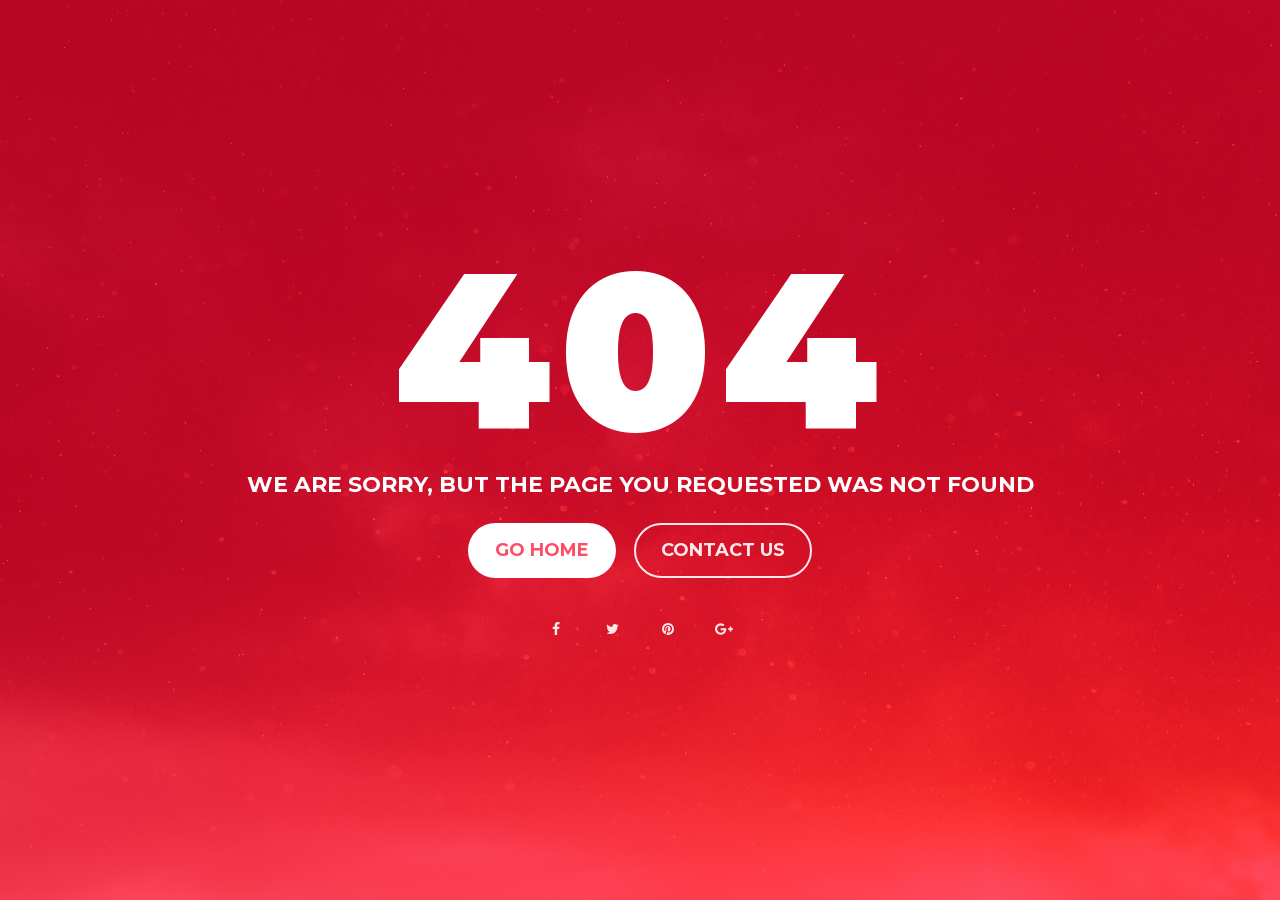
<file: SignalRWebUI/wwwroot/colorlib-error-404-16/index.html>
<!DOCTYPE html>
<html lang="en">

<head>
	<meta charset="utf-8">
	<meta http-equiv="X-UA-Compatible" content="IE=edge">
	<meta name="viewport" content="width=device-width, initial-scale=1">

	<title>404 HTML Template by Colorlib</title>

	<link rel="stylesheet" href="css/style.css">
</head>

<body>

	<div id="notfound">
		<div class="notfound-bg"></div>
		<div class="notfound">
			<div class="notfound-404">
				<h1>404</h1>
			</div>
			<h2>we are sorry, but the page you requested was not found</h2>
			<a href="#" class="home-btn">Go Home</a>
			<a href="#" class="contact-btn">Contact us</a>
			<div class="notfound-social">
				<a href="#"><i class="fa fa-facebook"><svg class="cl-icon" viewBox="0 0 1024 1792" style="vertical-align:-0.1429em" aria-hidden="true" focusable="false"><g transform="translate(0,1536) scale(1,-1)"><path d="M959 1524V1260H802Q716 1260 686.0 1224.0Q656 1188 656 1116V927H949L910 631H656V-128H350V631H95V927H350V1145Q350 1331 454.0 1433.5Q558 1536 731 1536Q878 1536 959 1524Z"/></g></svg></i></a>
				<a href="#"><i class="fa fa-twitter"><svg class="cl-icon" viewBox="0 0 1664 1792" style="vertical-align:-0.1429em" aria-hidden="true" focusable="false"><g transform="translate(0,1536) scale(1,-1)"><path d="M1620 1128Q1553 1030 1458 961Q1459 947 1459 919Q1459 789 1421.0 659.5Q1383 530 1305.5 411.0Q1228 292 1121.0 200.5Q1014 109 863.0 54.5Q712 0 540 0Q269 0 44 145Q79 141 122 141Q347 141 523 279Q418 281 335.0 343.5Q252 406 221 503Q254 498 282 498Q325 498 367 509Q255 532 181.5 620.5Q108 709 108 826V830Q176 792 254 789Q188 833 149.0 904.0Q110 975 110 1058Q110 1146 154 1221Q275 1072 448.5 982.5Q622 893 820 883Q812 921 812 957Q812 1091 906.5 1185.5Q1001 1280 1135 1280Q1275 1280 1371 1178Q1480 1199 1576 1256Q1539 1141 1434 1078Q1527 1088 1620 1128Z"/></g></svg></i></a>
				<a href="#"><i class="fa fa-pinterest"><svg class="cl-icon" viewBox="0 0 1536 1792" style="vertical-align:-0.1429em" aria-hidden="true" focusable="false"><g transform="translate(0,1536) scale(1,-1)"><path d="M768 -128Q657 -128 550 -96Q609 -3 628 68Q637 102 682 279Q702 240 755.0 211.5Q808 183 869 183Q990 183 1085.0 251.5Q1180 320 1232.0 440.0Q1284 560 1284 710Q1284 824 1224.5 924.0Q1165 1024 1052.0 1087.0Q939 1150 797 1150Q692 1150 601.0 1121.0Q510 1092 446.5 1044.0Q383 996 337.5 933.5Q292 871 270.5 804.0Q249 737 249 670Q249 566 289.0 487.0Q329 408 406 376Q436 364 444 396Q446 403 452.0 427.0Q458 451 460 457Q466 480 449 500Q398 561 398 651Q398 802 502.5 910.5Q607 1019 776 1019Q927 1019 1011.5 937.0Q1096 855 1096 724Q1096 554 1027.5 435.0Q959 316 852 316Q791 316 754.0 359.5Q717 403 731 464Q739 499 757.5 557.5Q776 616 787.5 660.5Q799 705 799 736Q799 786 772.0 819.0Q745 852 695 852Q633 852 590.0 795.0Q547 738 547 653Q547 580 572 531L473 113Q456 43 460 -64Q254 27 127.0 217.0Q0 407 0 640Q0 849 103.0 1025.5Q206 1202 382.5 1305.0Q559 1408 768.0 1408.0Q977 1408 1153.5 1305.0Q1330 1202 1433.0 1025.5Q1536 849 1536.0 640.0Q1536 431 1433.0 254.5Q1330 78 1153.5 -25.0Q977 -128 768 -128Z"/></g></svg></i></a>
				<a href="#"><i class="fa fa-google-plus"><svg class="cl-icon" viewBox="0 0 2304 1792" style="vertical-align:-0.1429em" aria-hidden="true" focusable="false"><g transform="translate(0,1536) scale(1,-1)"><path d="M1437 623Q1437 415 1350.0 252.5Q1263 90 1102.0 -1.5Q941 -93 733 -93Q584 -93 448.0 -35.0Q312 23 214.0 121.0Q116 219 58.0 355.0Q0 491 0.0 640.0Q0 789 58.0 925.0Q116 1061 214.0 1159.0Q312 1257 448.0 1315.0Q584 1373 733 1373Q1019 1373 1224 1181L1025 990Q908 1103 733 1103Q610 1103 505.5 1041.0Q401 979 340.0 872.5Q279 766 279.0 640.0Q279 514 340.0 407.5Q401 301 505.5 239.0Q610 177 733 177Q816 177 885.5 200.0Q955 223 1000.0 257.5Q1045 292 1078.5 336.0Q1112 380 1127.5 419.0Q1143 458 1149 493H733V745H1425Q1437 682 1437 623ZM2304 745V535H2095V326H1885V535H1676V745H1885V954H2095V745Z"/></g></svg></i></a>
			</div>
		</div>
	</div>

</body><!-- This templates was made by Colorlib (https://colorlib.com) -->

</html>
</file>
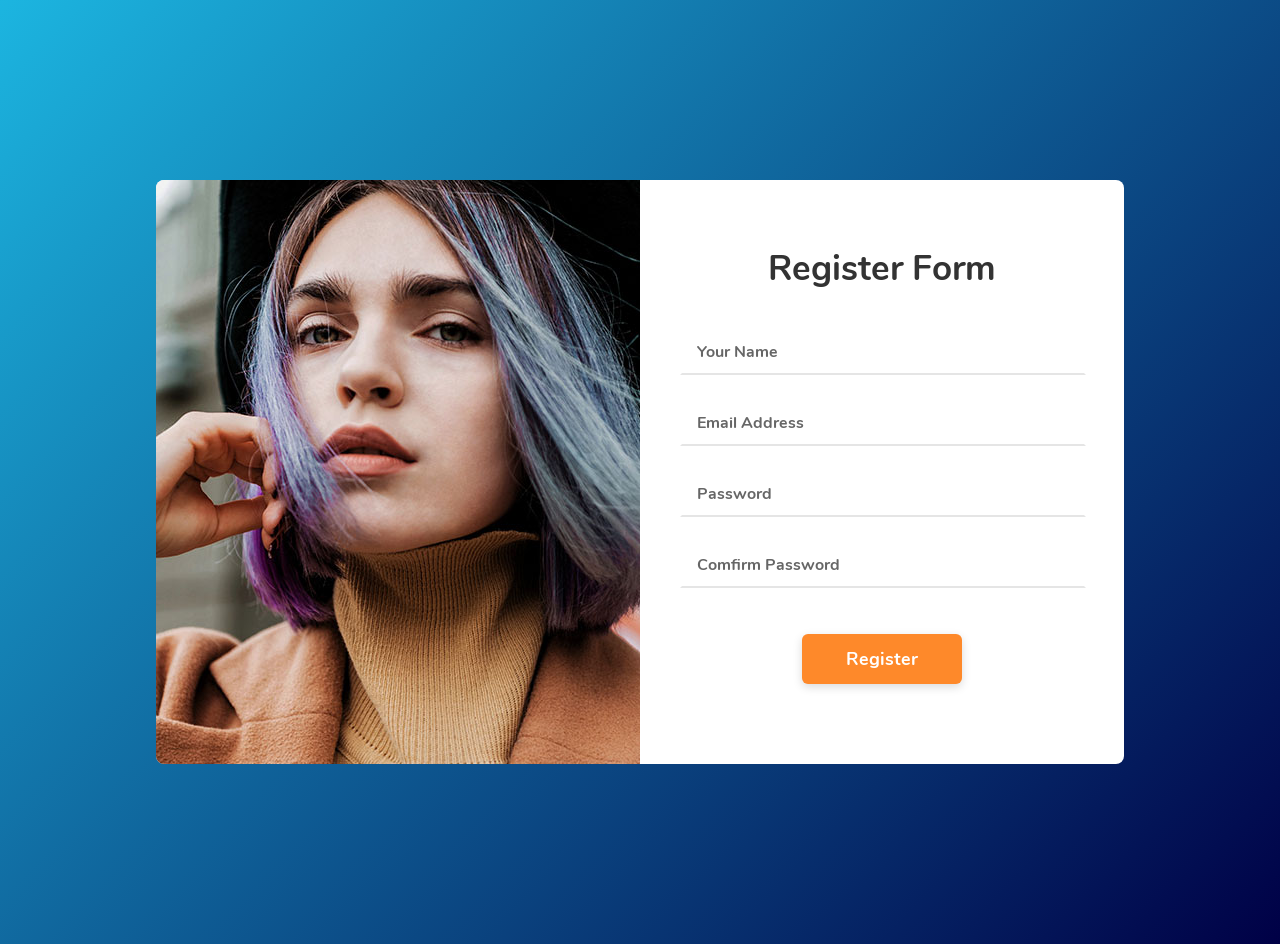
<file: SignalRWebUI/wwwroot/colorlib-regform-32/index.html>
<!DOCTYPE html>
<html>
<head>
	<meta charset="utf-8">
	<title>Form-v6 by Colorlib</title>
	<!-- Mobile Specific Metas -->
	<meta name="viewport" content="width=device-width, initial-scale=1, maximum-scale=1">
	<!-- Font-->
	<link rel="stylesheet" type="text/css" href="css/nunito-font.css">
	<!-- Main Style Css -->
    <link rel="stylesheet" href="css/style.css"/>
</head>
<body class="form-v6">
	<div class="page-content">
		<div class="form-v6-content">
			<div class="form-left">
				<img src="images/form-v6.jpg" alt="form">
			</div>
			<form class="form-detail" action="#" method="post">
				<h2>Register Form</h2>
				<div class="form-row">
					<input type="text" name="full-name" id="full-name" class="input-text" placeholder="Your Name" required>
				</div>
				<div class="form-row">
					<input type="text" name="your-email" id="your-email" class="input-text" placeholder="Email Address" required pattern="[^@]+@[^@]+.[a-zA-Z]{2,6}">
				</div>
				<div class="form-row">
					<input type="password" name="password" id="password" class="input-text" placeholder="Password" required>
				</div>
				<div class="form-row">
					<input type="password" name="comfirm-password" id="comfirm-password" class="input-text" placeholder="Comfirm Password" required>
				</div>
				<div class="form-row-last">
					<input type="submit" name="register" class="register" value="Register">
				</div>
			</form>
		</div>
	</div>
</body><!-- This templates was made by Colorlib (https://colorlib.com) -->
</html>
</file>
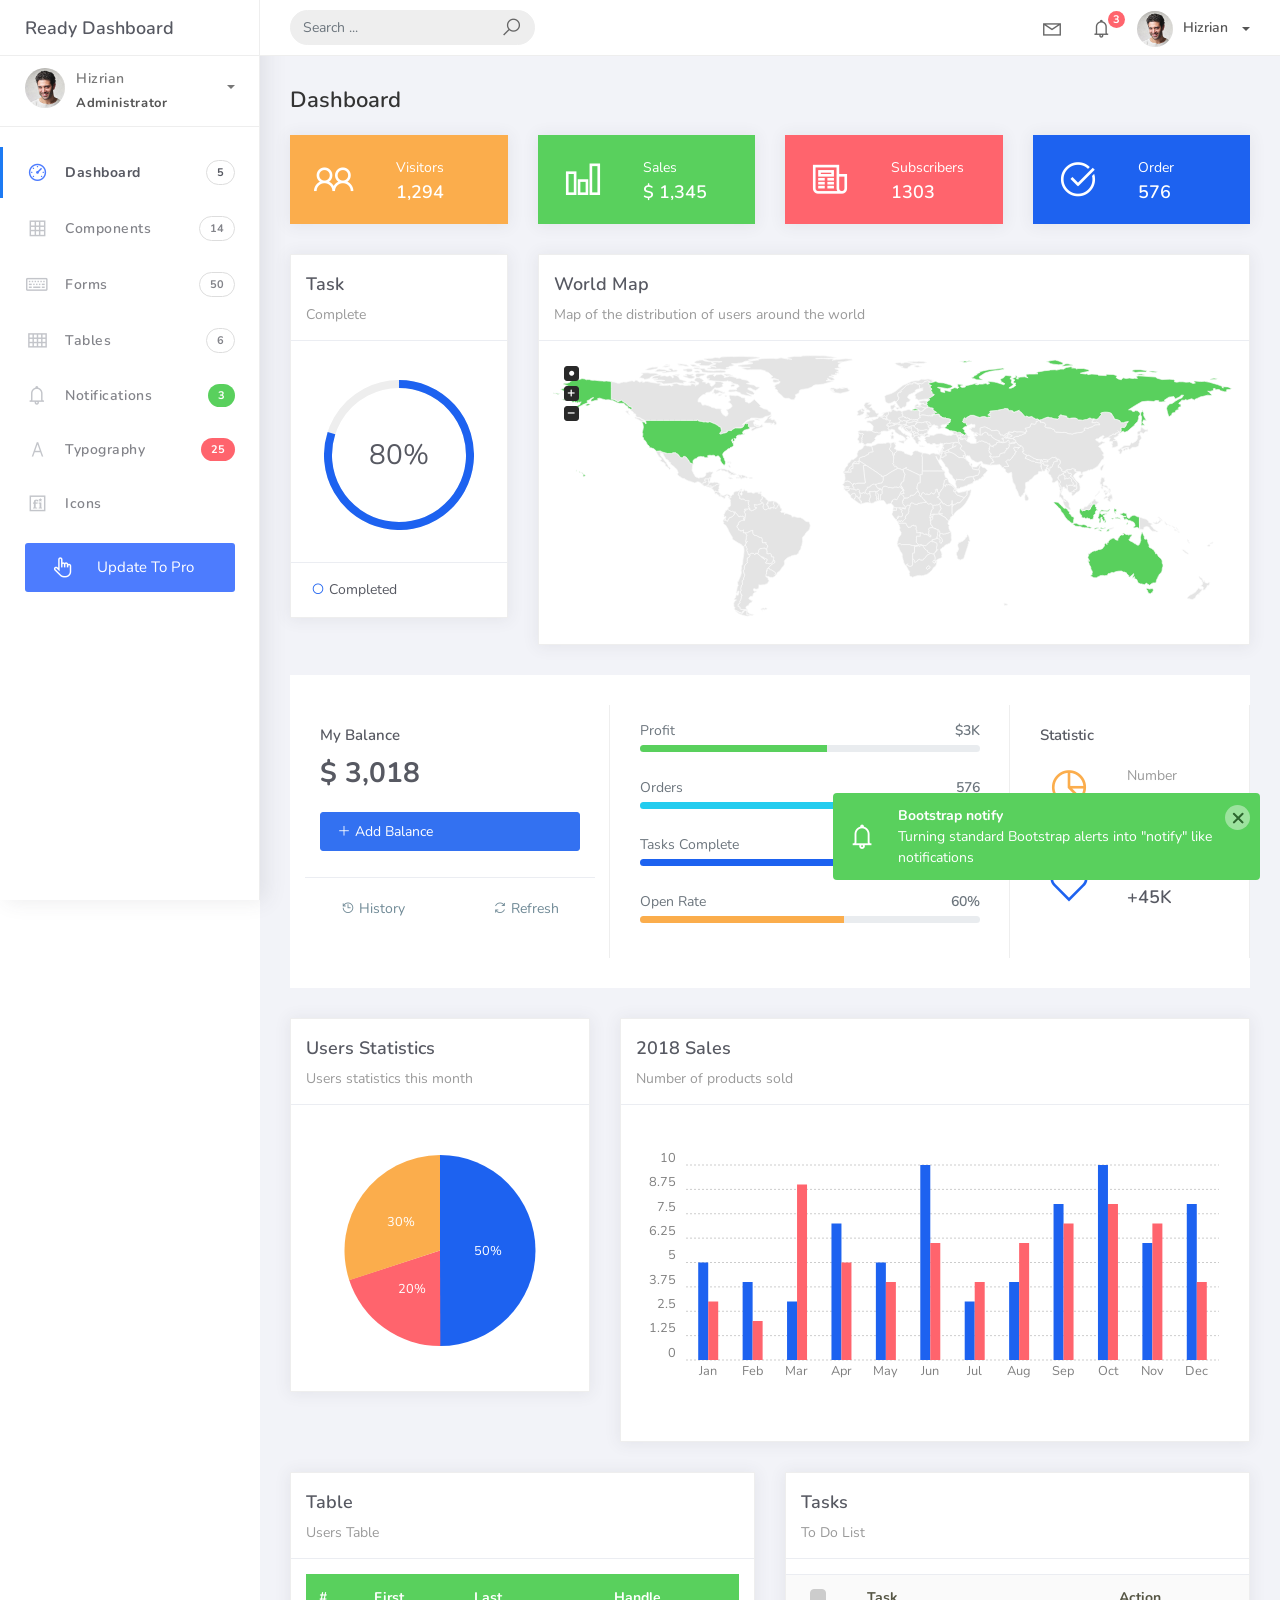
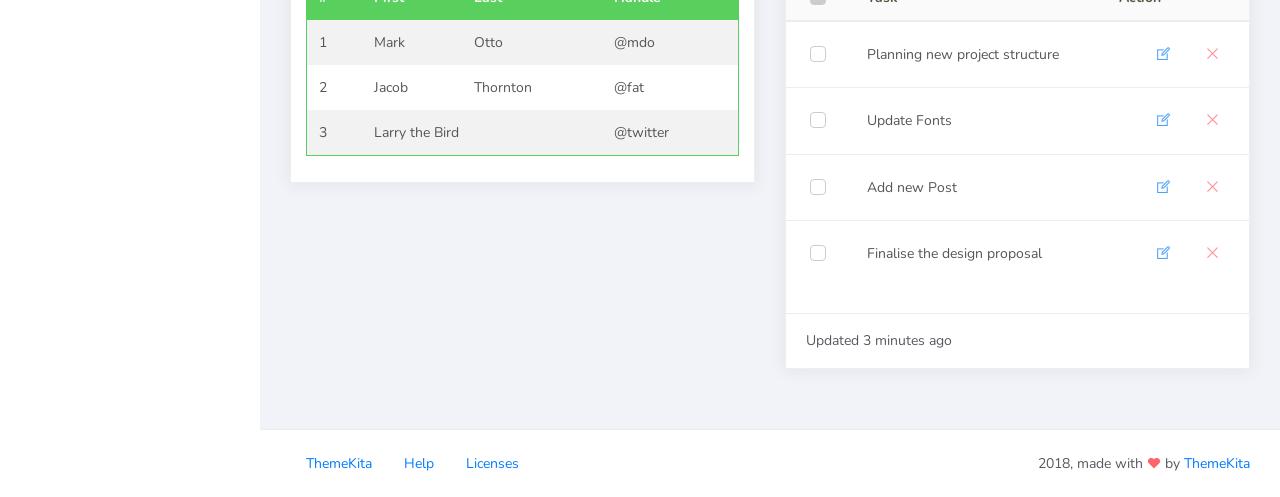
<file: SignalRWebUI/wwwroot/Ready-Bootstrap-Dashboard-master/examples/index.html>
<!DOCTYPE html>
<html>
<head>
	<meta http-equiv="X-UA-Compatible" content="IE=edge,chrome=1" />
	<title>Ready Bootstrap Dashboard</title>
	<meta content='width=device-width, initial-scale=1.0, maximum-scale=1.0, user-scalable=0, shrink-to-fit=no' name='viewport' />
	<link rel="stylesheet" href="../assets/css/bootstrap.min.css">
	<link rel="stylesheet" href="https://fonts.googleapis.com/css?family=Nunito:200,200i,300,300i,400,400i,600,600i,700,700i,800,800i,900,900i">
	<link rel="stylesheet" href="../assets/css/ready.css">
	<link rel="stylesheet" href="../assets/css/demo.css">
</head>
<body>
	<div class="wrapper">
		<div class="main-header">
			<div class="logo-header">
				<a href="index.html" class="logo">
					Ready Dashboard
				</a>
				<button class="navbar-toggler sidenav-toggler ml-auto" type="button" data-toggle="collapse" data-target="collapse" aria-controls="sidebar" aria-expanded="false" aria-label="Toggle navigation">
					<span class="navbar-toggler-icon"></span>
				</button>
				<button class="topbar-toggler more"><i class="la la-ellipsis-v"></i></button>
			</div>
			<nav class="navbar navbar-header navbar-expand-lg">
				<div class="container-fluid">
					
					<form class="navbar-left navbar-form nav-search mr-md-3" action="">
						<div class="input-group">
							<input type="text" placeholder="Search ..." class="form-control">
							<div class="input-group-append">
								<span class="input-group-text">
									<i class="la la-search search-icon"></i>
								</span>
							</div>
						</div>
					</form>
					<ul class="navbar-nav topbar-nav ml-md-auto align-items-center">
						<li class="nav-item dropdown hidden-caret">
							<a class="nav-link dropdown-toggle" href="#" id="navbarDropdown" role="button" data-toggle="dropdown" aria-haspopup="true" aria-expanded="false">
								<i class="la la-envelope"></i>
							</a>
							<div class="dropdown-menu" aria-labelledby="navbarDropdown">
								<a class="dropdown-item" href="#">Action</a>
								<a class="dropdown-item" href="#">Another action</a>
								<div class="dropdown-divider"></div>
								<a class="dropdown-item" href="#">Something else here</a>
							</div>
						</li>
						<li class="nav-item dropdown hidden-caret">
							<a class="nav-link dropdown-toggle" href="#" id="navbarDropdown" role="button" data-toggle="dropdown" aria-haspopup="true" aria-expanded="false">
								<i class="la la-bell"></i>
								<span class="notification">3</span>
							</a>
							<ul class="dropdown-menu notif-box" aria-labelledby="navbarDropdown">
								<li>
									<div class="dropdown-title">You have 4 new notification</div>
								</li>
								<li>
									<div class="notif-center">
										<a href="#">
											<div class="notif-icon notif-primary"> <i class="la la-user-plus"></i> </div>
											<div class="notif-content">
												<span class="block">
													New user registered
												</span>
												<span class="time">5 minutes ago</span> 
											</div>
										</a>
										<a href="#">
											<div class="notif-icon notif-success"> <i class="la la-comment"></i> </div>
											<div class="notif-content">
												<span class="block">
													Rahmad commented on Admin
												</span>
												<span class="time">12 minutes ago</span> 
											</div>
										</a>
										<a href="#">
											<div class="notif-img"> 
												<img src="../assets/img/profile2.jpg" alt="Img Profile">
											</div>
											<div class="notif-content">
												<span class="block">
													Reza send messages to you
												</span>
												<span class="time">12 minutes ago</span> 
											</div>
										</a>
										<a href="#">
											<div class="notif-icon notif-danger"> <i class="la la-heart"></i> </div>
											<div class="notif-content">
												<span class="block">
													Farrah liked Admin
												</span>
												<span class="time">17 minutes ago</span> 
											</div>
										</a>
									</div>
								</li>
								<li>
									<a class="see-all" href="javascript:void(0);"> <strong>See all notifications</strong> <i class="la la-angle-right"></i> </a>
								</li>
							</ul>
						</li>
						<li class="nav-item dropdown">
							<a class="dropdown-toggle profile-pic" data-toggle="dropdown" href="#" aria-expanded="false"> <img src="../assets/img/profile.jpg" alt="user-img" width="36" class="img-circle"><span >Hizrian</span></span> </a>
							<ul class="dropdown-menu dropdown-user">
								<li>
									<div class="user-box">
										<div class="u-img"><img src="../assets/img/profile.jpg" alt="user"></div>
										<div class="u-text">
											<h4>Hizrian</h4>
											<p class="text-muted">hello@themekita.com</p><a href="profile.html" class="btn btn-rounded btn-danger btn-sm">View Profile</a></div>
										</div>
									</li>
									<div class="dropdown-divider"></div>
									<a class="dropdown-item" href="#"><i class="ti-user"></i> My Profile</a>
									<a class="dropdown-item" href="#"></i> My Balance</a>
									<a class="dropdown-item" href="#"><i class="ti-email"></i> Inbox</a>
									<div class="dropdown-divider"></div>
									<a class="dropdown-item" href="#"><i class="ti-settings"></i> Account Setting</a>
									<div class="dropdown-divider"></div>
									<a class="dropdown-item" href="#"><i class="fa fa-power-off"></i> Logout</a>
								</ul>
								<!-- /.dropdown-user -->
							</li>
						</ul>
					</div>
				</nav>
			</div>
			<div class="sidebar">
				<div class="scrollbar-inner sidebar-wrapper">
					<div class="user">
						<div class="photo">
							<img src="../assets/img/profile.jpg">
						</div>
						<div class="info">
							<a class="" data-toggle="collapse" href="#collapseExample" aria-expanded="true">
								<span>
									Hizrian
									<span class="user-level">Administrator</span>
									<span class="caret"></span>
								</span>
							</a>
							<div class="clearfix"></div>

							<div class="collapse in" id="collapseExample" aria-expanded="true" style="">
								<ul class="nav">
									<li>
										<a href="#profile">
											<span class="link-collapse">My Profile</span>
										</a>
									</li>
									<li>
										<a href="#edit">
											<span class="link-collapse">Edit Profile</span>
										</a>
									</li>
									<li>
										<a href="#settings">
											<span class="link-collapse">Settings</span>
										</a>
									</li>
								</ul>
							</div>
						</div>
					</div>
					<ul class="nav">
						<li class="nav-item active">
							<a href="index.html">
								<i class="la la-dashboard"></i>
								<p>Dashboard</p>
								<span class="badge badge-count">5</span>
							</a>
						</li>
						<li class="nav-item">
							<a href="components.html">
								<i class="la la-table"></i>
								<p>Components</p>
								<span class="badge badge-count">14</span>
							</a>
						</li>
						<li class="nav-item">
							<a href="forms.html">
								<i class="la la-keyboard-o"></i>
								<p>Forms</p>
								<span class="badge badge-count">50</span>
							</a>
						</li>
						<li class="nav-item">
							<a href="tables.html">
								<i class="la la-th"></i>
								<p>Tables</p>
								<span class="badge badge-count">6</span>
							</a>
						</li>
						<li class="nav-item">
							<a href="notifications.html">
								<i class="la la-bell"></i>
								<p>Notifications</p>
								<span class="badge badge-success">3</span>
							</a>
						</li>
						<li class="nav-item">
							<a href="typography.html">
								<i class="la la-font"></i>
								<p>Typography</p>
								<span class="badge badge-danger">25</span>
							</a>
						</li>
						<li class="nav-item">
							<a href="icons.html">
								<i class="la la-fonticons"></i>
								<p>Icons</p>
							</a>
						</li>
						<li class="nav-item update-pro">
							<button  data-toggle="modal" data-target="#modalUpdate">
								<i class="la la-hand-pointer-o"></i>
								<p>Update To Pro</p>
							</button>
						</li>
					</ul>
				</div>
			</div>
			<div class="main-panel">
				<div class="content">
					<div class="container-fluid">
						<h4 class="page-title">Dashboard</h4>
						<div class="row">
							<div class="col-md-3">
								<div class="card card-stats card-warning">
									<div class="card-body ">
										<div class="row">
											<div class="col-5">
												<div class="icon-big text-center">
													<i class="la la-users"></i>
												</div>
											</div>
											<div class="col-7 d-flex align-items-center">
												<div class="numbers">
													<p class="card-category">Visitors</p>
													<h4 class="card-title">1,294</h4>
												</div>
											</div>
										</div>
									</div>
								</div>
							</div>
							<div class="col-md-3">
								<div class="card card-stats card-success">
									<div class="card-body ">
										<div class="row">
											<div class="col-5">
												<div class="icon-big text-center">
													<i class="la la-bar-chart"></i>
												</div>
											</div>
											<div class="col-7 d-flex align-items-center">
												<div class="numbers">
													<p class="card-category">Sales</p>
													<h4 class="card-title">$ 1,345</h4>
												</div>
											</div>
										</div>
									</div>
								</div>
							</div>
							<div class="col-md-3">
								<div class="card card-stats card-danger">
									<div class="card-body">
										<div class="row">
											<div class="col-5">
												<div class="icon-big text-center">
													<i class="la la-newspaper-o"></i>
												</div>
											</div>
											<div class="col-7 d-flex align-items-center">
												<div class="numbers">
													<p class="card-category">Subscribers</p>
													<h4 class="card-title">1303</h4>
												</div>
											</div>
										</div>
									</div>
								</div>
							</div>
							<div class="col-md-3">
								<div class="card card-stats card-primary">
									<div class="card-body ">
										<div class="row">
											<div class="col-5">
												<div class="icon-big text-center">
													<i class="la la-check-circle"></i>
												</div>
											</div>
											<div class="col-7 d-flex align-items-center">
												<div class="numbers">
													<p class="card-category">Order</p>
													<h4 class="card-title">576</h4>
												</div>
											</div>
										</div>
									</div>
								</div>
							</div>
<!-- 							<div class="col-md-3">
								<div class="card card-stats">
									<div class="card-body ">
										<div class="row">
											<div class="col-5">
												<div class="icon-big text-center icon-warning">
													<i class="la la-pie-chart text-warning"></i>
												</div>
											</div>
											<div class="col-7 d-flex align-items-center">
												<div class="numbers">
													<p class="card-category">Number</p>
													<h4 class="card-title">150GB</h4>
												</div>
											</div>
										</div>
									</div>
								</div>
							</div>
							<div class="col-md-3">
								<div class="card card-stats">
									<div class="card-body ">
										<div class="row">
											<div class="col-5">
												<div class="icon-big text-center">
													<i class="la la-bar-chart text-success"></i>
												</div>
											</div>
											<div class="col-7 d-flex align-items-center">
												<div class="numbers">
													<p class="card-category">Revenue</p>
													<h4 class="card-title">$ 1,345</h4>
												</div>
											</div>
										</div>
									</div>
								</div>
							</div>
							<div class="col-md-3">
								<div class="card card-stats">
									<div class="card-body">
										<div class="row">
											<div class="col-5">
												<div class="icon-big text-center">
													<i class="la la-times-circle-o text-danger"></i>
												</div>
											</div>
											<div class="col-7 d-flex align-items-center">
												<div class="numbers">
													<p class="card-category">Errors</p>
													<h4 class="card-title">23</h4>
												</div>
											</div>
										</div>
									</div>
								</div>
							</div>
							<div class="col-md-3">
								<div class="card card-stats">
									<div class="card-body">
										<div class="row">
											<div class="col-5">
												<div class="icon-big text-center">
													<i class="la la-heart-o text-primary"></i>
												</div>
											</div>
											<div class="col-7 d-flex align-items-center">
												<div class="numbers">
													<p class="card-category">Followers</p>
													<h4 class="card-title">+45K</h4>
												</div>
											</div>
										</div>
									</div>
								</div>
							</div> -->
						</div>
						<div class="row">
							<div class="col-md-3">
								<div class="card">
									<div class="card-header">
										<h4 class="card-title">Task</h4>
										<p class="card-category">Complete</p>
									</div>
									<div class="card-body">
										<div id="task-complete" class="chart-circle mt-4 mb-3"></div>
									</div>
									<div class="card-footer">
										<div class="legend"><i class="la la-circle text-primary"></i> Completed</div>
									</div>
								</div>
							</div>
							<div class="col-md-9">
								<div class="card">
									<div class="card-header">
										<h4 class="card-title">World Map</h4>
										<p class="card-category">
										Map of the distribution of users around the world</p>
									</div>
									<div class="card-body">
										<div class="mapcontainer">
											<div class="map">
												<span>Alternative content for the map</span>
											</div>
										</div>
									</div>
								</div>
							</div>
						</div>
						<div class="row row-card-no-pd">
							<div class="col-md-4">
								<div class="card">
									<div class="card-body">
										<p class="fw-bold mt-1">My Balance</p>
										<h4><b>$ 3,018</b></h4>
										<a href="#" class="btn btn-primary btn-full text-left mt-3 mb-3"><i class="la la-plus"></i> Add Balance</a>
									</div>
									<div class="card-footer">
										<ul class="nav">
											<li class="nav-item"><a class="btn btn-default btn-link" href="#"><i class="la la-history"></i> History</a></li>
											<li class="nav-item ml-auto"><a class="btn btn-default btn-link" href="#"><i class="la la-refresh"></i> Refresh</a></li>
										</ul>
									</div>
								</div>
							</div>
							<div class="col-md-5">
								<div class="card">
									<div class="card-body">
										<div class="progress-card">
											<div class="d-flex justify-content-between mb-1">
												<span class="text-muted">Profit</span>
												<span class="text-muted fw-bold"> $3K</span>
											</div>
											<div class="progress mb-2" style="height: 7px;">
												<div class="progress-bar bg-success" role="progressbar" style="width: 55%" aria-valuenow="55" aria-valuemin="0" aria-valuemax="100" data-toggle="tooltip" data-placement="top" title="55%"></div>
											</div>
										</div>
										<div class="progress-card">
											<div class="d-flex justify-content-between mb-1">
												<span class="text-muted">Orders</span>
												<span class="text-muted fw-bold"> 576</span>
											</div>
											<div class="progress mb-2" style="height: 7px;">
												<div class="progress-bar bg-info" role="progressbar" style="width: 65%" aria-valuenow="60" aria-valuemin="0" aria-valuemax="100" data-toggle="tooltip" data-placement="top" title="65%"></div>
											</div>
										</div>
										<div class="progress-card">
											<div class="d-flex justify-content-between mb-1">
												<span class="text-muted">Tasks Complete</span>
												<span class="text-muted fw-bold"> 70%</span>
											</div>
											<div class="progress mb-2" style="height: 7px;">
												<div class="progress-bar bg-primary" role="progressbar" style="width: 70%" aria-valuenow="70" aria-valuemin="0" aria-valuemax="100" data-toggle="tooltip" data-placement="top" title="70%"></div>
											</div>
										</div>
										<div class="progress-card">
											<div class="d-flex justify-content-between mb-1">
												<span class="text-muted">Open Rate</span>
												<span class="text-muted fw-bold"> 60%</span>
											</div>
											<div class="progress mb-2" style="height: 7px;">
												<div class="progress-bar bg-warning" role="progressbar" style="width: 60%" aria-valuenow="60" aria-valuemin="0" aria-valuemax="100" data-toggle="tooltip" data-placement="top" title="60%"></div>
											</div>
										</div>
									</div>
								</div>
							</div>
							<div class="col-md-3">
								<div class="card card-stats">
									<div class="card-body">
										<p class="fw-bold mt-1">Statistic</p>
										<div class="row">
											<div class="col-5">
												<div class="icon-big text-center icon-warning">
													<i class="la la-pie-chart text-warning"></i>
												</div>
											</div>
											<div class="col-7 d-flex align-items-center">
												<div class="numbers">
													<p class="card-category">Number</p>
													<h4 class="card-title">150GB</h4>
												</div>
											</div>
										</div>
										<hr/>
										<div class="row">
											<div class="col-5">
												<div class="icon-big text-center">
													<i class="la la-heart-o text-primary"></i>
												</div>
											</div>
											<div class="col-7 d-flex align-items-center">
												<div class="numbers">
													<p class="card-category">Followers</p>
													<h4 class="card-title">+45K</h4>
												</div>
											</div>
										</div>
									</div>
								</div>
							</div>
						</div>
						<div class="row">
							<div class="col-md-4">
								<div class="card">
									<div class="card-header">
										<h4 class="card-title">Users Statistics</h4>
										<p class="card-category">
										Users statistics this month</p>
									</div>
									<div class="card-body">
										<div id="monthlyChart" class="chart chart-pie"></div>
									</div>
								</div>
							</div>
							<div class="col-md-8">
								<div class="card">
									<div class="card-header">
										<h4 class="card-title">2018 Sales</h4>
										<p class="card-category">
										Number of products sold</p>
									</div>
									<div class="card-body">
										<div id="salesChart" class="chart"></div>
									</div>
								</div>
							</div>
							<div class="col-md-6">
								<div class="card">
									<div class="card-header ">
										<h4 class="card-title">Table</h4>
										<p class="card-category">Users Table</p>
									</div>
									<div class="card-body">
										<table class="table table-head-bg-success table-striped table-hover">
											<thead>
												<tr>
													<th scope="col">#</th>
													<th scope="col">First</th>
													<th scope="col">Last</th>
													<th scope="col">Handle</th>
												</tr>
											</thead>
											<tbody>
												<tr>
													<td>1</td>
													<td>Mark</td>
													<td>Otto</td>
													<td>@mdo</td>
												</tr>
												<tr>
													<td>2</td>
													<td>Jacob</td>
													<td>Thornton</td>
													<td>@fat</td>
												</tr>
												<tr>
													<td>3</td>
													<td colspan="2">Larry the Bird</td>
													<td>@twitter</td>
												</tr>
											</tbody>
										</table>
									</div>
								</div>
							</div>
							<div class="col-md-6">
								<div class="card card-tasks">
									<div class="card-header ">
										<h4 class="card-title">Tasks</h4>
										<p class="card-category">To Do List</p>
									</div>
									<div class="card-body ">
										<div class="table-full-width">
											<table class="table">
												<thead>
													<tr>
														<th>
															<div class="form-check">
																<label class="form-check-label">
																	<input class="form-check-input  select-all-checkbox" type="checkbox" data-select="checkbox" data-target=".task-select">
																	<span class="form-check-sign"></span>
																</label>
															</div>
														</th>
														<th>Task</th>
														<th>Action</th>
													</tr>
												</thead>
												<tbody>
													<tr>
														<td>
															<div class="form-check">
																<label class="form-check-label">
																	<input class="form-check-input task-select" type="checkbox">
																	<span class="form-check-sign"></span>
																</label>
															</div>
														</td>
														<td>Planning new project structure</td>
														<td class="td-actions text-right">
															<div class="form-button-action">
																<button type="button" data-toggle="tooltip" title="Edit Task" class="btn btn-link <btn-simple-primary">
																	<i class="la la-edit"></i>
																</button>
																<button type="button" data-toggle="tooltip" title="Remove" class="btn btn-link btn-simple-danger">
																	<i class="la la-times"></i>
																</button>
															</div>
														</td>
													</tr>
													<tr>
														<td>
															<div class="form-check">
																<label class="form-check-label">
																	<input class="form-check-input task-select" type="checkbox">
																	<span class="form-check-sign"></span>
																</label>
															</div>
														</td>
														<td>Update Fonts</td>
														<td class="td-actions text-right">
															<div class="form-button-action">
																<button type="button" data-toggle="tooltip" title="Edit Task" class="btn btn-link <btn-simple-primary">
																	<i class="la la-edit"></i>
																</button>
																<button type="button" data-toggle="tooltip" title="Remove" class="btn btn-link btn-simple-danger">
																	<i class="la la-times"></i>
																</button>
															</div>
														</td>
													</tr>
													<tr>
														<td>
															<div class="form-check">
																<label class="form-check-label">
																	<input class="form-check-input task-select" type="checkbox">
																	<span class="form-check-sign"></span>
																</label>
															</div>
														</td>
														<td>Add new Post
														</td>
														<td class="td-actions text-right">
															<div class="form-button-action">
																<button type="button" data-toggle="tooltip" title="Edit Task" class="btn btn-link <btn-simple-primary">
																	<i class="la la-edit"></i>
																</button>
																<button type="button" data-toggle="tooltip" title="Remove" class="btn btn-link btn-simple-danger">
																	<i class="la la-times"></i>
																</button>
															</div>
														</td>
													</tr>
													<tr>
														<td>
															<div class="form-check">
																<label class="form-check-label">
																	<input class="form-check-input task-select" type="checkbox">
																	<span class="form-check-sign"></span>
																</label>
															</div>
														</td>
														<td>Finalise the design proposal</td>
														<td class="td-actions text-right">
															<div class="form-button-action">
																<button type="button" data-toggle="tooltip" title="Edit Task" class="btn btn-link <btn-simple-primary">
																	<i class="la la-edit"></i>
																</button>
																<button type="button" data-toggle="tooltip" title="Remove" class="btn btn-link btn-simple-danger">
																	<i class="la la-times"></i>
																</button>
															</div>
														</td>
													</tr>
												</tbody>
											</table>
										</div>
									</div>
									<div class="card-footer ">
										<div class="stats">
											<i class="now-ui-icons loader_refresh spin"></i> Updated 3 minutes ago
										</div>
									</div>
								</div>
							</div>
						</div>
					</div>
				</div>
				<footer class="footer">
					<div class="container-fluid">
						<nav class="pull-left">
							<ul class="nav">
								<li class="nav-item">
									<a class="nav-link" href="http://www.themekita.com">
										ThemeKita
									</a>
								</li>
								<li class="nav-item">
									<a class="nav-link" href="#">
										Help
									</a>
								</li>
								<li class="nav-item">
									<a class="nav-link" href="#">
										Licenses
									</a>
								</li>
							</ul>
						</nav>
						<div class="copyright ml-auto">
							2018, made with <i class="la la-heart heart text-danger"></i> by <a href="http://www.themekita.com">ThemeKita</a>
						</div>				
					</div>
				</footer>
			</div>
		</div>
	</div>
	<!-- Modal -->
	<div class="modal fade" id="modalUpdate" tabindex="-1" role="dialog" aria-labelledby="modalUpdatePro" aria-hidden="true">
		<div class="modal-dialog modal-dialog-centered" role="document">
			<div class="modal-content">
				<div class="modal-header bg-primary">
					<h6 class="modal-title"><i class="la la-frown-o"></i> Under Development</h6>
					<button type="button" class="close" data-dismiss="modal" aria-label="Close">
						<span aria-hidden="true">&times;</span>
					</button>
				</div>
				<div class="modal-body text-center">									
					<p>Currently the pro version of the <b>Ready Dashboard</b> Bootstrap is in progress development</p>
					<p>
						<b>We'll let you know when it's done</b></p>
				</div>
				<div class="modal-footer">
					<button type="button" class="btn btn-secondary" data-dismiss="modal">Close</button>
				</div>
			</div>
		</div>
	</div>
</body>
<script src="../assets/js/core/jquery.3.2.1.min.js"></script>
<script src="../assets/js/plugin/jquery-ui-1.12.1.custom/jquery-ui.min.js"></script>
<script src="../assets/js/core/popper.min.js"></script>
<script src="../assets/js/core/bootstrap.min.js"></script>
<script src="../assets/js/plugin/chartist/chartist.min.js"></script>
<script src="../assets/js/plugin/chartist/plugin/chartist-plugin-tooltip.min.js"></script>
<script src="../assets/js/plugin/bootstrap-notify/bootstrap-notify.min.js"></script>
<script src="../assets/js/plugin/bootstrap-toggle/bootstrap-toggle.min.js"></script>
<script src="../assets/js/plugin/jquery-mapael/jquery.mapael.min.js"></script>
<script src="../assets/js/plugin/jquery-mapael/maps/world_countries.min.js"></script>
<script src="../assets/js/plugin/chart-circle/circles.min.js"></script>
<script src="../assets/js/plugin/jquery-scrollbar/jquery.scrollbar.min.js"></script>
<script src="../assets/js/ready.min.js"></script>
<script src="../assets/js/demo.js"></script>
</html>
</file>
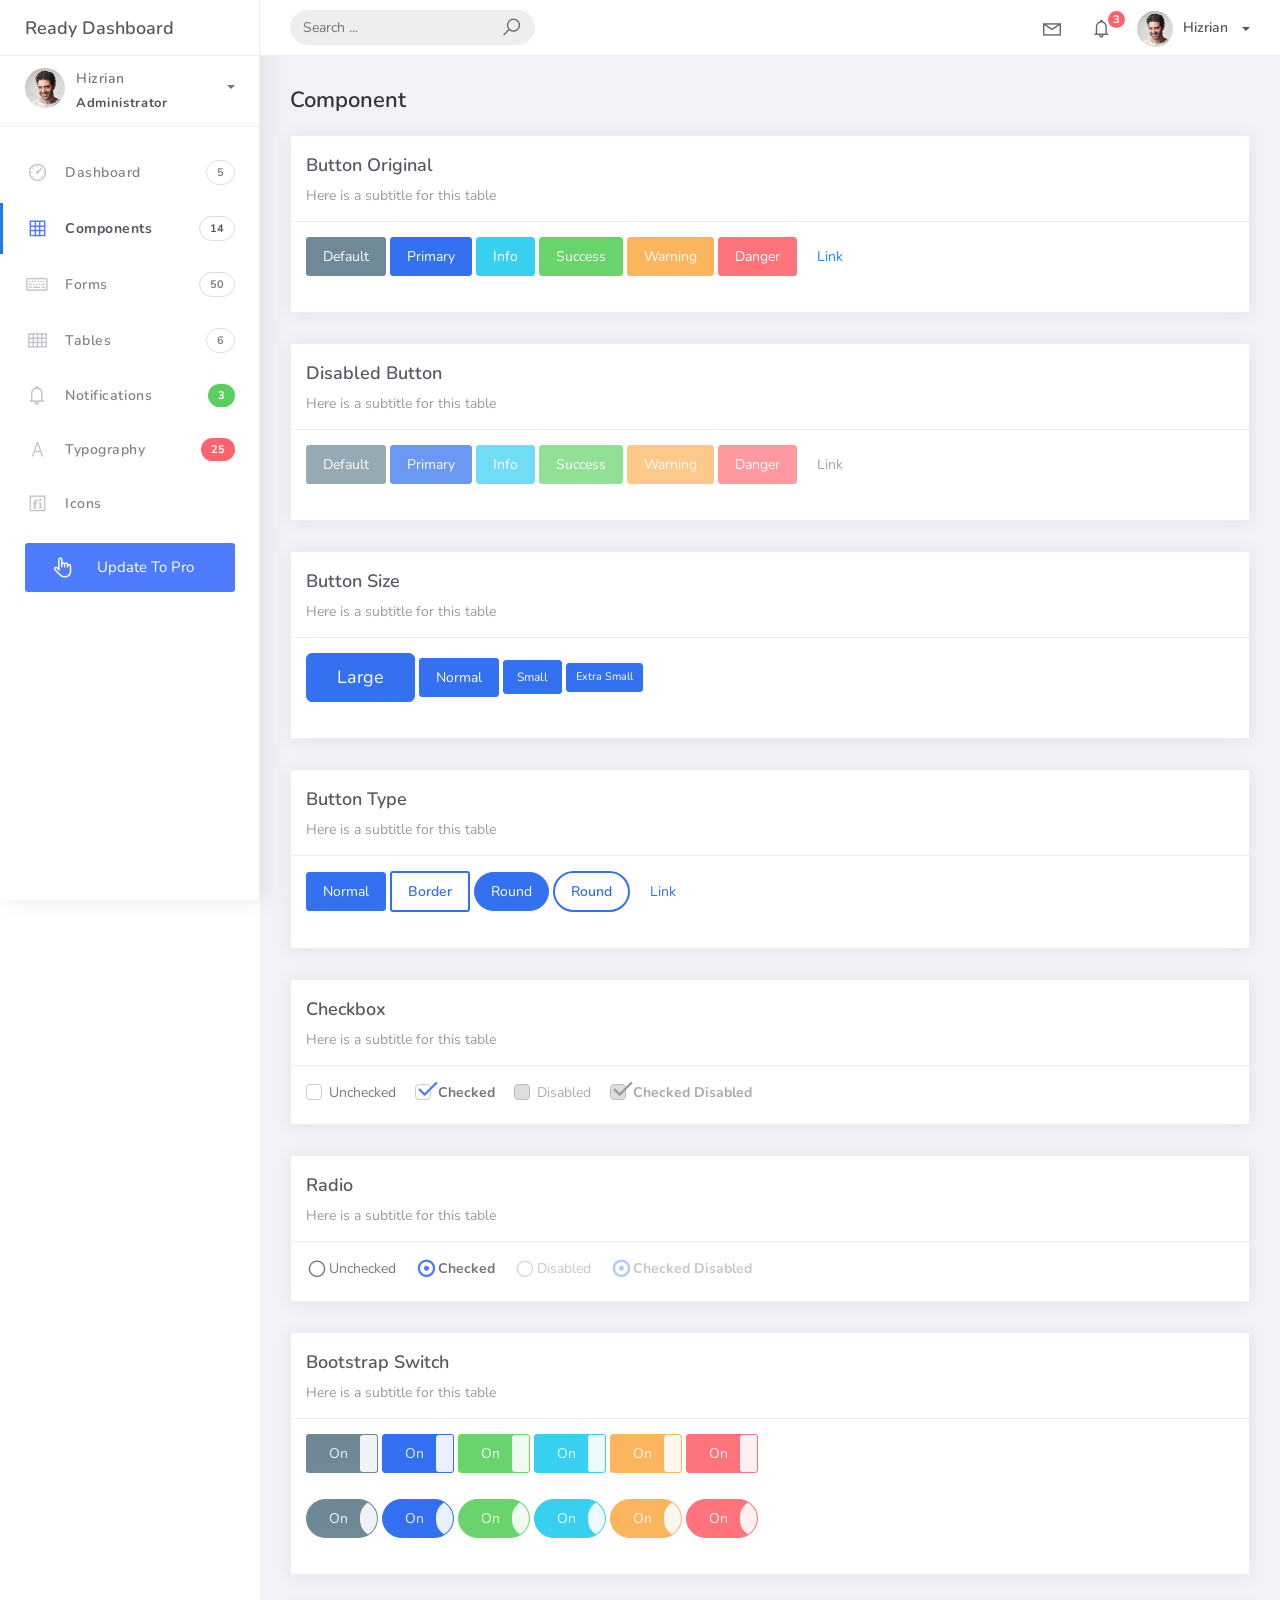
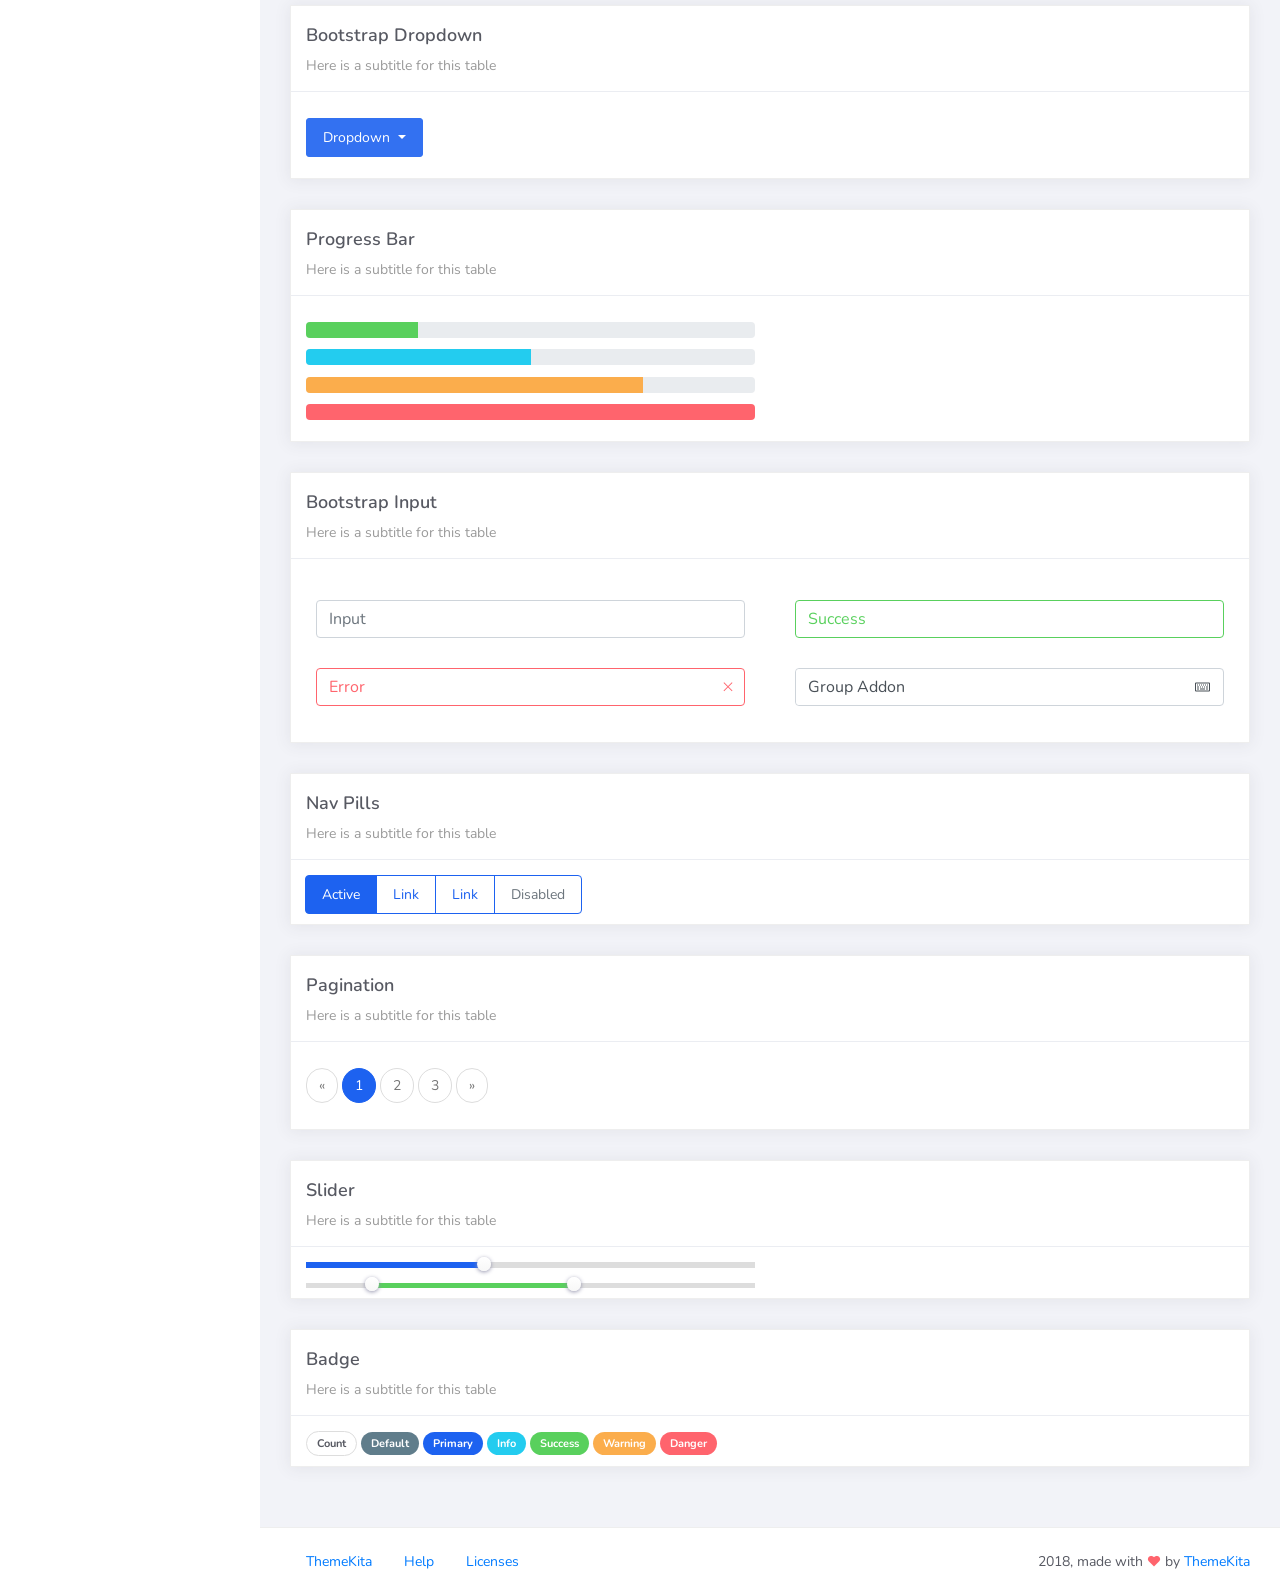
<file: SignalRWebUI/wwwroot/Ready-Bootstrap-Dashboard-master/examples/components.html>
<!DOCTYPE html>
<html>
<head>
	<meta http-equiv="X-UA-Compatible" content="IE=edge,chrome=1" />
	<title>Components - Ready Bootstrap Dashboard</title>
	<meta content='width=device-width, initial-scale=1.0, maximum-scale=1.0, user-scalable=0, shrink-to-fit=no' name='viewport' />
	<link rel="stylesheet" href="../assets/css/bootstrap.min.css">
	<link rel="stylesheet" href="https://fonts.googleapis.com/css?family=Nunito:200,200i,300,300i,400,400i,600,600i,700,700i,800,800i,900,900i">
	<link rel="stylesheet" href="../assets/css/ready.css">
	<link rel="stylesheet" href="../assets/css/demo.css">
</head>
<body>
	<div class="wrapper">
		<div class="main-header">
			<div class="logo-header">
				<a href="index.html" class="logo">
					Ready Dashboard
				</a>
				<button class="navbar-toggler sidenav-toggler ml-auto" type="button" data-toggle="collapse" data-target="collapse" aria-controls="sidebar" aria-expanded="false" aria-label="Toggle navigation">
					<span class="navbar-toggler-icon"></span>
				</button>
				<button class="topbar-toggler more"><i class="la la-ellipsis-v"></i></button>
			</div>
			<nav class="navbar navbar-header navbar-expand-lg">
				<div class="container-fluid">
					
					<form class="navbar-left navbar-form nav-search mr-md-3" action="">
						<div class="input-group">
							<input type="text" placeholder="Search ..." class="form-control">
							<div class="input-group-append">
								<span class="input-group-text">
									<i class="la la-search search-icon"></i>
								</span>
							</div>
						</div>
					</form>
					<ul class="navbar-nav topbar-nav ml-md-auto align-items-center">
						<li class="nav-item dropdown hidden-caret">
							<a class="nav-link dropdown-toggle" href="#" id="navbarDropdown" role="button" data-toggle="dropdown" aria-haspopup="true" aria-expanded="false">
								<i class="la la-envelope"></i>
							</a>
							<div class="dropdown-menu" aria-labelledby="navbarDropdown">
								<a class="dropdown-item" href="#">Action</a>
								<a class="dropdown-item" href="#">Another action</a>
								<div class="dropdown-divider"></div>
								<a class="dropdown-item" href="#">Something else here</a>
							</div>
						</li>
						<li class="nav-item dropdown hidden-caret">
							<a class="nav-link dropdown-toggle" href="#" id="navbarDropdown" role="button" data-toggle="dropdown" aria-haspopup="true" aria-expanded="false">
								<i class="la la-bell"></i>
								<span class="notification">3</span>
							</a>
							<ul class="dropdown-menu notif-box" aria-labelledby="navbarDropdown">
								<li>
									<div class="dropdown-title">You have 4 new notification</div>
								</li>
								<li>
									<div class="notif-center">
										<a href="#">
											<div class="notif-icon notif-primary"> <i class="la la-user-plus"></i> </div>
											<div class="notif-content">
												<span class="block">
													New user registered
												</span>
												<span class="time">5 minutes ago</span> 
											</div>
										</a>
										<a href="#">
											<div class="notif-icon notif-success"> <i class="la la-comment"></i> </div>
											<div class="notif-content">
												<span class="block">
													Rahmad commented on Admin
												</span>
												<span class="time">12 minutes ago</span> 
											</div>
										</a>
										<a href="#">
											<div class="notif-img"> 
												<img src="../assets/img/profile2.jpg" alt="Img Profile">
											</div>
											<div class="notif-content">
												<span class="block">
													Reza send messages to you
												</span>
												<span class="time">12 minutes ago</span> 
											</div>
										</a>
										<a href="#">
											<div class="notif-icon notif-danger"> <i class="la la-heart"></i> </div>
											<div class="notif-content">
												<span class="block">
													Farrah liked Admin
												</span>
												<span class="time">17 minutes ago</span> 
											</div>
										</a>
									</div>
								</li>
								<li>
									<a class="see-all" href="javascript:void(0);"> <strong>See all notifications</strong> <i class="la la-angle-right"></i> </a>
								</li>
							</ul>
						</li>
						<li class="nav-item dropdown">
							<a class="dropdown-toggle profile-pic" data-toggle="dropdown" href="#" aria-expanded="false"> <img src="../assets/img/profile.jpg" alt="user-img" width="36" class="img-circle"><span >Hizrian</span></span> </a>
							<ul class="dropdown-menu dropdown-user">
								<li>
									<div class="user-box">
										<div class="u-img"><img src="../assets/img/profile.jpg" alt="user"></div>
										<div class="u-text">
											<h4>Hizrian</h4>
											<p class="text-muted">hello@themekita.com</p><a href="profile.html" class="btn btn-rounded btn-danger btn-sm">View Profile</a></div>
										</div>
									</li>
									<div class="dropdown-divider"></div>
									<a class="dropdown-item" href="#"><i class="ti-user"></i> My Profile</a>
									<a class="dropdown-item" href="#"></i> My Balance</a>
									<a class="dropdown-item" href="#"><i class="ti-email"></i> Inbox</a>
									<div class="dropdown-divider"></div>
									<a class="dropdown-item" href="#"><i class="ti-settings"></i> Account Setting</a>
									<div class="dropdown-divider"></div>
									<a class="dropdown-item" href="#"><i class="fa fa-power-off"></i> Logout</a>
								</ul>
								<!-- /.dropdown-user -->
							</li>
						</ul>
					</div>
				</nav>
			</div>
			<div class="sidebar">
				<div class="scrollbar-inner sidebar-wrapper">
					<div class="user">
						<div class="photo">
							<img src="../assets/img/profile.jpg">
						</div>
						<div class="info">
							<a class="" data-toggle="collapse" href="#collapseExample" aria-expanded="true">
								<span>
									Hizrian
									<span class="user-level">Administrator</span>
									<span class="caret"></span>
								</span>
							</a>
							<div class="clearfix"></div>

							<div class="collapse in" id="collapseExample" aria-expanded="true" style="">
								<ul class="nav">
									<li>
										<a href="#profile">
											<span class="link-collapse">My Profile</span>
										</a>
									</li>
									<li>
										<a href="#edit">
											<span class="link-collapse">Edit Profile</span>
										</a>
									</li>
									<li>
										<a href="#settings">
											<span class="link-collapse">Settings</span>
										</a>
									</li>
								</ul>
							</div>
						</div>
					</div>
					<ul class="nav">
						<li class="nav-item">
							<a href="index.html">
								<i class="la la-dashboard"></i>
								<p>Dashboard</p>
								<span class="badge badge-count">5</span>
							</a>
						</li>
						<li class="nav-item active">
							<a href="components.html">
								<i class="la la-table"></i>
								<p>Components</p>
								<span class="badge badge-count">14</span>
							</a>
						</li>
						<li class="nav-item">
							<a href="forms.html">
								<i class="la la-keyboard-o"></i>
								<p>Forms</p>
								<span class="badge badge-count">50</span>
							</a>
						</li>
						<li class="nav-item">
							<a href="tables.html">
								<i class="la la-th"></i>
								<p>Tables</p>
								<span class="badge badge-count">6</span>
							</a>
						</li>
						<li class="nav-item">
							<a href="notifications.html">
								<i class="la la-bell"></i>
								<p>Notifications</p>
								<span class="badge badge-success">3</span>
							</a>
						</li>
						<li class="nav-item">
							<a href="typography.html">
								<i class="la la-font"></i>
								<p>Typography</p>
								<span class="badge badge-danger">25</span>
							</a>
						</li>
						<li class="nav-item">
							<a href="icons.html">
								<i class="la la-fonticons"></i>
								<p>Icons</p>
							</a>
						</li>
						<li class="nav-item update-pro">
							<button  data-toggle="modal" data-target="#modalUpdate">
								<i class="la la-hand-pointer-o"></i>
								<p>Update To Pro</p>
							</button>
						</li>
					</ul>
				</div>
			</div>
			<div class="main-panel">
				<div class="content">
					<div class="container-fluid">
						<h4 class="page-title">Component</h4>
						<div class="row">
							<div class="col-md-12">
								<div class="card">
									<div class="card-header">
										<h4 class="card-title">Button Original</h4>
										<p class="card-category">Here is a subtitle for this table</p>
									</div>
									<div class="card-body">
										<p class="demo">
											<button class="btn btn-default">Default</button>

											<button class="btn btn-primary">Primary</button>

											<button class="btn btn-info">Info</button>

											<button class="btn btn-success">Success</button>

											<button class="btn btn-warning">Warning</button>

											<button class="btn btn-danger">Danger</button>

											<button class="btn btn-link">Link</button>
										</p>
									</div>
								</div>
							</div>
							<div class="col-md-12">
								<div class="card">
									<div class="card-header">
										<h4 class="card-title">Disabled Button</h4>
										<p class="card-category">Here is a subtitle for this table</p>
									</div>
									<div class="card-body">
										<p class="demo">
											<button class="btn btn-default" disabled="disabled">Default</button>

											<button class="btn btn-primary" disabled="disabled">Primary</button>

											<button class="btn btn-info" disabled="disabled">Info</button>

											<button class="btn btn-success" disabled="disabled">Success</button>

											<button class="btn btn-warning" disabled="disabled">Warning</button>

											<button class="btn btn-danger" disabled="disabled">Danger</button>

											<button class="btn btn-link" disabled>Link</button>
										</p>
									</div>
								</div>
							</div>
							<div class="col-md-12">
								<div class="card">
									<div class="card-header">
										<h4 class="card-title">Button Size</h4>
										<p class="card-category">Here is a subtitle for this table</p>
									</div>
									<div class="card-body">
										<p class="demo">
											<button class="btn btn-primary btn-lg">Large</button>

											<button class="btn btn-primary">Normal</button>

											<button class="btn btn-primary btn-sm">Small</button>

											<button class="btn btn-primary btn-xs">Extra Small</button>
										</p>
									</div>
								</div>
							</div>
							<div class="col-md-12">
								<div class="card">
									<div class="card-header">
										<h4 class="card-title">Button Type</h4>
										<p class="card-category">Here is a subtitle for this table</p>
									</div>
									<div class="card-body">
										<p class="demo">
											<button class="btn btn-primary">Normal</button>
											<button class="btn btn-primary btn-border">Border</button>

											<button class="btn btn-primary btn-round">Round</button>

											<button class="btn btn-primary btn-border btn-round">Round</button>

											<button class="btn btn-primary btn-link">Link</button>
										</p>
									</div>
								</div>
							</div>
							<div class="col-md-12">
								<div class="card">
									<div class="card-header">
										<h4 class="card-title">Checkbox</h4>
										<p class="card-category">Here is a subtitle for this table</p>
									</div>
									<div class="card-body">
										<p class="demo">
											<label class="form-check-label">
												<input class="form-check-input" type="checkbox" value="">
												<span class="form-check-sign">Unchecked</span>
											</label>

											<label class="form-check-label">
												<input class="form-check-input" type="checkbox" value="" checked>
												<span class="form-check-sign">Checked</span>
											</label>

											<label class="form-check-label">
												<input class="form-check-input" type="checkbox" value="" disabled>
												<span class="form-check-sign">Disabled</span>
											</label>

											<label class="form-check-label">
												<input class="form-check-input" type="checkbox" value="" checked disabled>
												<span class="form-check-sign">Checked Disabled</span>
											</label>
										</p>
									</div>
								</div>
							</div>
							<div class="col-md-12">
								<div class="card">
									<div class="card-header">
										<h4 class="card-title">Radio</h4>
										<p class="card-category">Here is a subtitle for this table</p>
									</div>
									<div class="card-body">
										<p class="demo">
											<label class="form-radio-label">
												<input class="form-radio-input" type="radio" name="optionsRadios" value="">
												<span class="form-radio-sign">Unchecked</span>
											</label>
											<label class="form-radio-label">
												<input class="form-radio-input" type="radio" name="optionsRadios" value="" checked>
												<span class="form-radio-sign">Checked</span>
											</label>
											<label class="form-radio-label">
												<input class="form-radio-input" type="radio" value="" disabled>
												<span class="form-radio-sign">Disabled</span>
											</label>
											<label class="form-radio-label">
												<input class="form-radio-input" type="radio" value="" checked disabled>
												<span class="form-radio-sign">Checked Disabled</span>
											</label>
										</p>
									</div>
								</div>
							</div>
							<div class="col-md-12">
								<div class="card">
									<div class="card-header">
										<h4 class="card-title">Bootstrap Switch</h4>
										<p class="card-category">Here is a subtitle for this table</p>
									</div>
									<div class="card-body">
										<p class="demo">
											<input type="checkbox" checked data-toggle="toggle" data-onstyle="default">
											<input type="checkbox" checked data-toggle="toggle" data-onstyle="primary">
											<input type="checkbox" checked data-toggle="toggle" data-onstyle="success">
											<input type="checkbox" checked data-toggle="toggle" data-onstyle="info">
											<input type="checkbox" checked data-toggle="toggle" data-onstyle="warning">
											<input type="checkbox" checked data-toggle="toggle" data-onstyle="danger">
										</p>
										<p class="demo">
											<input type="checkbox" checked data-toggle="toggle" data-onstyle="default" data-style="btn-round">
											<input type="checkbox" checked data-toggle="toggle" data-onstyle="primary" data-style="btn-round">
											<input type="checkbox" checked data-toggle="toggle" data-onstyle="success" data-style="btn-round">
											<input type="checkbox" checked data-toggle="toggle" data-onstyle="info" data-style="btn-round">
											<input type="checkbox" checked data-toggle="toggle" data-onstyle="warning" data-style="btn-round">
											<input type="checkbox" checked data-toggle="toggle" data-onstyle="danger" data-style="btn-round">
										</p>
									</div>
								</div>
							</div>
							<div class="col-md-12">
								<div class="card">
									<div class="card-header">
										<h4 class="card-title">Bootstrap Dropdown</h4>
										<p class="card-category">Here is a subtitle for this table</p>
									</div>
									<div class="card-body">
										<p class="demo">
											<div class="dropdown">

												<button class="btn btn-primary dropdown-toggle" type="button" id="dropdownMenu1" data-toggle="dropdown">

													Dropdown

												</button>

												<ul class="dropdown-menu" role="menu" aria-labelledby="dropdownMenu">

													<a class="dropdown-item" href="#">Action</a>
													<a class="dropdown-item" href="#">Another action</a>
													<div class="dropdown-divider"></div>
													<a class="dropdown-item" href="#">Something else here</a>

												</ul>

											</div>
										</p>
									</div>
								</div>
							</div>
							<div class="col-md-12">
								<div class="card">
									<div class="card-header">
										<h4 class="card-title">Progress Bar</h4>
										<p class="card-category">Here is a subtitle for this table</p>
									</div>
									<div class="card-body">
										<div class="row">
											<div class="col-md-6">
												<p class="demo">
													<div class="progress">
														<div class="progress-bar bg-success" role="progressbar" style="width: 25%" aria-valuenow="25" aria-valuemin="0" aria-valuemax="100"></div>
													</div>
												</p>
												<p class="demo">
													<div class="progress">
														<div class="progress-bar bg-info" role="progressbar" style="width: 50%" aria-valuenow="50" aria-valuemin="0" aria-valuemax="100"></div>
													</div>
												</p>
												<p class="demo">
													<div class="progress">
														<div class="progress-bar bg-warning" role="progressbar" style="width: 75%" aria-valuenow="75" aria-valuemin="0" aria-valuemax="100"></div>
													</div>
												</p>
												<p class="demo">
													<div class="progress">
														<div class="progress-bar bg-danger" role="progressbar" style="width: 100%" aria-valuenow="100" aria-valuemin="0" aria-valuemax="100"></div>
													</div>
												</p>
											</div>
										</div>
									</div>
								</div>
							</div>
							<div class="col-md-12">
								<div class="card">
									<div class="card-header">
										<h4 class="card-title">Bootstrap Input</h4>
										<p class="card-category">Here is a subtitle for this table</p>
									</div>
									<div class="card-body">
										<p class="demo">
											<div class="row">
												<div class="col-md-6">
													<div class="form-group">

														<input type="text" value="" placeholder="Input" class="form-control" />

													</div>
												</div>

												<div class="col-md-6">
													<div class="form-group has-success">

														<input type="text" value="Success" class="form-control" />

													</div>
												</div>

												<div class="col-md-6">
													<div class="form-group has-error has-feedback">

														<input type="text" value="Error" class="form-control" />

														<span class="la la-times form-control-feedback"></span>

													</div>
												</div>

												<div class="col-md-6">
													<div class="form-group">
														<div class="input-group has-icon">

															<input type="text" value="Group Addon" class="form-control">

															<div class="input-group-append">
																<span class="input-group-text input-group-icon"><i class="la la-keyboard-o"></i></span>
															</div>
														</div>
													</div>
												</div>
											</div>
										</p>
									</div>
								</div>
							</div>
							<div class="col-md-12">
								<div class="card">
									<div class="card-header">
										<h4 class="card-title">Nav Pills</h4>
										<p class="card-category">Here is a subtitle for this table</p>
									</div>
									<div class="card-body">
										<ul class="nav nav-pills nav-primary">
											<li class="nav-item">
												<a class="nav-link active" href="#">Active</a>
											</li>
											<li class="nav-item">
												<a class="nav-link" href="#">Link</a>
											</li>
											<li class="nav-item">
												<a class="nav-link" href="#">Link</a>
											</li>
											<li class="nav-item">
												<a class="nav-link disabled" href="#">Disabled</a>
											</li>
										</ul>
									</div>
								</div>
							</div>
							<div class="col-md-12">
								<div class="card">
									<div class="card-header">
										<h4 class="card-title">Pagination</h4>
										<p class="card-category">Here is a subtitle for this table</p>
									</div>
									<div class="card-body">
										<p class="demo">
											<ul class="pagination pg-primary">
												<li class="page-item">
													<a class="page-link" href="#" aria-label="Previous">
														<span aria-hidden="true">&laquo;</span>
														<span class="sr-only">Previous</span>
													</a>
												</li>
												<li class="page-item active"><a class="page-link" href="#">1</a></li>
												<li class="page-item"><a class="page-link" href="#">2</a></li>
												<li class="page-item"><a class="page-link" href="#">3</a></li>
												<li class="page-item">
													<a class="page-link" href="#" aria-label="Next">
														<span aria-hidden="true">&raquo;</span>
														<span class="sr-only">Next</span>
													</a>
												</li>
											</ul>
										</p>
									</div>
								</div>
							</div>
							<div class="col-md-12">
								<div class="card">
									<div class="card-header">
										<h4 class="card-title">Slider</h4>
										<p class="card-category">Here is a subtitle for this table</p>
									</div>
									<div class="card-body">
										<div class="demo">
											<div class="row">
												<div class="col-md-6">
													<div id="slider" class="slider-primary"></div>

													<div id="slider-range" class="slider-success"></div>
												</div>
											</div>
										</div>
									</div>
								</div>
							</div>
							<div class="col-md-12">
								<div class="card">
									<div class="card-header">
										<h4 class="card-title">Badge</h4>
										<p class="card-category">Here is a subtitle for this table</p>
									</div>
									<div class="card-body">
										<span class="badge badge-count">Count</span>
										<span class="badge badge-default">Default</span>
										<span class="badge badge-primary">Primary</span>
										<span class="badge badge-info">Info</span>
										<span class="badge badge-success">Success</span>
										<span class="badge badge-warning">Warning</span>
										<span class="badge badge-danger">Danger</span>
									</div>
								</div>
							</div>
						</div>
					</div>
				</div>
				<footer class="footer">
					<div class="container-fluid">
						<nav class="pull-left">
							<ul class="nav">
								<li class="nav-item">
									<a class="nav-link" href="http://www.themekita.com">
										ThemeKita
									</a>
								</li>
								<li class="nav-item">
									<a class="nav-link" href="#">
										Help
									</a>
								</li>
								<li class="nav-item">
									<a class="nav-link" href="#">
										Licenses
									</a>
								</li>
							</ul>
						</nav>
						<div class="copyright ml-auto">
							2018, made with <i class="la la-heart heart text-danger"></i> by <a href="http://www.themekita.com">ThemeKita</a>
						</div>				
					</div>
				</footer>
			</div>
		</div>
	</div>
	<!-- Modal -->
	<div class="modal fade" id="modalUpdate" tabindex="-1" role="dialog" aria-labelledby="modalUpdatePro" aria-hidden="true">
		<div class="modal-dialog modal-dialog-centered" role="document">
			<div class="modal-content">
				<div class="modal-header bg-primary">
					<h6 class="modal-title"><i class="la la-frown-o"></i> Under Development</h6>
					<button type="button" class="close" data-dismiss="modal" aria-label="Close">
						<span aria-hidden="true">&times;</span>
					</button>
				</div>
				<div class="modal-body text-center">									
					<p>Currently the pro version of the <b>Ready Dashboard</b> Bootstrap is in progress development</p>
					<p>
					<b>We'll let you know when it's done</b></p>
				</div>
				<div class="modal-footer">
					<button type="button" class="btn btn-secondary" data-dismiss="modal">Close</button>
				</div>
			</div>
		</div>
	</div>
</body>
<script src="../assets/js/core/jquery.3.2.1.min.js"></script>
<script src="../assets/js/plugin/jquery-ui-1.12.1.custom/jquery-ui.min.js"></script>
<script src="../assets/js/core/popper.min.js"></script>
<script src="../assets/js/core/bootstrap.min.js"></script>
<script src="../assets/js/plugin/chartist/chartist.min.js"></script>
<script src="../assets/js/plugin/chartist/plugin/chartist-plugin-tooltip.min.js"></script>
<script src="../assets/js/plugin/bootstrap-notify/bootstrap-notify.min.js"></script>
<script src="../assets/js/plugin/bootstrap-toggle/bootstrap-toggle.min.js"></script>
<script src="../assets/js/plugin/jquery-mapael/jquery.mapael.min.js"></script>
<script src="../assets/js/plugin/jquery-mapael/maps/world_countries.min.js"></script>
<script src="../assets/js/plugin/chart-circle/circles.min.js"></script>
<script src="../assets/js/plugin/jquery-scrollbar/jquery.scrollbar.min.js"></script>
<script src="../assets/js/ready.min.js"></script>
<script>
	$( function() {
		$( "#slider" ).slider({
			range: "min",
			max: 100,
			value: 40,
		});
		$( "#slider-range" ).slider({
			range: true,
			min: 0,
			max: 500,
			values: [ 75, 300 ]
		});
	} );
</script>
</html>
</file>
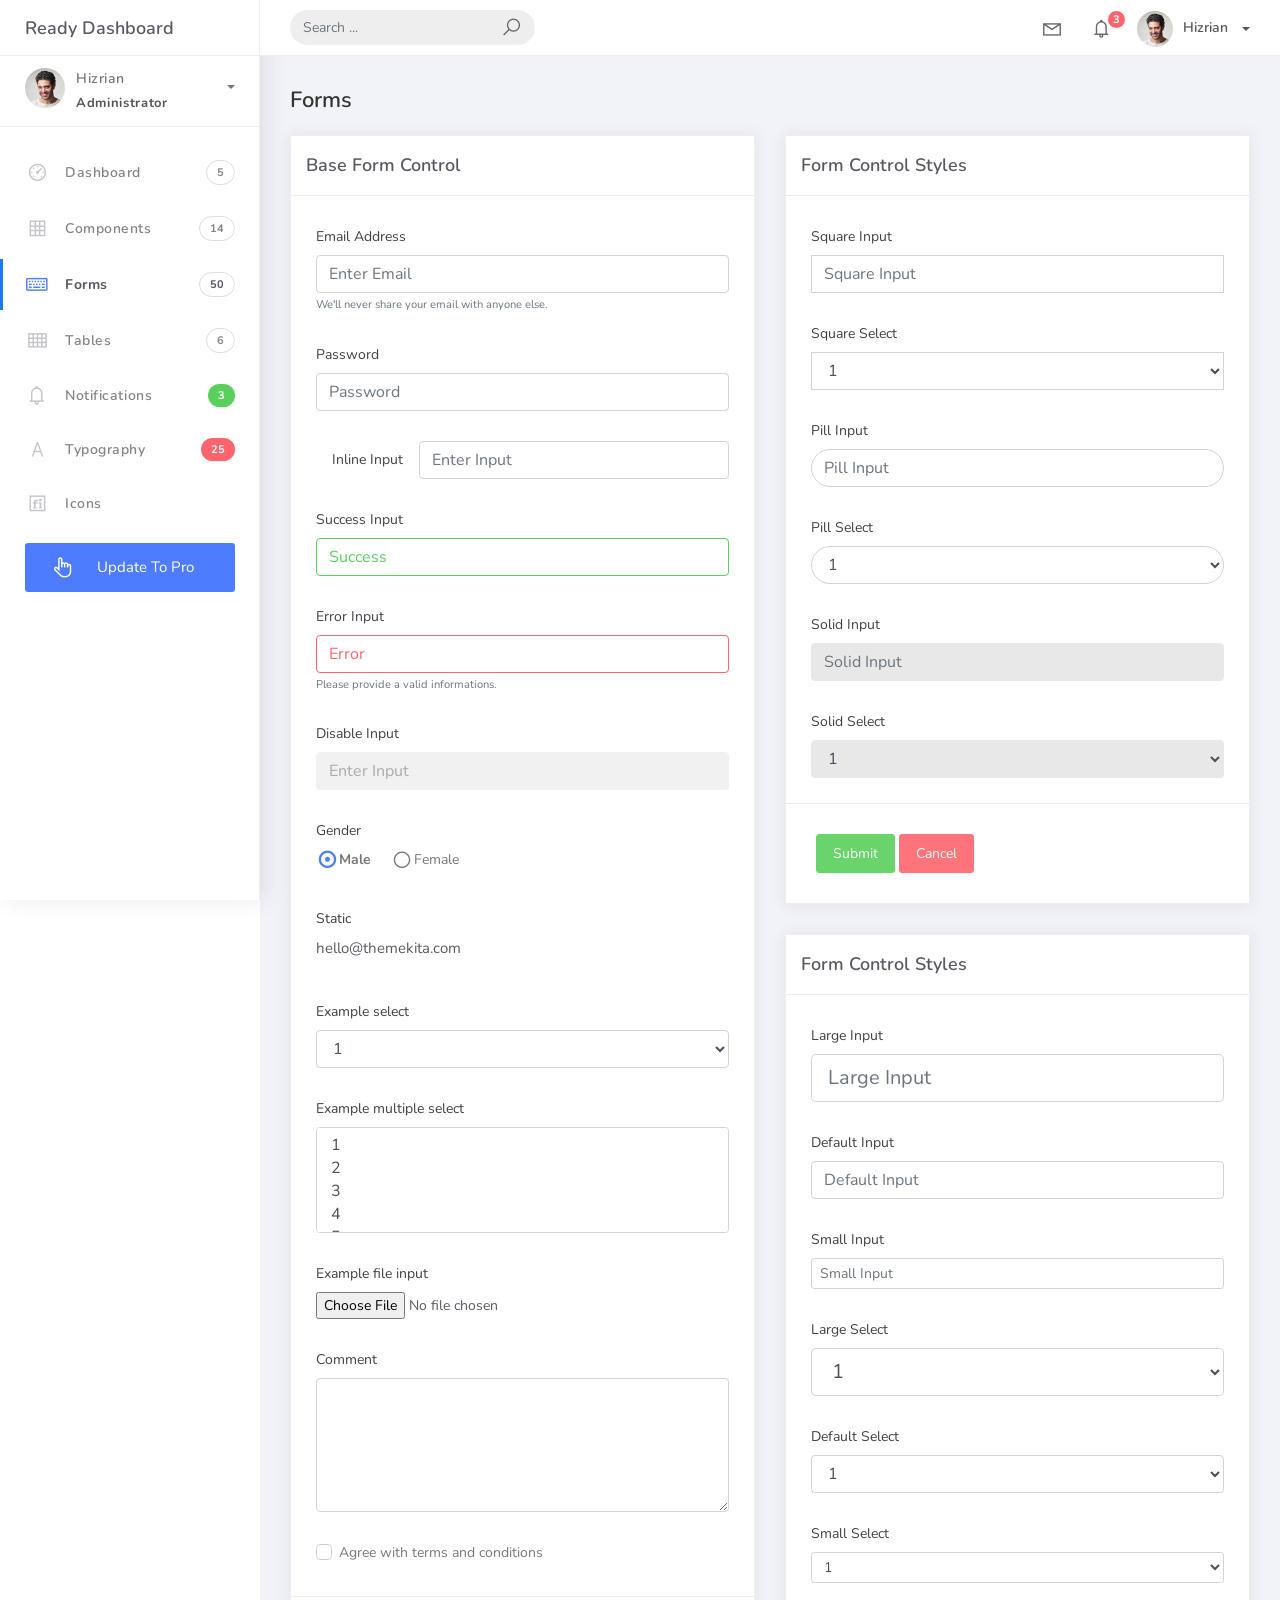
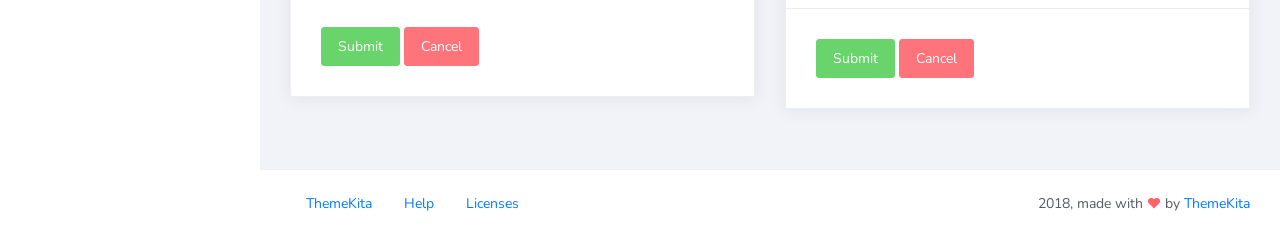
<file: SignalRWebUI/wwwroot/Ready-Bootstrap-Dashboard-master/examples/forms.html>
<!DOCTYPE html>
<html>
<head>
	<meta http-equiv="X-UA-Compatible" content="IE=edge,chrome=1" />
	<title>Forms - Ready Bootstrap Dashboard</title>
	<meta content='width=device-width, initial-scale=1.0, maximum-scale=1.0, user-scalable=0, shrink-to-fit=no' name='viewport' />
	<link rel="stylesheet" href="../assets/css/bootstrap.min.css">
	<link rel="stylesheet" href="https://fonts.googleapis.com/css?family=Nunito:200,200i,300,300i,400,400i,600,600i,700,700i,800,800i,900,900i">
	<link rel="stylesheet" href="../assets/css/ready.css">
	<link rel="stylesheet" href="../assets/css/demo.css">
</head>
<body>
	<div class="wrapper">
		<div class="main-header">
			<div class="logo-header">
				<a href="index.html" class="logo">
					Ready Dashboard
				</a>
				<button class="navbar-toggler sidenav-toggler ml-auto" type="button" data-toggle="collapse" data-target="collapse" aria-controls="sidebar" aria-expanded="false" aria-label="Toggle navigation">
					<span class="navbar-toggler-icon"></span>
				</button>
				<button class="topbar-toggler more"><i class="la la-ellipsis-v"></i></button>
			</div>
			<nav class="navbar navbar-header navbar-expand-lg">
				<div class="container-fluid">
					
					<form class="navbar-left navbar-form nav-search mr-md-3" action="">
						<div class="input-group">
							<input type="text" placeholder="Search ..." class="form-control">
							<div class="input-group-append">
								<span class="input-group-text">
									<i class="la la-search search-icon"></i>
								</span>
							</div>
						</div>
					</form>
					<ul class="navbar-nav topbar-nav ml-md-auto align-items-center">
						<li class="nav-item dropdown hidden-caret">
							<a class="nav-link dropdown-toggle" href="#" id="navbarDropdown" role="button" data-toggle="dropdown" aria-haspopup="true" aria-expanded="false">
								<i class="la la-envelope"></i>
							</a>
							<div class="dropdown-menu" aria-labelledby="navbarDropdown">
								<a class="dropdown-item" href="#">Action</a>
								<a class="dropdown-item" href="#">Another action</a>
								<div class="dropdown-divider"></div>
								<a class="dropdown-item" href="#">Something else here</a>
							</div>
						</li>
						<li class="nav-item dropdown hidden-caret">
							<a class="nav-link dropdown-toggle" href="#" id="navbarDropdown" role="button" data-toggle="dropdown" aria-haspopup="true" aria-expanded="false">
								<i class="la la-bell"></i>
								<span class="notification">3</span>
							</a>
							<ul class="dropdown-menu notif-box" aria-labelledby="navbarDropdown">
								<li>
									<div class="dropdown-title">You have 4 new notification</div>
								</li>
								<li>
									<div class="notif-center">
										<a href="#">
											<div class="notif-icon notif-primary"> <i class="la la-user-plus"></i> </div>
											<div class="notif-content">
												<span class="block">
													New user registered
												</span>
												<span class="time">5 minutes ago</span> 
											</div>
										</a>
										<a href="#">
											<div class="notif-icon notif-success"> <i class="la la-comment"></i> </div>
											<div class="notif-content">
												<span class="block">
													Rahmad commented on Admin
												</span>
												<span class="time">12 minutes ago</span> 
											</div>
										</a>
										<a href="#">
											<div class="notif-img"> 
												<img src="../assets/img/profile2.jpg" alt="Img Profile">
											</div>
											<div class="notif-content">
												<span class="block">
													Reza send messages to you
												</span>
												<span class="time">12 minutes ago</span> 
											</div>
										</a>
										<a href="#">
											<div class="notif-icon notif-danger"> <i class="la la-heart"></i> </div>
											<div class="notif-content">
												<span class="block">
													Farrah liked Admin
												</span>
												<span class="time">17 minutes ago</span> 
											</div>
										</a>
									</div>
								</li>
								<li>
									<a class="see-all" href="javascript:void(0);"> <strong>See all notifications</strong> <i class="la la-angle-right"></i> </a>
								</li>
							</ul>
						</li>
						<li class="nav-item dropdown">
							<a class="dropdown-toggle profile-pic" data-toggle="dropdown" href="#" aria-expanded="false"> <img src="../assets/img/profile.jpg" alt="user-img" width="36" class="img-circle"><span >Hizrian</span></span> </a>
							<ul class="dropdown-menu dropdown-user">
								<li>
									<div class="user-box">
										<div class="u-img"><img src="../assets/img/profile.jpg" alt="user"></div>
										<div class="u-text">
											<h4>Hizrian</h4>
											<p class="text-muted">hello@themekita.com</p><a href="profile.html" class="btn btn-rounded btn-danger btn-sm">View Profile</a></div>
										</div>
									</li>
									<div class="dropdown-divider"></div>
									<a class="dropdown-item" href="#"><i class="ti-user"></i> My Profile</a>
									<a class="dropdown-item" href="#"></i> My Balance</a>
									<a class="dropdown-item" href="#"><i class="ti-email"></i> Inbox</a>
									<div class="dropdown-divider"></div>
									<a class="dropdown-item" href="#"><i class="ti-settings"></i> Account Setting</a>
									<div class="dropdown-divider"></div>
									<a class="dropdown-item" href="#"><i class="fa fa-power-off"></i> Logout</a>
								</ul>
								<!-- /.dropdown-user -->
							</li>
						</ul>
					</div>
				</nav>
			</div>
			<div class="sidebar">
				<div class="scrollbar-inner sidebar-wrapper">
					<div class="user">
						<div class="photo">
							<img src="../assets/img/profile.jpg">
						</div>
						<div class="info">
							<a class="" data-toggle="collapse" href="#collapseExample" aria-expanded="true">
								<span>
									Hizrian
									<span class="user-level">Administrator</span>
									<span class="caret"></span>
								</span>
							</a>
							<div class="clearfix"></div>

							<div class="collapse in" id="collapseExample" aria-expanded="true" style="">
								<ul class="nav">
									<li>
										<a href="#profile">
											<span class="link-collapse">My Profile</span>
										</a>
									</li>
									<li>
										<a href="#edit">
											<span class="link-collapse">Edit Profile</span>
										</a>
									</li>
									<li>
										<a href="#settings">
											<span class="link-collapse">Settings</span>
										</a>
									</li>
								</ul>
							</div>
						</div>
					</div>
					<ul class="nav">
						<li class="nav-item">
							<a href="index.html">
								<i class="la la-dashboard"></i>
								<p>Dashboard</p>
								<span class="badge badge-count">5</span>
							</a>
						</li>
						<li class="nav-item">
							<a href="components.html">
								<i class="la la-table"></i>
								<p>Components</p>
								<span class="badge badge-count">14</span>
							</a>
						</li>
						<li class="nav-item active">
							<a href="forms.html">
								<i class="la la-keyboard-o"></i>
								<p>Forms</p>
								<span class="badge badge-count">50</span>
							</a>
						</li>
						<li class="nav-item">
							<a href="tables.html">
								<i class="la la-th"></i>
								<p>Tables</p>
								<span class="badge badge-count">6</span>
							</a>
						</li>
						<li class="nav-item">
							<a href="notifications.html">
								<i class="la la-bell"></i>
								<p>Notifications</p>
								<span class="badge badge-success">3</span>
							</a>
						</li>
						<li class="nav-item">
							<a href="typography.html">
								<i class="la la-font"></i>
								<p>Typography</p>
								<span class="badge badge-danger">25</span>
							</a>
						</li>
						<li class="nav-item">
							<a href="icons.html">
								<i class="la la-fonticons"></i>
								<p>Icons</p>
							</a>
						</li>
						<li class="nav-item update-pro">
							<button  data-toggle="modal" data-target="#modalUpdate">
								<i class="la la-hand-pointer-o"></i>
								<p>Update To Pro</p>
							</button>
						</li>
					</ul>
				</div>
			</div>
			<div class="main-panel">
				<div class="content">
					<div class="container-fluid">
						<h4 class="page-title">Forms</h4>
						<div class="row">
							<div class="col-md-6">
								<div class="card">
									<div class="card-header">
										<div class="card-title">Base Form Control</div>
									</div>
									<div class="card-body">
										<div class="form-group">
											<label for="email">Email Address</label>
											<input type="email" class="form-control" id="email" placeholder="Enter Email">
											<small id="emailHelp" class="form-text text-muted">We'll never share your email with anyone else.</small>
										</div>
										<div class="form-group">
											<label for="password">Password</label>
											<input type="password" class="form-control" id="password" placeholder="Password">
										</div>
										<div class="form-group form-inline">
											<label for="inlineinput" class="col-md-3 col-form-label">Inline Input</label>
											<div class="col-md-9 p-0">
												<input type="text" class="form-control input-full" id="inlineinput" placeholder="Enter Input">
											</div>
										</div>
										<div class="form-group has-success">
											<label for="successInput">Success Input</label>
											<input type="text" id="successInput" value="Success" class="form-control">
										</div>
										<div class="form-group has-error has-feedback">
											<label for="errorInput">Error Input</label>
											<input type="text" id="errorInput" value="Error" class="form-control">
											<small id="emailHelp" class="form-text text-muted">Please provide a valid informations.</small>
										</div>
										<div class="form-group">
											<label for="disableinput">Disable Input</label>
											<input type="text" class="form-control" id="disableinput" placeholder="Enter Input" disabled>
										</div>
										<div class="form-check">
											<label>Gender</label><br/>
											<label class="form-radio-label">
												<input class="form-radio-input" type="radio" name="optionsRadios" value=""  checked="">
												<span class="form-radio-sign">Male</span>
											</label>
											<label class="form-radio-label ml-3">
												<input class="form-radio-input" type="radio" name="optionsRadios" value="">
												<span class="form-radio-sign">Female</span>
											</label>
										</div>
										<div class="form-group">
											<label class="control-label">
												Static
											</label> <!----> <p class="form-control-static">hello@themekita.com</p> <!---->  <!----></div>
											<div class="form-group">
												<label for="exampleFormControlSelect1">Example select</label>
												<select class="form-control" id="exampleFormControlSelect1">
													<option>1</option>
													<option>2</option>
													<option>3</option>
													<option>4</option>
													<option>5</option>
												</select>
											</div>
											<div class="form-group">
												<label for="exampleFormControlSelect2">Example multiple select</label>
												<select multiple class="form-control" id="exampleFormControlSelect2">
													<option>1</option>
													<option>2</option>
													<option>3</option>
													<option>4</option>
													<option>5</option>
												</select>
											</div>
											<div class="form-group">
												<label for="exampleFormControlFile1">Example file input</label>
												<input type="file" class="form-control-file" id="exampleFormControlFile1">
											</div>
											<div class="form-group">
												<label for="comment">Comment</label>
												<textarea class="form-control" id="comment" rows="5">

												</textarea>
											</div>
											<div class="form-check">
												<label class="form-check-label">
													<input class="form-check-input" type="checkbox" value="">
													<span class="form-check-sign">Agree with terms and conditions</span>
												</label>
											</div>
										</div>
										<div class="card-action">
											<button class="btn btn-success">Submit</button>
											<button class="btn btn-danger">Cancel</button>
										</div>
									</div>
								</div>
								<div class="col-md-6">
									<div class="card">
										<div class="card-header">
											<div class="card-title">Form Control Styles</div>
										</div>
										<div class="card-body">
											<div class="form-group">
												<label for="squareInput">Square Input</label>
												<input type="text" class="form-control input-square" id="squareInput" placeholder="Square Input">
											</div>
											<div class="form-group">
												<label for="squareSelect">Square Select</label>
												<select class="form-control input-square" id="squareSelect">
													<option>1</option>
													<option>2</option>
													<option>3</option>
													<option>4</option>
													<option>5</option>
												</select>
											</div>
											<div class="form-group">
												<label for="pillInput">Pill Input</label>
												<input type="text" class="form-control input-pill" id="pillInput" placeholder="Pill Input">
											</div>
											<div class="form-group">
												<label for="pillSelect">Pill Select</label>
												<select class="form-control input-pill" id="pillSelect">
													<option>1</option>
													<option>2</option>
													<option>3</option>
													<option>4</option>
													<option>5</option>
												</select>
											</div>
											<div class="form-group">
												<label for="solidInput">Solid Input</label>
												<input type="text" class="form-control input-solid" id="solidInput" placeholder="Solid Input">
											</div>
											<div class="form-group">
												<label for="solidSelect">Solid Select</label>
												<select class="form-control input-solid" id="solidSelect">
													<option>1</option>
													<option>2</option>
													<option>3</option>
													<option>4</option>
													<option>5</option>
												</select>
											</div>											
										</div>
										<div class="card-action">
											<button class="btn btn-success">Submit</button>
											<button class="btn btn-danger">Cancel</button>
										</div>
									</div>
									<div class="card">
										<div class="card-header">
											<div class="card-title">Form Control Styles</div>
										</div>
										<div class="card-body">
											<div class="form-group">
												<label for="largeInput">Large Input</label>
												<input type="text" class="form-control form-control-lg" id="largeInput" placeholder="Large Input">
											</div>
											<div class="form-group">
												<label for="largeInput">Default Input</label>
												<input type="text" class="form-control form-control" id="defaultInput" placeholder="Default Input">
											</div>
											<div class="form-group">
												<label for="smallInput">Small Input</label>
												<input type="text" class="form-control form-control-sm" id="smallInput" placeholder="Small Input">
											</div>
											<div class="form-group">
												<label for="largeSelect">Large Select</label>
												<select class="form-control form-control-lg" id="largeSelect">
													<option>1</option>
													<option>2</option>
													<option>3</option>
													<option>4</option>
													<option>5</option>
												</select>
											</div>
											<div class="form-group">
												<label for="defaultSelect">Default Select</label>
												<select class="form-control form-control" id="defaultSelect">
													<option>1</option>
													<option>2</option>
													<option>3</option>
													<option>4</option>
													<option>5</option>
												</select>
											</div>
											<div class="form-group">
												<label for="smallSelect">Small Select</label>
												<select class="form-control form-control-sm" id="smallSelect">
													<option>1</option>
													<option>2</option>
													<option>3</option>
													<option>4</option>
													<option>5</option>
												</select>
											</div>
										</div>
										<div class="card-action">
											<button class="btn btn-success">Submit</button>
											<button class="btn btn-danger">Cancel</button>
										</div>
									</div>
								</div>
							</div>
						</div>
					</div>
					<footer class="footer">
						<div class="container-fluid">
							<nav class="pull-left">
								<ul class="nav">
									<li class="nav-item">
										<a class="nav-link" href="http://www.themekita.com">
											ThemeKita
										</a>
									</li>
									<li class="nav-item">
										<a class="nav-link" href="#">
											Help
										</a>
									</li>
									<li class="nav-item">
										<a class="nav-link" href="#">
											Licenses
										</a>
									</li>
								</ul>
							</nav>
							<div class="copyright ml-auto">
								2018, made with <i class="la la-heart heart text-danger"></i> by <a href="http://www.themekita.com">ThemeKita</a>
							</div>				
						</div>
					</footer>
				</div>
			</div>
		</div>
	</div>
	<!-- Modal -->
	<div class="modal fade" id="modalUpdate" tabindex="-1" role="dialog" aria-labelledby="modalUpdatePro" aria-hidden="true">
		<div class="modal-dialog modal-dialog-centered" role="document">
			<div class="modal-content">
				<div class="modal-header bg-primary">
					<h6 class="modal-title"><i class="la la-frown-o"></i> Under Development</h6>
					<button type="button" class="close" data-dismiss="modal" aria-label="Close">
						<span aria-hidden="true">&times;</span>
					</button>
				</div>
				<div class="modal-body text-center">									
					<p>Currently the pro version of the <b>Ready Dashboard</b> Bootstrap is in progress development</p>
					<p>
					<b>We'll let you know when it's done</b></p>
				</div>
				<div class="modal-footer">
					<button type="button" class="btn btn-secondary" data-dismiss="modal">Close</button>
				</div>
			</div>
		</div>
	</div>
</body>
<script src="../assets/js/core/jquery.3.2.1.min.js"></script>
<script src="../assets/js/plugin/jquery-ui-1.12.1.custom/jquery-ui.min.js"></script>
<script src="../assets/js/core/popper.min.js"></script>
<script src="../assets/js/core/bootstrap.min.js"></script>
<script src="../assets/js/plugin/chartist/chartist.min.js"></script>
<script src="../assets/js/plugin/chartist/plugin/chartist-plugin-tooltip.min.js"></script>
<script src="../assets/js/plugin/bootstrap-notify/bootstrap-notify.min.js"></script>
<script src="../assets/js/plugin/bootstrap-toggle/bootstrap-toggle.min.js"></script>
<script src="../assets/js/plugin/jquery-mapael/jquery.mapael.min.js"></script>
<script src="../assets/js/plugin/jquery-mapael/maps/world_countries.min.js"></script>
<script src="../assets/js/plugin/chart-circle/circles.min.js"></script>
<script src="../assets/js/plugin/jquery-scrollbar/jquery.scrollbar.min.js"></script>
<script src="../assets/js/ready.min.js"></script>
</html>
</file>
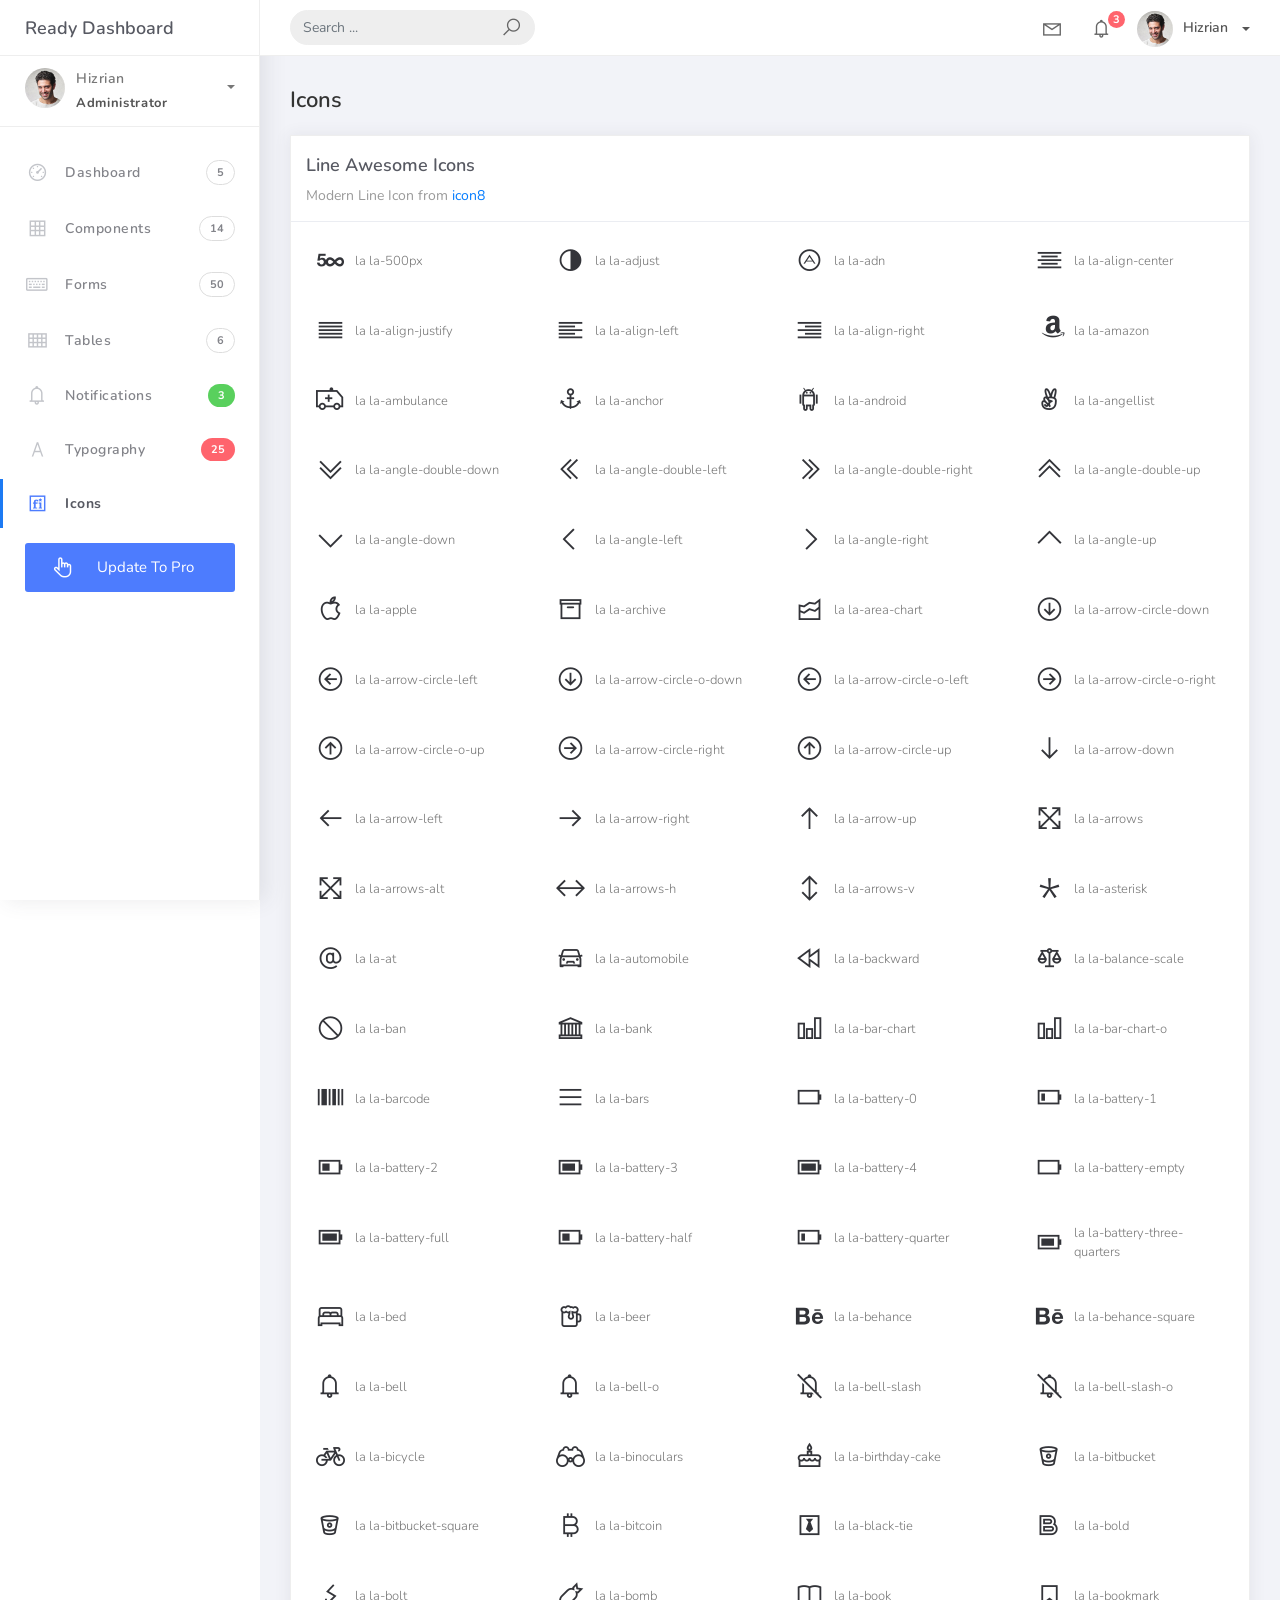
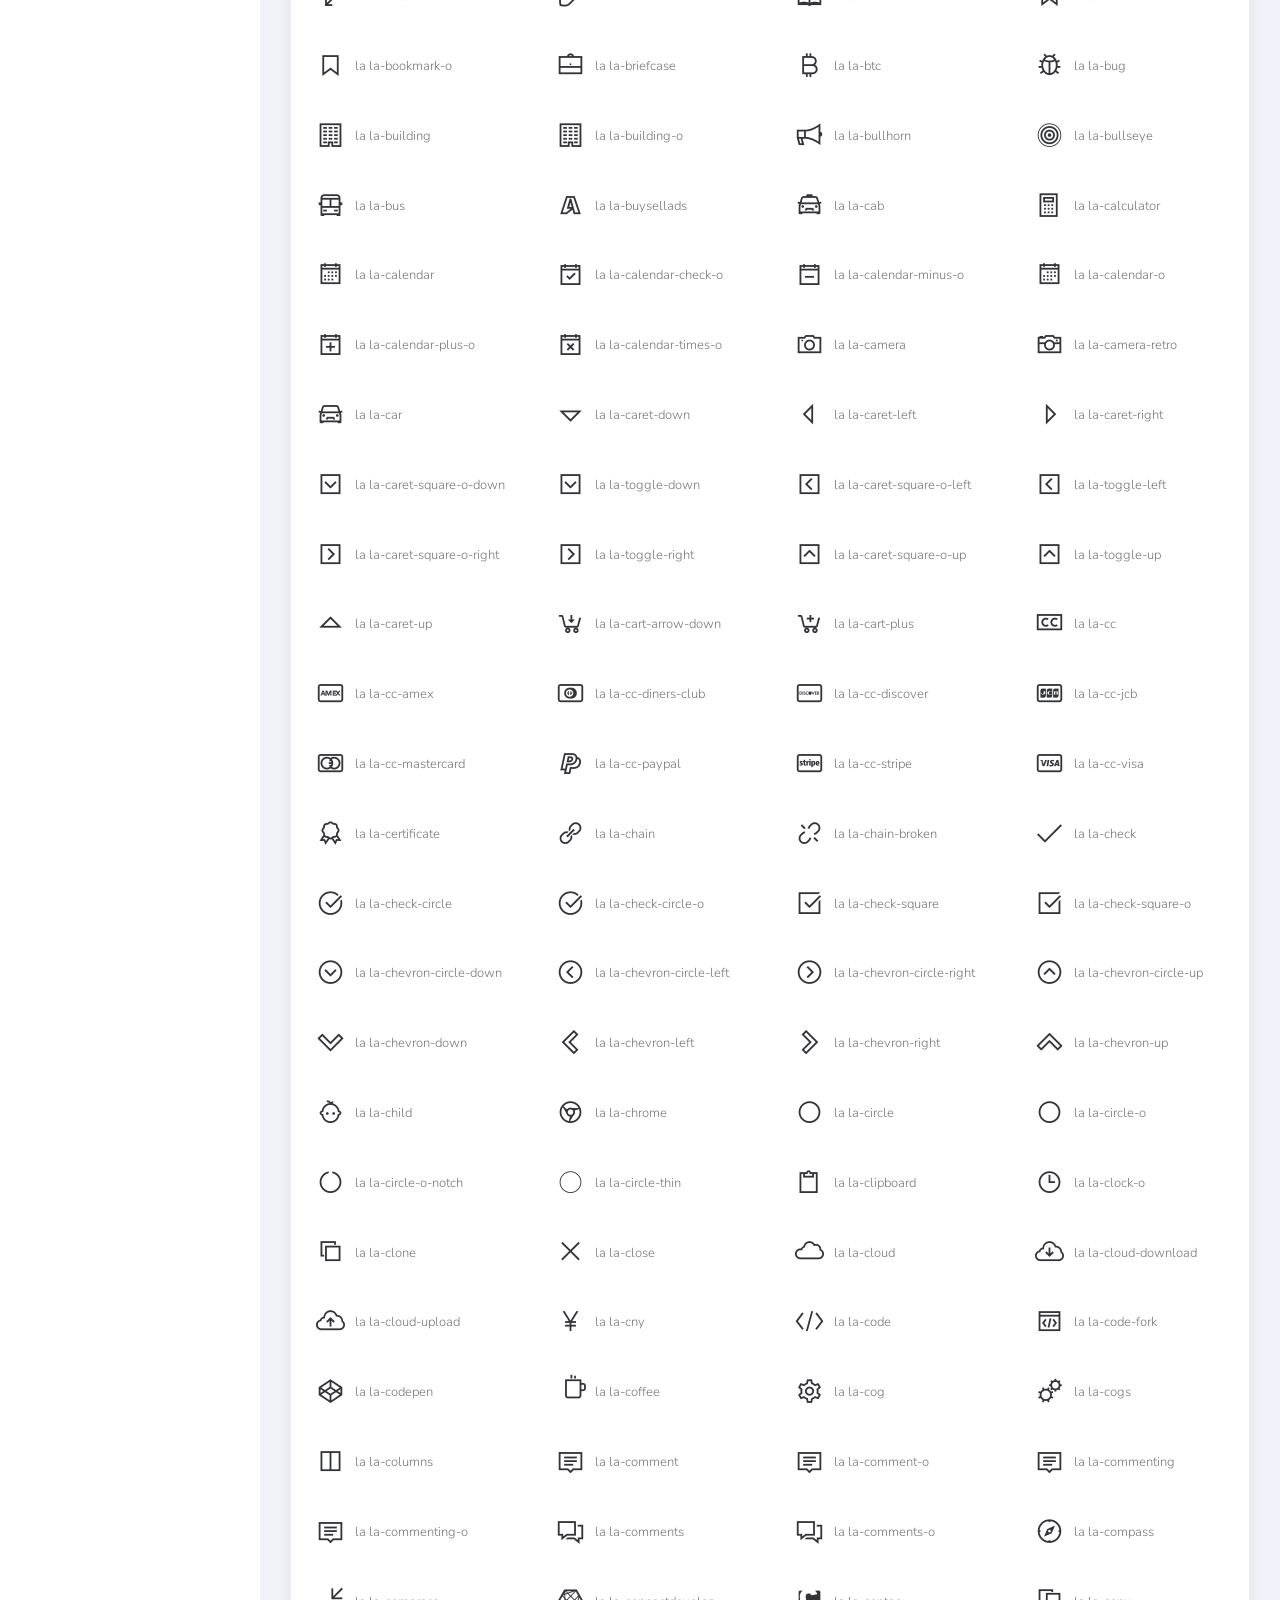
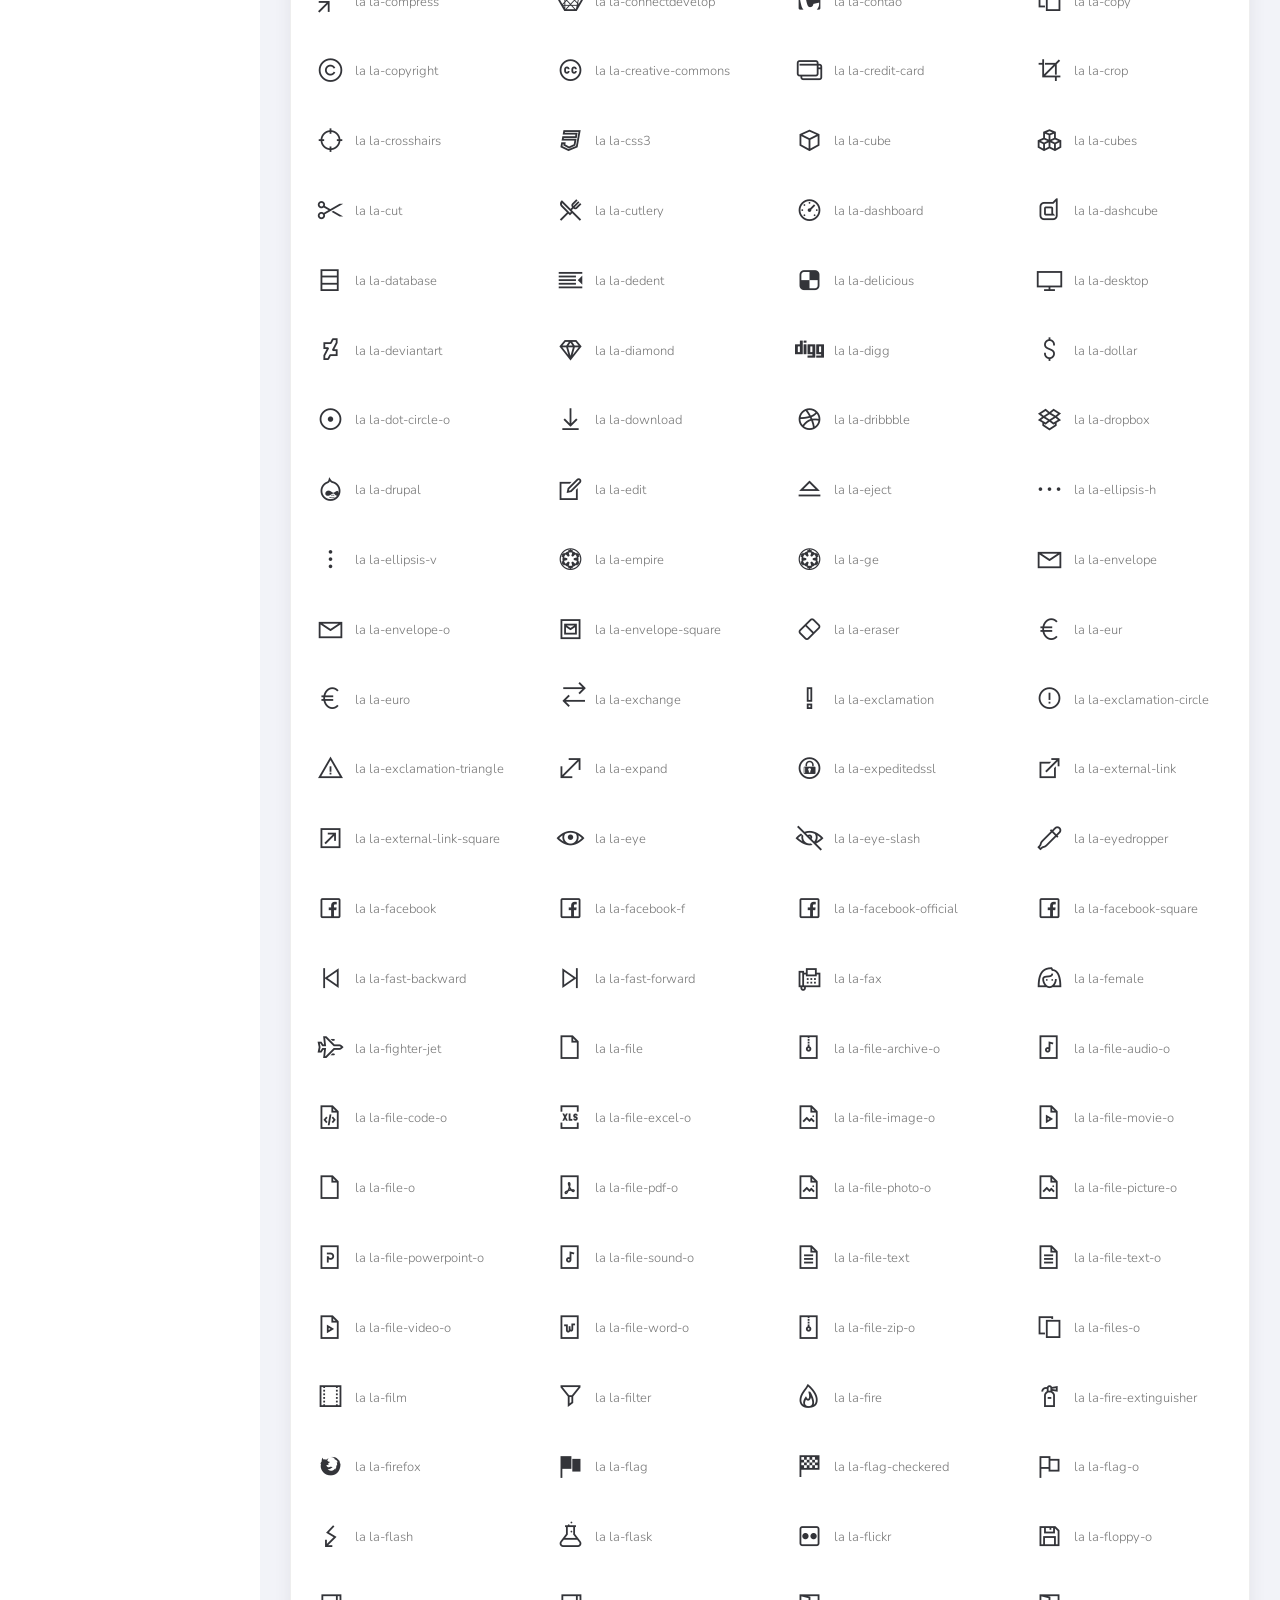
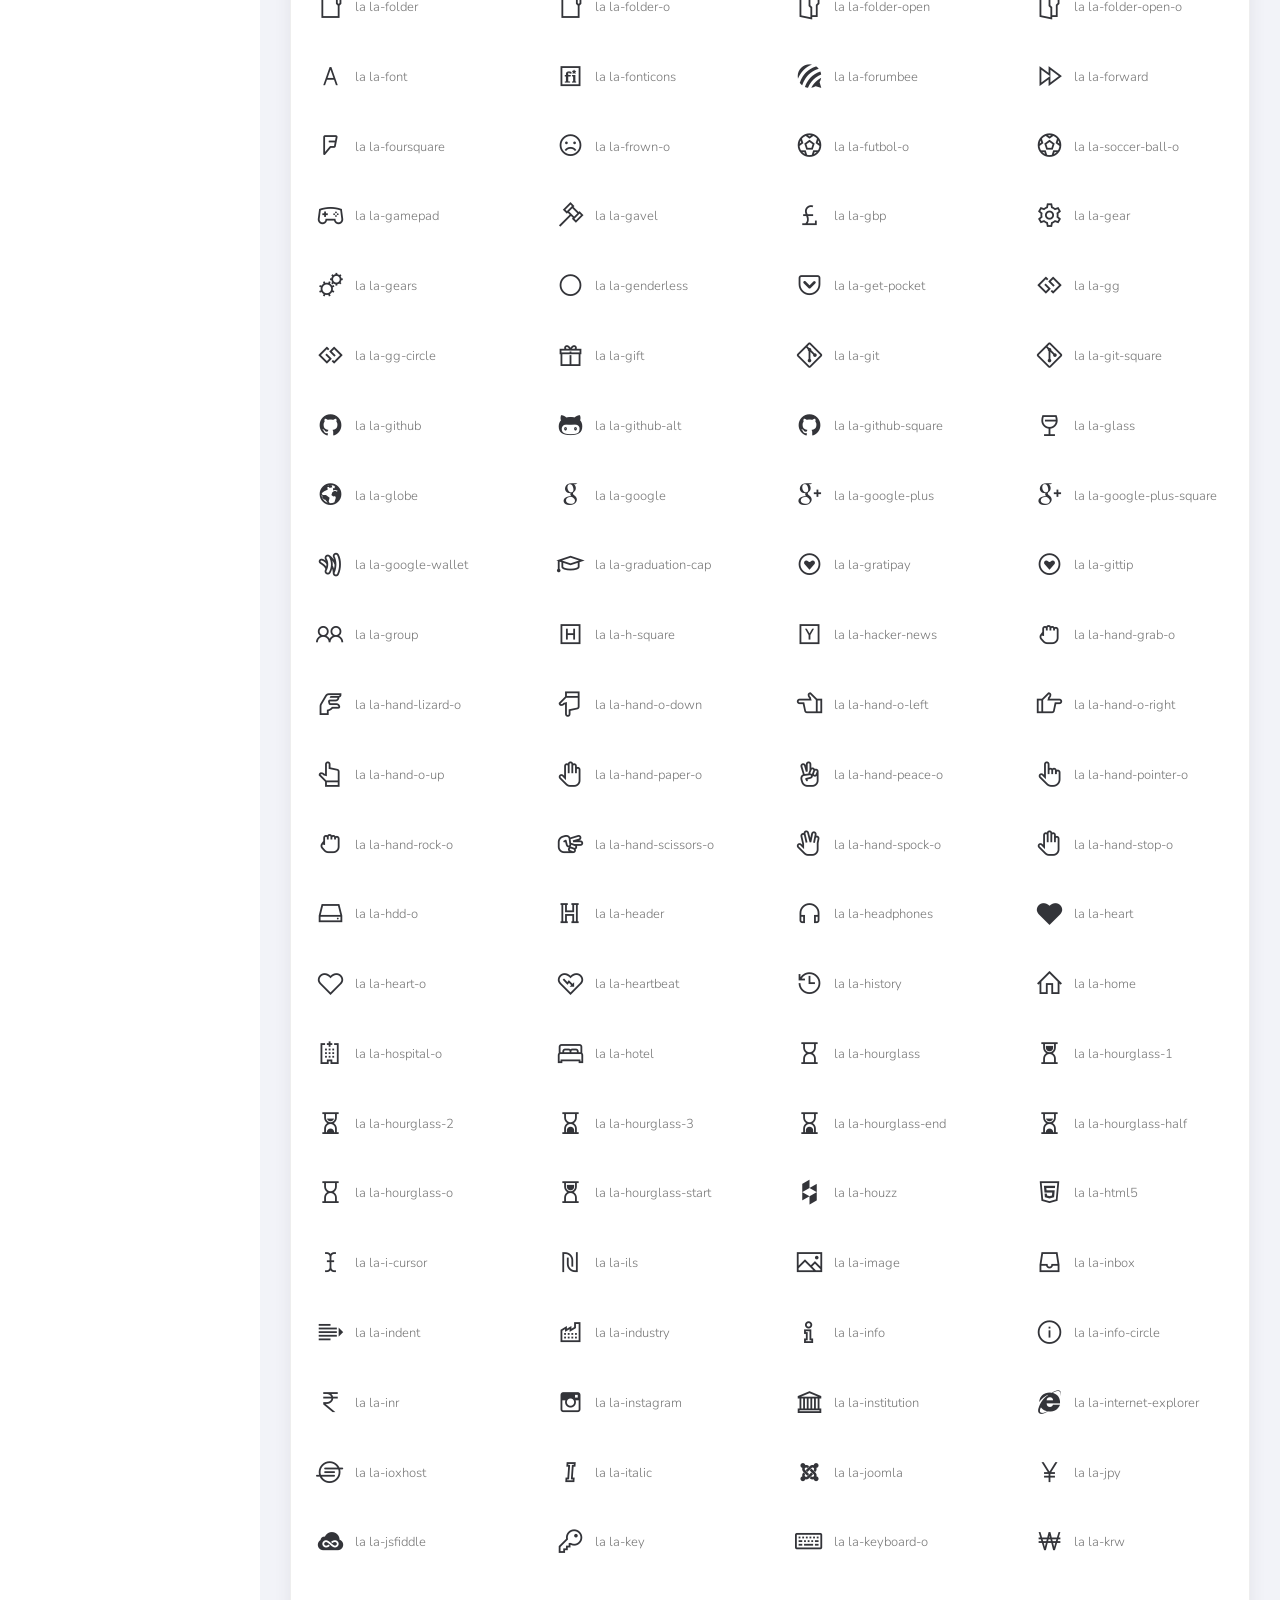
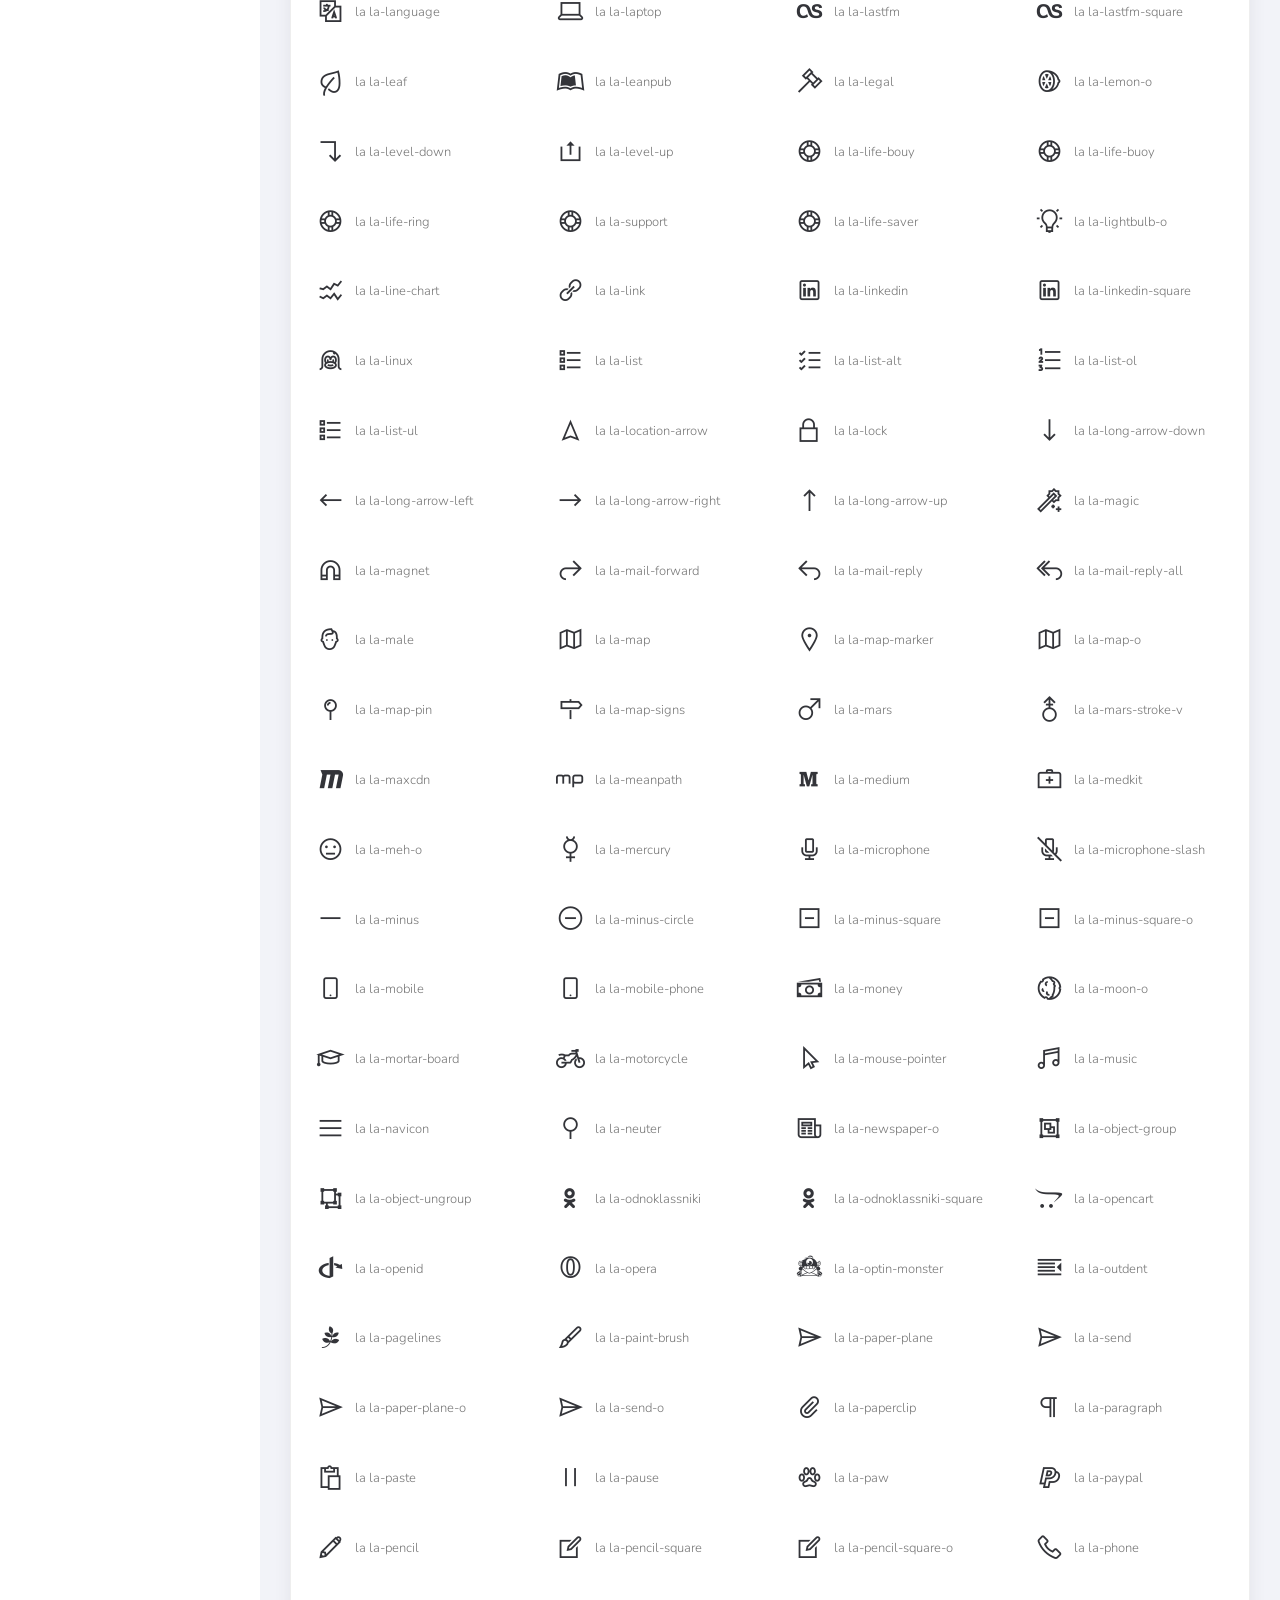
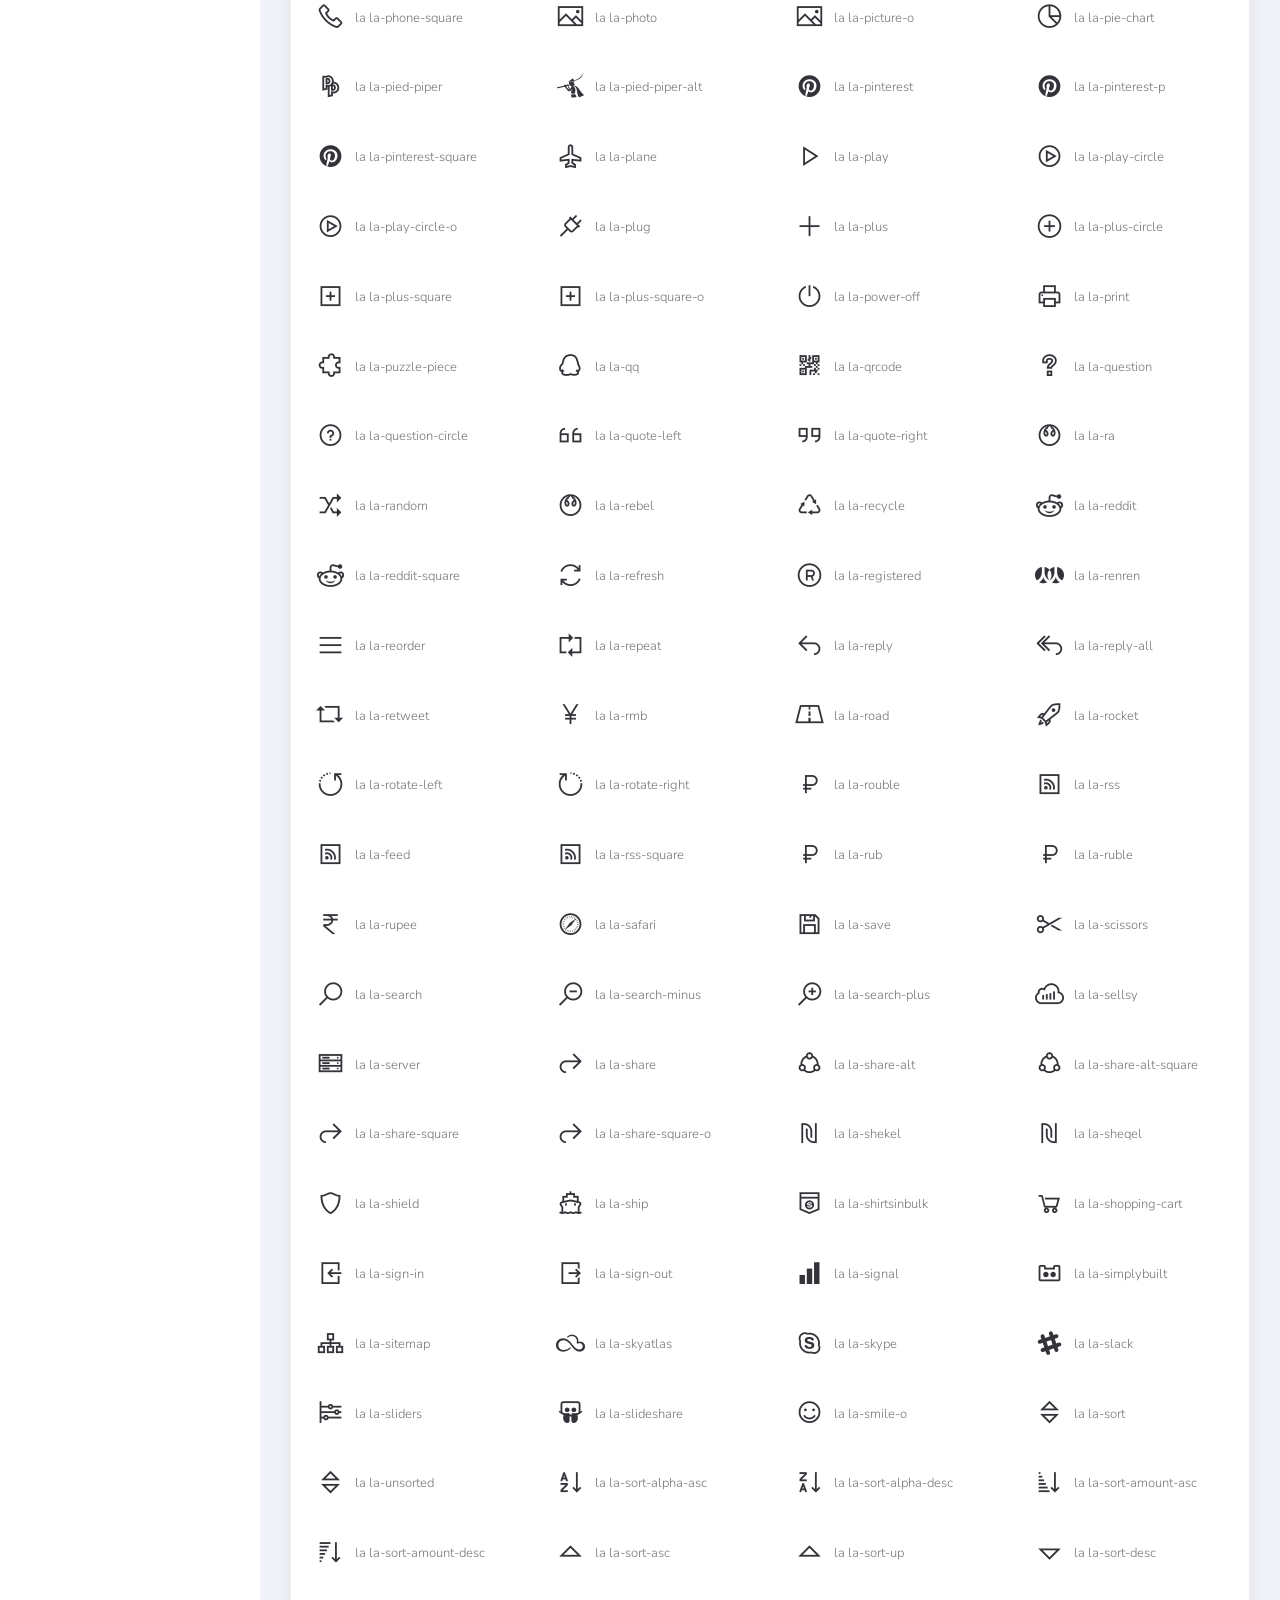
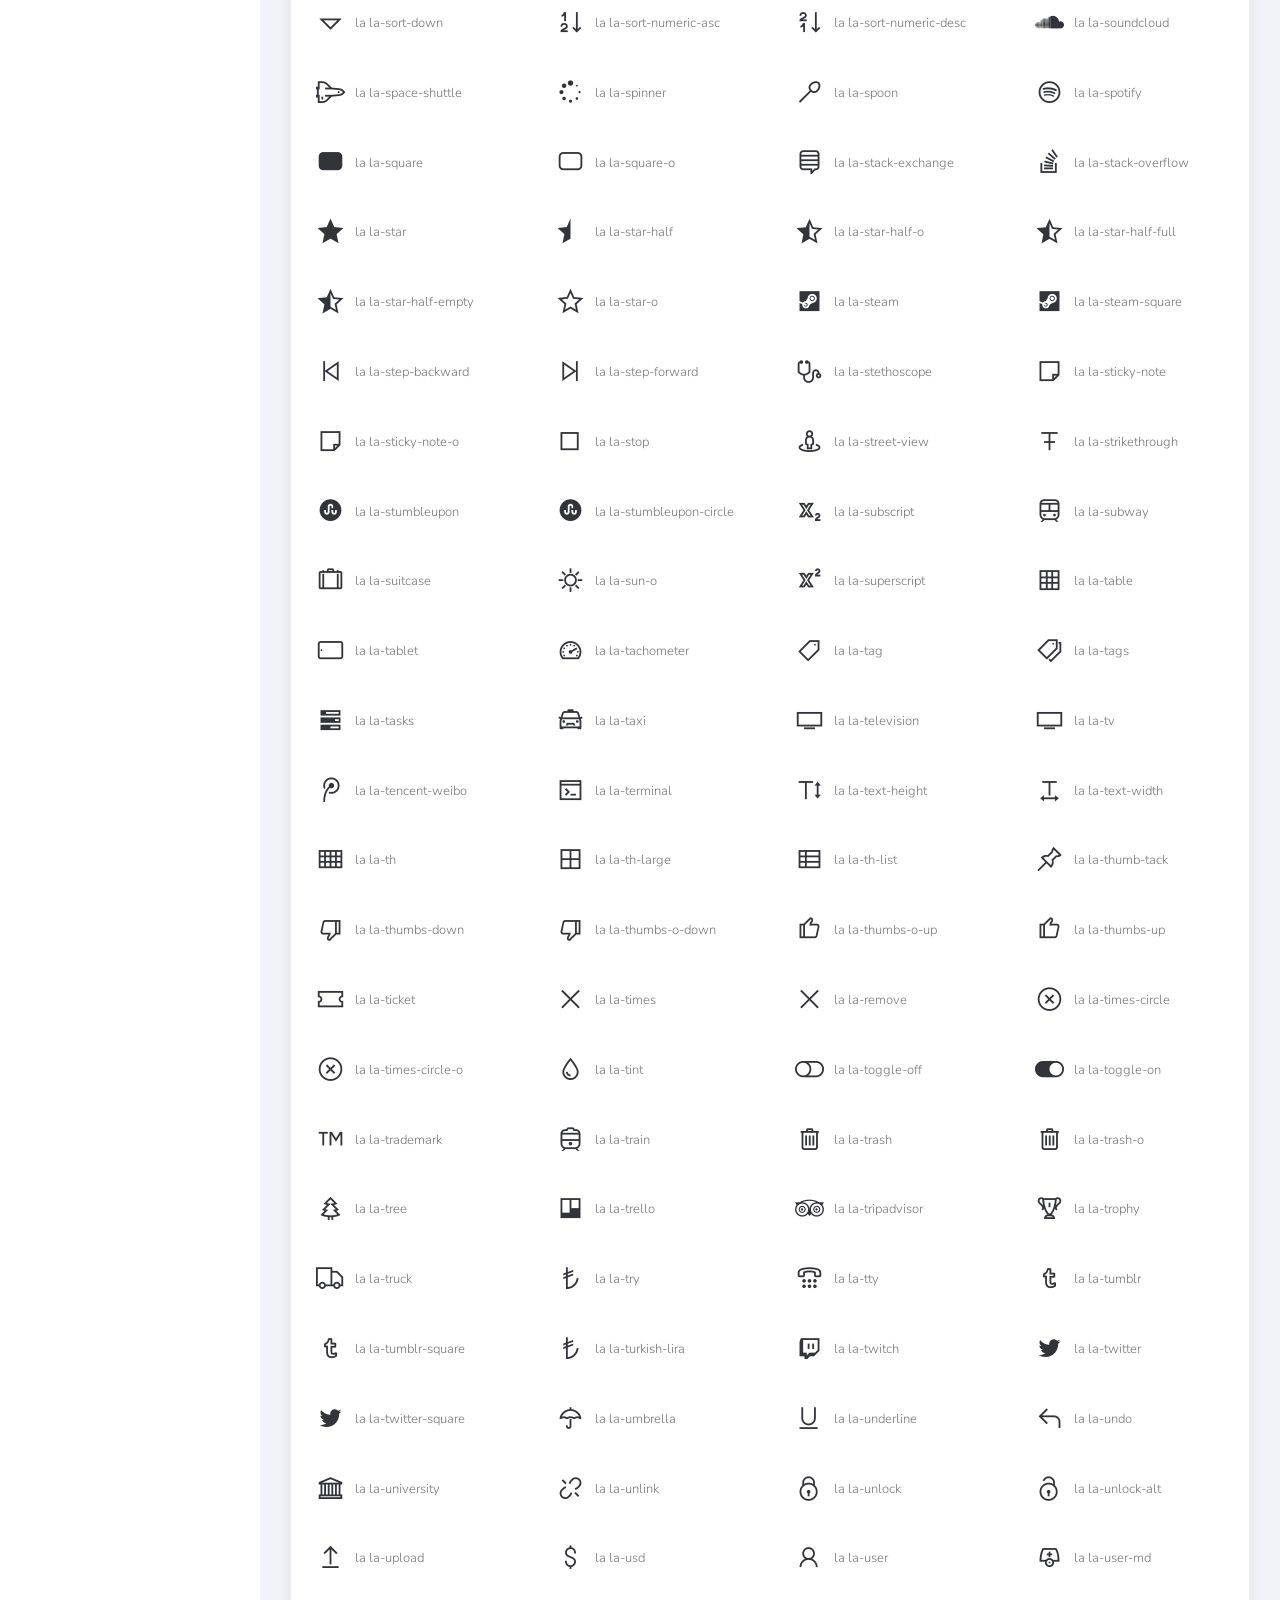
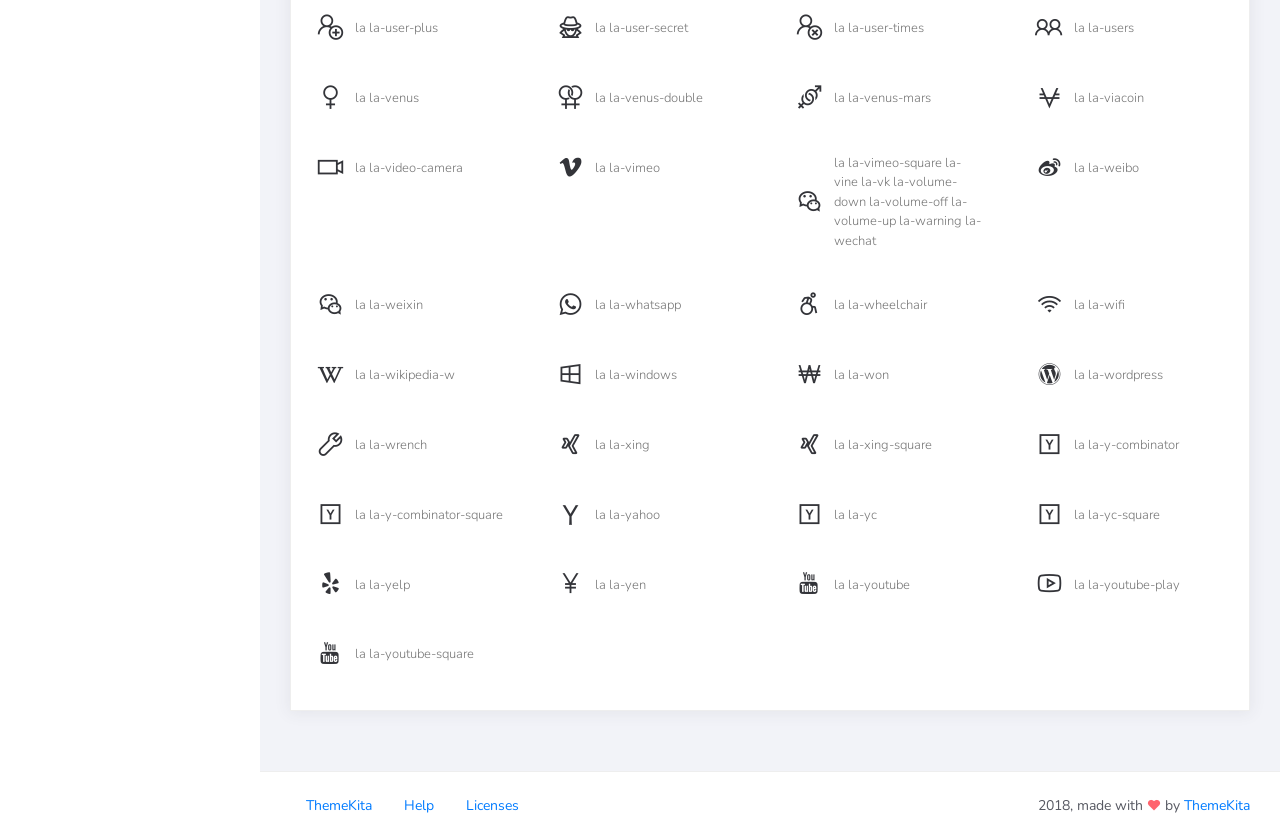
<file: SignalRWebUI/wwwroot/Ready-Bootstrap-Dashboard-master/examples/icons.html>
<!DOCTYPE html>
<html>
<head>
	<meta http-equiv="X-UA-Compatible" content="IE=edge,chrome=1" />
	<title>Icons - Ready Bootstrap Dashboard</title>
	<meta content='width=device-width, initial-scale=1.0, maximum-scale=1.0, user-scalable=0, shrink-to-fit=no' name='viewport' />
	<link rel="stylesheet" href="../assets/css/bootstrap.min.css">
	<link rel="stylesheet" href="https://fonts.googleapis.com/css?family=Nunito:200,200i,300,300i,400,400i,600,600i,700,700i,800,800i,900,900i">
	<link rel="stylesheet" href="../assets/css/ready.css">
	<link rel="stylesheet" href="../assets/css/demo.css">
</head>
<body>
	<div class="wrapper">
		<div class="main-header">
			<div class="logo-header">
				<a href="index.html" class="logo">
					Ready Dashboard
				</a>
				<button class="navbar-toggler sidenav-toggler ml-auto" type="button" data-toggle="collapse" data-target="collapse" aria-controls="sidebar" aria-expanded="false" aria-label="Toggle navigation">
					<span class="navbar-toggler-icon"></span>
				</button>
				<button class="topbar-toggler more"><i class="la la-ellipsis-v"></i></button>
			</div>
			<nav class="navbar navbar-header navbar-expand-lg">
				<div class="container-fluid">
					
					<form class="navbar-left navbar-form nav-search mr-md-3" action="">
						<div class="input-group">
							<input type="text" placeholder="Search ..." class="form-control">
							<div class="input-group-append">
								<span class="input-group-text">
									<i class="la la-search search-icon"></i>
								</span>
							</div>
						</div>
					</form>
					<ul class="navbar-nav topbar-nav ml-md-auto align-items-center">
						<li class="nav-item dropdown hidden-caret">
							<a class="nav-link dropdown-toggle" href="#" id="navbarDropdown" role="button" data-toggle="dropdown" aria-haspopup="true" aria-expanded="false">
								<i class="la la-envelope"></i>
							</a>
							<div class="dropdown-menu" aria-labelledby="navbarDropdown">
								<a class="dropdown-item" href="#">Action</a>
								<a class="dropdown-item" href="#">Another action</a>
								<div class="dropdown-divider"></div>
								<a class="dropdown-item" href="#">Something else here</a>
							</div>
						</li>
						<li class="nav-item dropdown hidden-caret">
							<a class="nav-link dropdown-toggle" href="#" id="navbarDropdown" role="button" data-toggle="dropdown" aria-haspopup="true" aria-expanded="false">
								<i class="la la-bell"></i>
								<span class="notification">3</span>
							</a>
							<ul class="dropdown-menu notif-box" aria-labelledby="navbarDropdown">
								<li>
									<div class="dropdown-title">You have 4 new notification</div>
								</li>
								<li>
									<div class="notif-center">
										<a href="#">
											<div class="notif-icon notif-primary"> <i class="la la-user-plus"></i> </div>
											<div class="notif-content">
												<span class="block">
													New user registered
												</span>
												<span class="time">5 minutes ago</span> 
											</div>
										</a>
										<a href="#">
											<div class="notif-icon notif-success"> <i class="la la-comment"></i> </div>
											<div class="notif-content">
												<span class="block">
													Rahmad commented on Admin
												</span>
												<span class="time">12 minutes ago</span> 
											</div>
										</a>
										<a href="#">
											<div class="notif-img"> 
												<img src="../assets/img/profile2.jpg" alt="Img Profile">
											</div>
											<div class="notif-content">
												<span class="block">
													Reza send messages to you
												</span>
												<span class="time">12 minutes ago</span> 
											</div>
										</a>
										<a href="#">
											<div class="notif-icon notif-danger"> <i class="la la-heart"></i> </div>
											<div class="notif-content">
												<span class="block">
													Farrah liked Admin
												</span>
												<span class="time">17 minutes ago</span> 
											</div>
										</a>
									</div>
								</li>
								<li>
									<a class="see-all" href="javascript:void(0);"> <strong>See all notifications</strong> <i class="la la-angle-right"></i> </a>
								</li>
							</ul>
						</li>
						<li class="nav-item dropdown">
							<a class="dropdown-toggle profile-pic" data-toggle="dropdown" href="#" aria-expanded="false"> <img src="../assets/img/profile.jpg" alt="user-img" width="36" class="img-circle"><span >Hizrian</span></span> </a>
							<ul class="dropdown-menu dropdown-user">
								<li>
									<div class="user-box">
										<div class="u-img"><img src="../assets/img/profile.jpg" alt="user"></div>
										<div class="u-text">
											<h4>Hizrian</h4>
											<p class="text-muted">hello@themekita.com</p><a href="profile.html" class="btn btn-rounded btn-danger btn-sm">View Profile</a></div>
										</div>
									</li>
									<div class="dropdown-divider"></div>
									<a class="dropdown-item" href="#"><i class="ti-user"></i> My Profile</a>
									<a class="dropdown-item" href="#"></i> My Balance</a>
									<a class="dropdown-item" href="#"><i class="ti-email"></i> Inbox</a>
									<div class="dropdown-divider"></div>
									<a class="dropdown-item" href="#"><i class="ti-settings"></i> Account Setting</a>
									<div class="dropdown-divider"></div>
									<a class="dropdown-item" href="#"><i class="fa fa-power-off"></i> Logout</a>
								</ul>
								<!-- /.dropdown-user -->
							</li>
						</ul>
					</div>
				</nav>
			</div>
			<div class="sidebar">
				<div class="scrollbar-inner sidebar-wrapper">
					<div class="user">
						<div class="photo">
							<img src="../assets/img/profile.jpg">
						</div>
						<div class="info">
							<a class="" data-toggle="collapse" href="#collapseExample" aria-expanded="true">
								<span>
									Hizrian
									<span class="user-level">Administrator</span>
									<span class="caret"></span>
								</span>
							</a>
							<div class="clearfix"></div>

							<div class="collapse in" id="collapseExample" aria-expanded="true" style="">
								<ul class="nav">
									<li>
										<a href="#profile">
											<span class="link-collapse">My Profile</span>
										</a>
									</li>
									<li>
										<a href="#edit">
											<span class="link-collapse">Edit Profile</span>
										</a>
									</li>
									<li>
										<a href="#settings">
											<span class="link-collapse">Settings</span>
										</a>
									</li>
								</ul>
							</div>
						</div>
					</div>
					<ul class="nav">
						<li class="nav-item">
							<a href="index.html">
								<i class="la la-dashboard"></i>
								<p>Dashboard</p>
								<span class="badge badge-count">5</span>
							</a>
						</li>
						<li class="nav-item">
							<a href="components.html">
								<i class="la la-table"></i>
								<p>Components</p>
								<span class="badge badge-count">14</span>
							</a>
						</li>
						<li class="nav-item">
							<a href="forms.html">
								<i class="la la-keyboard-o"></i>
								<p>Forms</p>
								<span class="badge badge-count">50</span>
							</a>
						</li>
						<li class="nav-item">
							<a href="tables.html">
								<i class="la la-th"></i>
								<p>Tables</p>
								<span class="badge badge-count">6</span>
							</a>
						</li>
						<li class="nav-item">
							<a href="notifications.html">
								<i class="la la-bell"></i>
								<p>Notifications</p>
								<span class="badge badge-success">3</span>
							</a>
						</li>
						<li class="nav-item">
							<a href="typography.html">
								<i class="la la-font"></i>
								<p>Typography</p>
								<span class="badge badge-danger">25</span>
							</a>
						</li>
						<li class="nav-item active">
							<a href="icons.html">
								<i class="la la-fonticons"></i>
								<p>Icons</p>
							</a>
						</li>
						<li class="nav-item update-pro">
							<button  data-toggle="modal" data-target="#modalUpdate">
								<i class="la la-hand-pointer-o"></i>
								<p>Update To Pro</p>
							</button>
						</li>
					</ul>
				</div>
			</div>
			<div class="main-panel">
				<div class="content">
					<div class="container-fluid">
						<h4 class="page-title">Icons</h4>
						<div class="row">
							<div class="col-md-12">
								<div class="card">
									<div class="card-header">
										<div class="card-title">Line Awesome Icons</div>
										<div class="card-category">Modern Line Icon from <a class="link" href="https://icons8.com/line-awesome">icon8</a></div>
									</div>
									<div class="card-body">
										<div id="row-demo-icon" class="row">
										</div>
									</div>
								</div>
							</div>
						</div>
					</div>
				</div>
				<footer class="footer">
					<div class="container-fluid">
						<nav class="pull-left">
							<ul class="nav">
								<li class="nav-item">
									<a class="nav-link" href="http://www.themekita.com">
										ThemeKita
									</a>
								</li>
								<li class="nav-item">
									<a class="nav-link" href="#">
										Help
									</a>
								</li>
								<li class="nav-item">
									<a class="nav-link" href="#">
										Licenses
									</a>
								</li>
							</ul>
						</nav>
						<div class="copyright ml-auto">
							2018, made with <i class="la la-heart heart text-danger"></i> by <a href="http://www.themekita.com">ThemeKita</a>
						</div>				
					</div>
				</footer>
			</div>
		</div>
	</div>
	<!-- Modal -->
	<div class="modal fade" id="modalUpdate" tabindex="-1" role="dialog" aria-labelledby="modalUpdatePro" aria-hidden="true">
		<div class="modal-dialog modal-dialog-centered" role="document">
			<div class="modal-content">
				<div class="modal-header bg-primary">
					<h6 class="modal-title"><i class="la la-frown-o"></i> Under Development</h6>
					<button type="button" class="close" data-dismiss="modal" aria-label="Close">
						<span aria-hidden="true">&times;</span>
					</button>
				</div>
				<div class="modal-body text-center">									
					<p>Currently the pro version of the <b>Ready Dashboard</b> Bootstrap is in progress development</p>
					<p>
					<b>We'll let you know when it's done</b></p>
				</div>
				<div class="modal-footer">
					<button type="button" class="btn btn-secondary" data-dismiss="modal">Close</button>
				</div>
			</div>
		</div>
	</div>
</body>
<script src="../assets/js/core/jquery.3.2.1.min.js"></script>
<script src="../assets/js/plugin/jquery-ui-1.12.1.custom/jquery-ui.min.js"></script>
<script src="../assets/js/core/popper.min.js"></script>
<script src="../assets/js/core/bootstrap.min.js"></script>
<script src="../assets/js/plugin/chartist/chartist.min.js"></script>
<script src="../assets/js/plugin/chartist/plugin/chartist-plugin-tooltip.min.js"></script>
<script src="../assets/js/plugin/bootstrap-notify/bootstrap-notify.min.js"></script>
<script src="../assets/js/plugin/bootstrap-toggle/bootstrap-toggle.min.js"></script>
<script src="../assets/js/plugin/jquery-mapael/jquery.mapael.min.js"></script>
<script src="../assets/js/plugin/jquery-mapael/maps/world_countries.min.js"></script>
<script src="../assets/js/plugin/chart-circle/circles.min.js"></script>
<script src="../assets/js/plugin/jquery-scrollbar/jquery.scrollbar.min.js"></script>
<script src="../assets/js/ready.min.js"></script>
<script type="text/javascript">
	var iconClass = ['la-500px', 'la-adjust', 'la-adn', 'la-align-center', 'la-align-justify',
	'la-align-left', 'la-align-right', 'la-amazon', 'la-ambulance', 'la-anchor', 'la-android', 'la-angellist', 'la-angle-double-down', 'la-angle-double-left', 'la-angle-double-right', 'la-angle-double-up', 'la-angle-down', 'la-angle-left', 'la-angle-right', 'la-angle-up', 'la-apple', 'la-archive', 'la-area-chart', ' la-arrow-circle-down', 'la-arrow-circle-left', 'la-arrow-circle-o-down', 'la-arrow-circle-o-left', 'la-arrow-circle-o-right', 'la-arrow-circle-o-up', 'la-arrow-circle-right', 'la-arrow-circle-up', 'la-arrow-down', 'la-arrow-left', 'la-arrow-right', 'la-arrow-up', 'la-arrows', 'la-arrows-alt', 'la-arrows-h', 'la-arrows-v', 'la-asterisk', 'la-at', 'la-automobile', 'la-backward', 'la-balance-scale', 'la-ban', 'la-bank', 'la-bar-chart', 'la-bar-chart-o', 'la-barcode', 'la-bars', 'la-battery-0', 'la-battery-1', 'la-battery-2', 'la-battery-3', 'la-battery-4', 'la-battery-empty', 'la-battery-full', 'la-battery-half', 'la-battery-quarter', 'la-battery-three-quarters', 'la-bed', 'la-beer', 'la-behance', 'la-behance-square', 'la-bell', 'la-bell-o', 'la-bell-slash', 'la-bell-slash-o', 'la-bicycle', 'la-binoculars', 'la-birthday-cake', 'la-bitbucket', 'la-bitbucket-square', 'la-bitcoin', 'la-black-tie', 'la-bold', 'la-bolt', 'la-bomb', 'la-book', 'la-bookmark', 'la-bookmark-o', 'la-briefcase', 'la-btc', 'la-bug', 'la-building', 'la-building-o', 'la-bullhorn', 'la-bullseye', 'la-bus', 'la-buysellads', 'la-cab', 'la-calculator', 'la-calendar', 'la-calendar-check-o', 'la-calendar-minus-o', 'la-calendar-o', 'la-calendar-plus-o', 'la-calendar-times-o', 'la-camera', 'la-camera-retro', 'la-car', 'la-caret-down', 'la-caret-left', 'la-caret-right', 'la-caret-square-o-down', 'la-toggle-down', 'la-caret-square-o-left', 'la-toggle-left', 'la-caret-square-o-right', 'la-toggle-right', 'la-caret-square-o-up', 'la-toggle-up', 'la-caret-up', 'la-cart-arrow-down', 'la-cart-plus', 'la-cc', 'la-cc-amex', 'la-cc-diners-club', 'la-cc-discover', 'la-cc-jcb', 'la-cc-mastercard', 'la-cc-paypal', 'la-cc-stripe', 'la-cc-visa', 'la-certificate', 'la-chain', 'la-chain-broken', 'la-check', 'la-check-circle', 'la-check-circle-o', 'la-check-square', 'la-check-square-o', 'la-chevron-circle-down', 'la-chevron-circle-left', 'la-chevron-circle-right', 'la-chevron-circle-up', 'la-chevron-down', 'la-chevron-left', 'la-chevron-right', 'la-chevron-up', 'la-child', 'la-chrome', 'la-circle', 'la-circle-o', 'la-circle-o-notch', 'la-circle-thin', 'la-clipboard', 'la-clock-o', 'la-clone', 'la-close', 'la-cloud', 'la-cloud-download', 'la-cloud-upload', 'la-cny', 'la-code', 'la-code-fork', 'la-codepen', 'la-coffee', 'la-cog', 'la-cogs', 'la-columns', 'la-comment', 'la-comment-o', 'la-commenting', 'la-commenting-o', 'la-comments', 'la-comments-o', 'la-compass', 'la-compress', 'la-connectdevelop', 'la-contao', 'la-copy', 'la-copyright', 'la-creative-commons', 'la-credit-card', 'la-crop', 'la-crosshairs', 'la-css3', 'la-cube', 'la-cubes', 'la-cut', 'la-cutlery', 'la-dashboard', 'la-dashcube', 'la-database', 'la-dedent', 'la-delicious', 'la-desktop', 'la-deviantart', 'la-diamond', 'la-digg', 'la-dollar', 'la-dot-circle-o', 'la-download', 'la-dribbble', 'la-dropbox', 'la-drupal', 'la-edit', 'la-eject', 'la-ellipsis-h', 'la-ellipsis-v', 'la-empire', 'la-ge', 'la-envelope', 'la-envelope-o', 'la-envelope-square', 'la-eraser', 'la-eur', 'la-euro', 'la-exchange', 'la-exclamation', 'la-exclamation-circle', 'la-exclamation-triangle', 'la-expand', 'la-expeditedssl', 'la-external-link', 'la-external-link-square', 'la-eye', 'la-eye-slash', 'la-eyedropper', 'la-facebook', 'la-facebook-f', 'la-facebook-official', 'la-facebook-square', 'la-fast-backward', 'la-fast-forward', 'la-fax', 'la-female', 'la-fighter-jet', 'la-file', 'la-file-archive-o', 'la-file-audio-o', 'la-file-code-o', 'la-file-excel-o', 'la-file-image-o', 'la-file-movie-o', 'la-file-o', 'la-file-pdf-o', 'la-file-photo-o', 'la-file-picture-o', 'la-file-powerpoint-o', 'la-file-sound-o', 'la-file-text', 'la-file-text-o', 'la-file-video-o', 'la-file-word-o', 'la-file-zip-o', 'la-files-o', 'la-film', 'la-filter', 'la-fire', 'la-fire-extinguisher', 'la-firefox', 'la-flag', 'la-flag-checkered', 'la-flag-o', 'la-flash', 'la-flask', 'la-flickr', 'la-floppy-o', 'la-folder', 'la-folder-o', 'la-folder-open', 'la-folder-open-o', 'la-font', 'la-fonticons', 'la-forumbee', 'la-forward', 'la-foursquare', 'la-frown-o', 'la-futbol-o', 'la-soccer-ball-o', 'la-gamepad', 'la-gavel', 'la-gbp', 'la-gear', 'la-gears', 'la-genderless', 'la-get-pocket', 'la-gg', 'la-gg-circle', 'la-gift', 'la-git', 'la-git-square', 'la-github', 'la-github-alt', 'la-github-square', 'la-glass', 'la-globe', 'la-google', 'la-google-plus', 'la-google-plus-square', 'la-google-wallet', 'la-graduation-cap', 'la-gratipay', 'la-gittip', 'la-group', 'la-h-square', 'la-hacker-news', 'la-hand-grab-o', 'la-hand-lizard-o', 'la-hand-o-down', 'la-hand-o-left', 'la-hand-o-right', 'la-hand-o-up', 'la-hand-paper-o', 'la-hand-peace-o', 'la-hand-pointer-o', 'la-hand-rock-o', 'la-hand-scissors-o', 'la-hand-spock-o', 'la-hand-stop-o', 'la-hdd-o', 'la-header', 'la-headphones', 'la-heart', 'la-heart-o', 'la-heartbeat', 'la-history', 'la-home', 'la-hospital-o', 'la-hotel', 'la-hourglass', 'la-hourglass-1', 'la-hourglass-2', 'la-hourglass-3', 'la-hourglass-end', 'la-hourglass-half', 'la-hourglass-o', 'la-hourglass-start', 'la-houzz', 'la-html5', 'la-i-cursor', 'la-ils', 'la-image', 'la-inbox', 'la-indent', 'la-industry', 'la-info', 'la-info-circle', 'la-inr', 'la-instagram', 'la-institution', 'la-internet-explorer', 'la-ioxhost', 'la-italic', 'la-joomla', 'la-jpy', 'la-jsfiddle', 'la-key', 'la-keyboard-o', 'la-krw', 'la-language', 'la-laptop', 'la-lastfm', 'la-lastfm-square', 'la-leaf', 'la-leanpub', 'la-legal', 'la-lemon-o', 'la-level-down', 'la-level-up', 'la-life-bouy', 'la-life-buoy', 'la-life-ring', 'la-support', 'la-life-saver', 'la-lightbulb-o', 'la-line-chart', 'la-link', 'la-linkedin', 'la-linkedin-square', 'la-linux', 'la-list', 'la-list-alt', 'la-list-ol', 'la-list-ul', 'la-location-arrow', 'la-lock', 'la-long-arrow-down', 'la-long-arrow-left', 'la-long-arrow-right', 'la-long-arrow-up', 'la-magic', 'la-magnet', 'la-mail-forward', 'la-mail-reply', 'la-mail-reply-all', 'la-male', 'la-map', 'la-map-marker', 'la-map-o', 'la-map-pin', 'la-map-signs', 'la-mars', 'la-mars-stroke-v', 'la-maxcdn', 'la-meanpath', 'la-medium', 'la-medkit', 'la-meh-o', 'la-mercury', 'la-microphone', 'la-microphone-slash', 'la-minus', 'la-minus-circle', 'la-minus-square', 'la-minus-square-o', 'la-mobile', 'la-mobile-phone', 'la-money', 'la-moon-o', 'la-mortar-board', 'la-motorcycle', 'la-mouse-pointer', 'la-music', 'la-navicon', 'la-neuter', 'la-newspaper-o', 'la-object-group', 'la-object-ungroup', 'la-odnoklassniki', 'la-odnoklassniki-square', 'la-opencart', 'la-openid', 'la-opera', 'la-optin-monster', 'la-outdent', 'la-pagelines', 'la-paint-brush', 'la-paper-plane', 'la-send', 'la-paper-plane-o', 'la-send-o', 'la-paperclip', 'la-paragraph', 'la-paste', 'la-pause', 'la-paw', 'la-paypal', 'la-pencil', 'la-pencil-square', 'la-pencil-square-o', 'la-phone', 'la-phone-square', 'la-photo', 'la-picture-o', 'la-pie-chart', 'la-pied-piper', 'la-pied-piper-alt', 'la-pinterest', 'la-pinterest-p', 'la-pinterest-square', 'la-plane', 'la-play', 'la-play-circle', 'la-play-circle-o', 'la-plug', 'la-plus', 'la-plus-circle', 'la-plus-square', 'la-plus-square-o', 'la-power-off', 'la-print', 'la-puzzle-piece', 'la-qq', 'la-qrcode', 'la-question', 'la-question-circle', 'la-quote-left', 'la-quote-right', 'la-ra', 'la-random', 'la-rebel', 'la-recycle', 'la-reddit', 'la-reddit-square', 'la-refresh', 'la-registered', 'la-renren', 'la-reorder', 'la-repeat', 'la-reply', 'la-reply-all', 'la-retweet', 'la-rmb', 'la-road', 'la-rocket', 'la-rotate-left', 'la-rotate-right', 'la-rouble', 'la-rss', 'la-feed', 'la-rss-square', 'la-rub', 'la-ruble', 'la-rupee', 'la-safari', 'la-save', 'la-scissors', 'la-search', 'la-search-minus', 'la-search-plus', 'la-sellsy', 'la-server', 'la-share', 'la-share-alt', 'la-share-alt-square', 'la-share-square', 'la-share-square-o', 'la-shekel', 'la-sheqel', 'la-shield', 'la-ship', 'la-shirtsinbulk', 'la-shopping-cart', 'la-sign-in', 'la-sign-out', 'la-signal', 'la-simplybuilt', 'la-sitemap', 'la-skyatlas', 'la-skype', 'la-slack', 'la-sliders', 'la-slideshare', 'la-smile-o', 'la-sort', 'la-unsorted', 'la-sort-alpha-asc', 'la-sort-alpha-desc', 'la-sort-amount-asc', 'la-sort-amount-desc', 'la-sort-asc', 'la-sort-up', 'la-sort-desc', 'la-sort-down', 'la-sort-numeric-asc', 'la-sort-numeric-desc', 'la-soundcloud', 'la-space-shuttle', 'la-spinner', 'la-spoon', 'la-spotify', 'la-square', 'la-square-o', 'la-stack-exchange', 'la-stack-overflow', 'la-star', 'la-star-half', 'la-star-half-o', 'la-star-half-full', 'la-star-half-empty', 'la-star-o', 'la-steam', 'la-steam-square', 'la-step-backward', 'la-step-forward', 'la-stethoscope', 'la-sticky-note', 'la-sticky-note-o', 'la-stop', 'la-street-view', 'la-strikethrough', 'la-stumbleupon', 'la-stumbleupon-circle', 'la-subscript', 'la-subway', 'la-suitcase', 'la-sun-o', 'la-superscript', 'la-table', 'la-tablet', 'la-tachometer', 'la-tag', 'la-tags', 'la-tasks', 'la-taxi', 'la-television', 'la-tv', 'la-tencent-weibo', 'la-terminal', 'la-text-height', 'la-text-width', 'la-th', 'la-th-large', 'la-th-list', 'la-thumb-tack', 'la-thumbs-down', 'la-thumbs-o-down', 'la-thumbs-o-up', 'la-thumbs-up', 'la-ticket', 'la-times', 'la-remove', 'la-times-circle', 'la-times-circle-o', 'la-tint', 'la-toggle-off', 'la-toggle-on', 'la-trademark', 'la-train', 'la-trash', 'la-trash-o', 'la-tree', 'la-trello', 'la-tripadvisor', 'la-trophy', 'la-truck', 'la-try', 'la-tty', 'la-tumblr', 'la-tumblr-square', 'la-turkish-lira', 'la-twitch', 'la-twitter', 'la-twitter-square', 'la-umbrella', 'la-underline', 'la-undo', 'la-university', 'la-unlink', 'la-unlock', 'la-unlock-alt', 'la-upload', 'la-usd', 'la-user', 'la-user-md', 'la-user-plus', 'la-user-secret', 'la-user-times', 'la-users', 'la-venus', 'la-venus-double', 'la-venus-mars', 'la-viacoin', 'la-video-camera', 'la-vimeo', 'la-vimeo-square la-vine la-vk la-volume-down la-volume-off la-volume-up la-warning la-wechat', 'la-weibo', 'la-weixin', 'la-whatsapp', 'la-wheelchair', 'la-wifi', 'la-wikipedia-w', 'la-windows', 'la-won', 'la-wordpress', 'la-wrench', 'la-xing', 'la-xing-square', 'la-y-combinator', 'la-y-combinator-square', 'la-yahoo', 'la-yc', 'la-yc-square', 'la-yelp', 'la-yen', 'la-youtube', 'la-youtube-play', 'la-youtube-square'
	]; var rowDemoIcon = "#row-demo-icon";
	for (i = 0; i < iconClass.length; i++){
		$(rowDemoIcon).append('<div class="col-md-3"> <div class="demo-icon"> <div class="icon-preview"><i class="la ' + iconClass[i] + '"></i></div> <div class="icon-class">la ' + iconClass[i] + '</div> </div> </div>');
	}
</script>
</html>
</file>
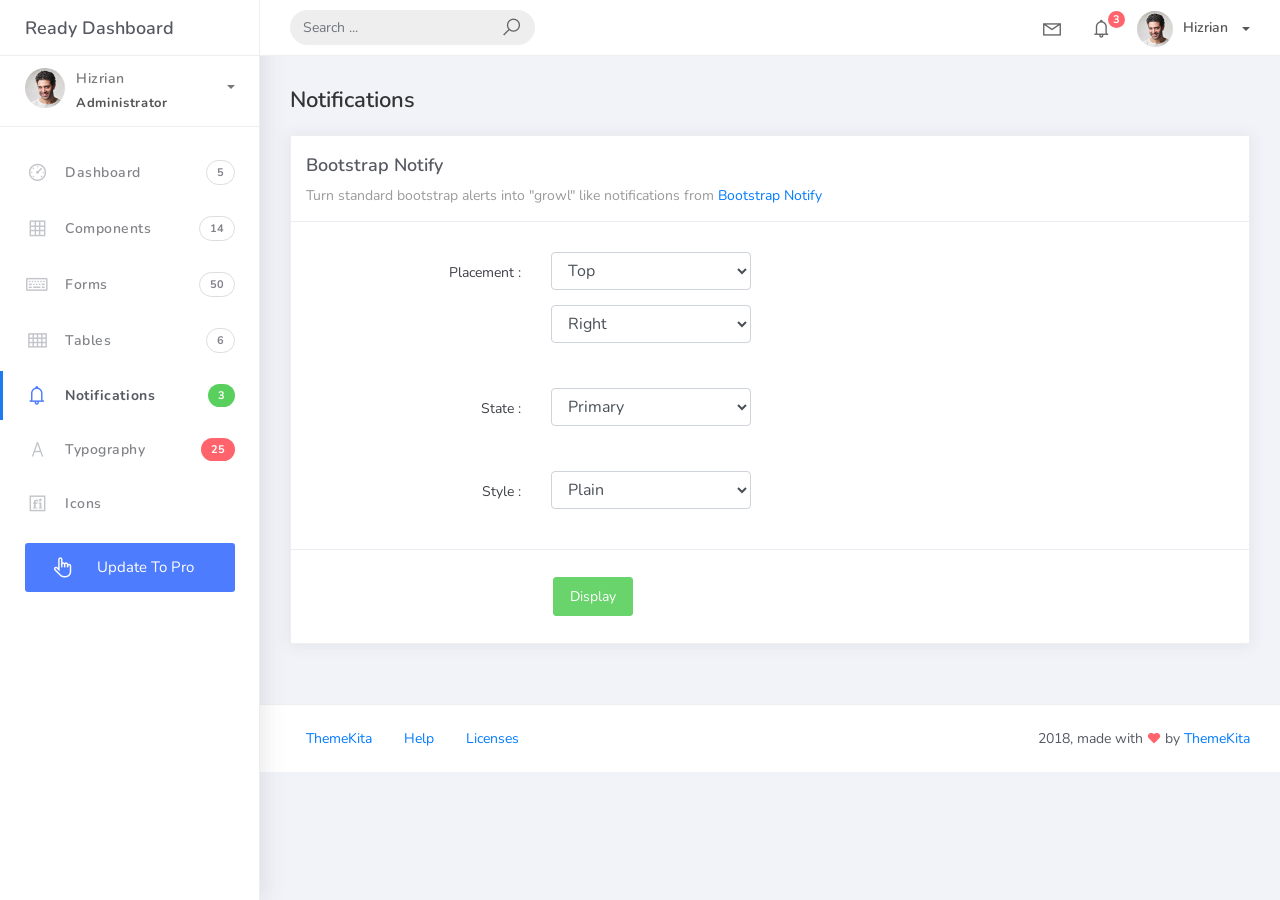
<file: SignalRWebUI/wwwroot/Ready-Bootstrap-Dashboard-master/examples/notifications.html>
<!DOCTYPE html>
<html>
<head>
	<meta http-equiv="X-UA-Compatible" content="IE=edge,chrome=1" />
	<title>Notifications - Ready Bootstrap Dashboard</title>
	<meta content='width=device-width, initial-scale=1.0, maximum-scale=1.0, user-scalable=0, shrink-to-fit=no' name='viewport' />
	<link rel="stylesheet" href="../assets/css/bootstrap.min.css">
	<link rel="stylesheet" href="https://fonts.googleapis.com/css?family=Nunito:200,200i,300,300i,400,400i,600,600i,700,700i,800,800i,900,900i">
	<link rel="stylesheet" href="../assets/css/ready.css">
	<link rel="stylesheet" href="../assets/css/demo.css">
</head>
<body>
	<div class="wrapper">
		<div class="main-header">
			<div class="logo-header">
				<a href="index.html" class="logo">
					Ready Dashboard
				</a>
				<button class="navbar-toggler sidenav-toggler ml-auto" type="button" data-toggle="collapse" data-target="collapse" aria-controls="sidebar" aria-expanded="false" aria-label="Toggle navigation">
					<span class="navbar-toggler-icon"></span>
				</button>
				<button class="topbar-toggler more"><i class="la la-ellipsis-v"></i></button>
			</div>
			<nav class="navbar navbar-header navbar-expand-lg">
				<div class="container-fluid">
					
					<form class="navbar-left navbar-form nav-search mr-md-3" action="">
						<div class="input-group">
							<input type="text" placeholder="Search ..." class="form-control">
							<div class="input-group-append">
								<span class="input-group-text">
									<i class="la la-search search-icon"></i>
								</span>
							</div>
						</div>
					</form>
					<ul class="navbar-nav topbar-nav ml-md-auto align-items-center">
						<li class="nav-item dropdown hidden-caret">
							<a class="nav-link dropdown-toggle" href="#" id="navbarDropdown" role="button" data-toggle="dropdown" aria-haspopup="true" aria-expanded="false">
								<i class="la la-envelope"></i>
							</a>
							<div class="dropdown-menu" aria-labelledby="navbarDropdown">
								<a class="dropdown-item" href="#">Action</a>
								<a class="dropdown-item" href="#">Another action</a>
								<div class="dropdown-divider"></div>
								<a class="dropdown-item" href="#">Something else here</a>
							</div>
						</li>
						<li class="nav-item dropdown hidden-caret">
							<a class="nav-link dropdown-toggle" href="#" id="navbarDropdown" role="button" data-toggle="dropdown" aria-haspopup="true" aria-expanded="false">
								<i class="la la-bell"></i>
								<span class="notification">3</span>
							</a>
							<ul class="dropdown-menu notif-box" aria-labelledby="navbarDropdown">
								<li>
									<div class="dropdown-title">You have 4 new notification</div>
								</li>
								<li>
									<div class="notif-center">
										<a href="#">
											<div class="notif-icon notif-primary"> <i class="la la-user-plus"></i> </div>
											<div class="notif-content">
												<span class="block">
													New user registered
												</span>
												<span class="time">5 minutes ago</span> 
											</div>
										</a>
										<a href="#">
											<div class="notif-icon notif-success"> <i class="la la-comment"></i> </div>
											<div class="notif-content">
												<span class="block">
													Rahmad commented on Admin
												</span>
												<span class="time">12 minutes ago</span> 
											</div>
										</a>
										<a href="#">
											<div class="notif-img"> 
												<img src="../assets/img/profile2.jpg" alt="Img Profile">
											</div>
											<div class="notif-content">
												<span class="block">
													Reza send messages to you
												</span>
												<span class="time">12 minutes ago</span> 
											</div>
										</a>
										<a href="#">
											<div class="notif-icon notif-danger"> <i class="la la-heart"></i> </div>
											<div class="notif-content">
												<span class="block">
													Farrah liked Admin
												</span>
												<span class="time">17 minutes ago</span> 
											</div>
										</a>
									</div>
								</li>
								<li>
									<a class="see-all" href="javascript:void(0);"> <strong>See all notifications</strong> <i class="la la-angle-right"></i> </a>
								</li>
							</ul>
						</li>
						<li class="nav-item dropdown">
							<a class="dropdown-toggle profile-pic" data-toggle="dropdown" href="#" aria-expanded="false"> <img src="../assets/img/profile.jpg" alt="user-img" width="36" class="img-circle"><span >Hizrian</span></span> </a>
							<ul class="dropdown-menu dropdown-user">
								<li>
									<div class="user-box">
										<div class="u-img"><img src="../assets/img/profile.jpg" alt="user"></div>
										<div class="u-text">
											<h4>Hizrian</h4>
											<p class="text-muted">hello@themekita.com</p><a href="profile.html" class="btn btn-rounded btn-danger btn-sm">View Profile</a></div>
										</div>
									</li>
									<div class="dropdown-divider"></div>
									<a class="dropdown-item" href="#"><i class="ti-user"></i> My Profile</a>
									<a class="dropdown-item" href="#"></i> My Balance</a>
									<a class="dropdown-item" href="#"><i class="ti-email"></i> Inbox</a>
									<div class="dropdown-divider"></div>
									<a class="dropdown-item" href="#"><i class="ti-settings"></i> Account Setting</a>
									<div class="dropdown-divider"></div>
									<a class="dropdown-item" href="#"><i class="fa fa-power-off"></i> Logout</a>
								</ul>
								<!-- /.dropdown-user -->
							</li>
						</ul>
					</div>
				</nav>
			</div>
			<div class="sidebar">
				<div class="scrollbar-inner sidebar-wrapper">
					<div class="user">
						<div class="photo">
							<img src="../assets/img/profile.jpg">
						</div>
						<div class="info">
							<a class="" data-toggle="collapse" href="#collapseExample" aria-expanded="true">
								<span>
									Hizrian
									<span class="user-level">Administrator</span>
									<span class="caret"></span>
								</span>
							</a>
							<div class="clearfix"></div>

							<div class="collapse in" id="collapseExample" aria-expanded="true" style="">
								<ul class="nav">
									<li>
										<a href="#profile">
											<span class="link-collapse">My Profile</span>
										</a>
									</li>
									<li>
										<a href="#edit">
											<span class="link-collapse">Edit Profile</span>
										</a>
									</li>
									<li>
										<a href="#settings">
											<span class="link-collapse">Settings</span>
										</a>
									</li>
								</ul>
							</div>
						</div>
					</div>
					<ul class="nav">
						<li class="nav-item">
							<a href="index.html">
								<i class="la la-dashboard"></i>
								<p>Dashboard</p>
								<span class="badge badge-count">5</span>
							</a>
						</li>
						<li class="nav-item">
							<a href="components.html">
								<i class="la la-table"></i>
								<p>Components</p>
								<span class="badge badge-count">14</span>
							</a>
						</li>
						<li class="nav-item">
							<a href="forms.html">
								<i class="la la-keyboard-o"></i>
								<p>Forms</p>
								<span class="badge badge-count">50</span>
							</a>
						</li>
						<li class="nav-item">
							<a href="tables.html">
								<i class="la la-th"></i>
								<p>Tables</p>
								<span class="badge badge-count">6</span>
							</a>
						</li>
						<li class="nav-item active">
							<a href="notifications.html">
								<i class="la la-bell"></i>
								<p>Notifications</p>
								<span class="badge badge-success">3</span>
							</a>
						</li>
						<li class="nav-item">
							<a href="typography.html">
								<i class="la la-font"></i>
								<p>Typography</p>
								<span class="badge badge-danger">25</span>
							</a>
						</li>
						<li class="nav-item">
							<a href="icons.html">
								<i class="la la-fonticons"></i>
								<p>Icons</p>
							</a>
						</li>
						<li class="nav-item update-pro">
							<button  data-toggle="modal" data-target="#modalUpdate">
								<i class="la la-hand-pointer-o"></i>
								<p>Update To Pro</p>
							</button>
						</li>
					</ul>
				</div>
			</div>
			<div class="main-panel">
				<div class="content">
					<div class="container-fluid">
						<h4 class="page-title">Notifications</h4>
						<div class="row">
							<div class="col-md-12">
								<div class="card">
									<div class="card-header">
										<div class="card-title">Bootstrap Notify</div>
										<div class="card-category">Turn standard bootstrap alerts into "growl" like notifications from <a class="link" href="http://bootstrap-notify.remabledesigns.com/">Bootstrap Notify</a></div>
									</div>
									<div class="card-body">
										<div class="form">
											<div class="form-group from-show-notify row">
												<div class="col-lg-3 col-md-3 col-sm-12 text-right">
													<label>Placement :</label>
												</div>
												<div class="col-lg-4 col-md-9 col-sm-12">
													<select class="form-control input-fixed" id="notify_placement_from">
														<option value="top">Top</option>
														<option value="bottom">Bottom</option>
													</select>
													<select class="form-control input-fixed" id="notify_placement_align">
														<option value="left">Left</option>
														<option value="right" selected="">Right</option>
														<option value="center">Center</option>
													</select>
												</div>
											</div>
											<div class="form-group from-show-notify row">
												<div class="col-lg-3 col-md-3 col-sm-12 text-right">
													<label>State :</label>
												</div>
												<div class="col-lg-4 col-md-9 col-sm-12">
													<select class="form-control input-fixed" id="notify_state">
														<option value="primary">Primary</option>
														<option value="info">Info</option>
														<option value="success">Success</option>
														<option value="warning">Warning</option>
														<option value="danger">Danger</option>
													</select>
												</div>
											</div>
											<div class="form-group from-show-notify row">
												<div class="col-lg-3 col-md-3 col-sm-12 text-right">
													<label>Style :</label>
												</div>
												<div class="col-lg-4 col-md-9 col-sm-12">
													<select class="form-control input-fixed" id="notify_style">
														<option value="plain">Plain</option>
														<option value="withicon">With Icon</option>
													</select>
												</div>
											</div>
										</div>
									</div>
									<div class="card-footer">
										<div class="form">
											<div class="form-group from-show-notify row">
												<div class="col-lg-3 col-md-3 col-sm-12">

												</div>
												<div class="col-lg-4 col-md-9 col-sm-12">
													<button id="displayNotif" class="btn btn-success">Display</button>
												</div>
											</div>
										</div>
									</div>
								</div>
							</div>
						</div>
					</div>
				</div>
				<footer class="footer">
					<div class="container-fluid">
						<nav class="pull-left">
							<ul class="nav">
								<li class="nav-item">
									<a class="nav-link" href="http://www.themekita.com">
										ThemeKita
									</a>
								</li>
								<li class="nav-item">
									<a class="nav-link" href="#">
										Help
									</a>
								</li>
								<li class="nav-item">
									<a class="nav-link" href="#">
										Licenses
									</a>
								</li>
							</ul>
						</nav>
						<div class="copyright ml-auto">
							2018, made with <i class="la la-heart heart text-danger"></i> by <a href="http://www.themekita.com">ThemeKita</a>
						</div>				
					</div>
				</footer>
			</div>
		</div>
	</div>
	<!-- Modal -->
	<div class="modal fade" id="modalUpdate" tabindex="-1" role="dialog" aria-labelledby="modalUpdatePro" aria-hidden="true">
		<div class="modal-dialog modal-dialog-centered" role="document">
			<div class="modal-content">
				<div class="modal-header bg-primary">
					<h6 class="modal-title"><i class="la la-frown-o"></i> Under Development</h6>
					<button type="button" class="close" data-dismiss="modal" aria-label="Close">
						<span aria-hidden="true">&times;</span>
					</button>
				</div>
				<div class="modal-body text-center">									
					<p>Currently the pro version of the <b>Ready Dashboard</b> Bootstrap is in progress development</p>
					<p>
					<b>We'll let you know when it's done</b></p>
				</div>
				<div class="modal-footer">
					<button type="button" class="btn btn-secondary" data-dismiss="modal">Close</button>
				</div>
			</div>
		</div>
	</div>
</body>
<script src="../assets/js/core/jquery.3.2.1.min.js"></script>
<script src="../assets/js/plugin/jquery-ui-1.12.1.custom/jquery-ui.min.js"></script>
<script src="../assets/js/core/popper.min.js"></script>
<script src="../assets/js/core/bootstrap.min.js"></script>
<script src="../assets/js/plugin/chartist/chartist.min.js"></script>
<script src="../assets/js/plugin/chartist/plugin/chartist-plugin-tooltip.min.js"></script>
<script src="../assets/js/plugin/bootstrap-notify/bootstrap-notify.min.js"></script>
<script src="../assets/js/plugin/bootstrap-toggle/bootstrap-toggle.min.js"></script>
<script src="../assets/js/plugin/jquery-mapael/jquery.mapael.min.js"></script>
<script src="../assets/js/plugin/jquery-mapael/maps/world_countries.min.js"></script>
<script src="../assets/js/plugin/chart-circle/circles.min.js"></script>
<script src="../assets/js/plugin/jquery-scrollbar/jquery.scrollbar.min.js"></script>
<script src="../assets/js/ready.min.js"></script>
<script>
	$('#displayNotif').on('click', function(){
		var placementFrom = $('#notify_placement_from option:selected').val();
		var placementAlign = $('#notify_placement_align option:selected').val();
		var state = $('#notify_state option:selected').val();
		var style = $('#notify_style option:selected').val();
		var content = {};

		content.message = 'Turning standard Bootstrap alerts into "notify" like notifications';
		content.title = 'Bootstrap notify';
		if (style == "withicon") {
			content.icon = 'la la-bell';
		} else {
			content.icon = 'none';
		}
		content.url = 'index.html';
		content.target = '_blank';

		$.notify(content,{
			type: state,
			placement: {
				from: placementFrom,
				align: placementAlign
			},
			time: 1000,
		});
	});
</script>
</html>
</file>
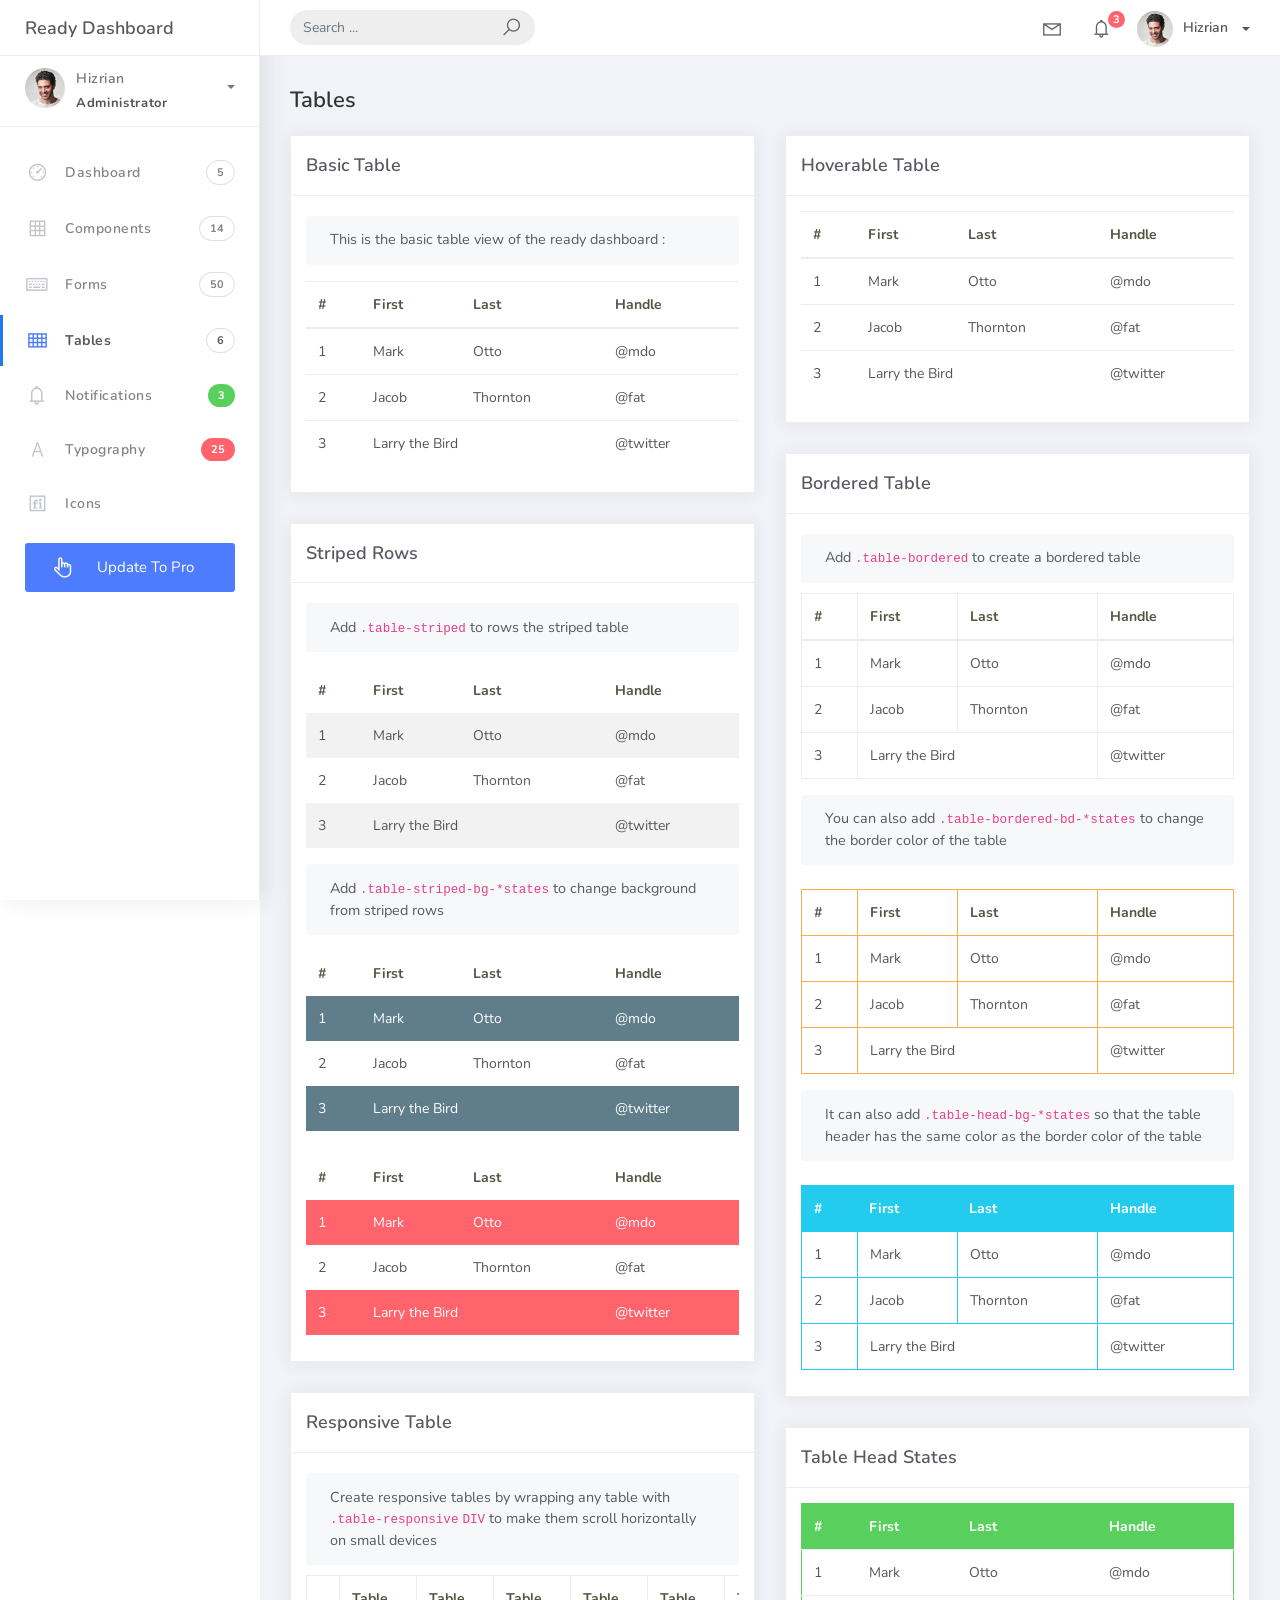
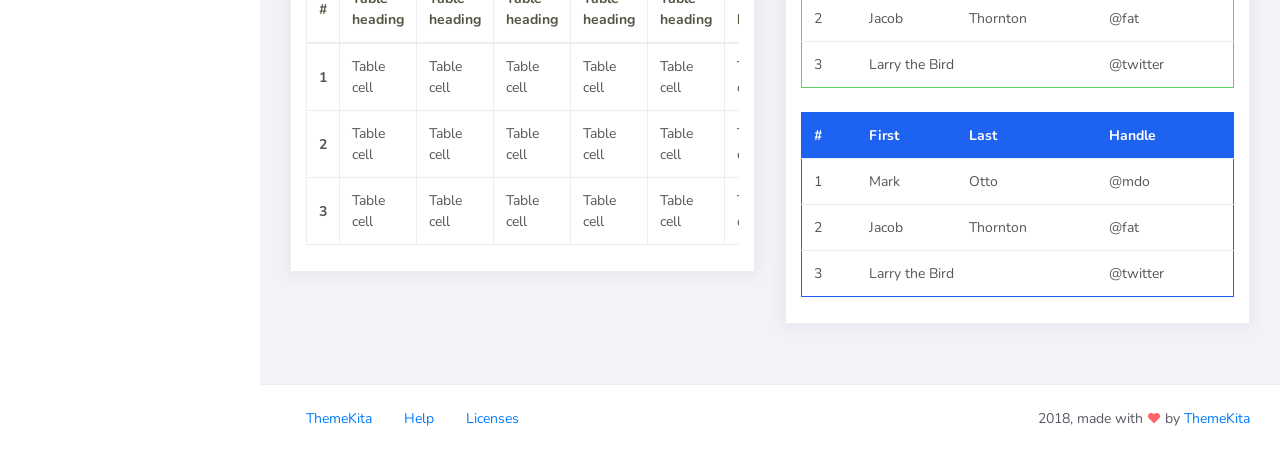
<file: SignalRWebUI/wwwroot/Ready-Bootstrap-Dashboard-master/examples/tables.html>
<!DOCTYPE html>
<html>
<head>
	<meta http-equiv="X-UA-Compatible" content="IE=edge,chrome=1" />
	<title>Tables - Ready Bootstrap Dashboard</title>
	<meta content='width=device-width, initial-scale=1.0, maximum-scale=1.0, user-scalable=0, shrink-to-fit=no' name='viewport' />
	<link rel="stylesheet" href="../assets/css/bootstrap.min.css">
	<link rel="stylesheet" href="https://fonts.googleapis.com/css?family=Nunito:200,200i,300,300i,400,400i,600,600i,700,700i,800,800i,900,900i">
	<link rel="stylesheet" href="../assets/css/ready.css">
	<link rel="stylesheet" href="../assets/css/demo.css">
</head>
<body>
	<div class="wrapper">
		<div class="main-header">
			<div class="logo-header">
				<a href="index.html" class="logo">
					Ready Dashboard
				</a>
				<button class="navbar-toggler sidenav-toggler ml-auto" type="button" data-toggle="collapse" data-target="collapse" aria-controls="sidebar" aria-expanded="false" aria-label="Toggle navigation">
					<span class="navbar-toggler-icon"></span>
				</button>
				<button class="topbar-toggler more"><i class="la la-ellipsis-v"></i></button>
			</div>
			<nav class="navbar navbar-header navbar-expand-lg">
				<div class="container-fluid">
					
					<form class="navbar-left navbar-form nav-search mr-md-3" action="">
						<div class="input-group">
							<input type="text" placeholder="Search ..." class="form-control">
							<div class="input-group-append">
								<span class="input-group-text">
									<i class="la la-search search-icon"></i>
								</span>
							</div>
						</div>
					</form>
					<ul class="navbar-nav topbar-nav ml-md-auto align-items-center">
						<li class="nav-item dropdown hidden-caret">
							<a class="nav-link dropdown-toggle" href="#" id="navbarDropdown" role="button" data-toggle="dropdown" aria-haspopup="true" aria-expanded="false">
								<i class="la la-envelope"></i>
							</a>
							<div class="dropdown-menu" aria-labelledby="navbarDropdown">
								<a class="dropdown-item" href="#">Action</a>
								<a class="dropdown-item" href="#">Another action</a>
								<div class="dropdown-divider"></div>
								<a class="dropdown-item" href="#">Something else here</a>
							</div>
						</li>
						<li class="nav-item dropdown hidden-caret">
							<a class="nav-link dropdown-toggle" href="#" id="navbarDropdown" role="button" data-toggle="dropdown" aria-haspopup="true" aria-expanded="false">
								<i class="la la-bell"></i>
								<span class="notification">3</span>
							</a>
							<ul class="dropdown-menu notif-box" aria-labelledby="navbarDropdown">
								<li>
									<div class="dropdown-title">You have 4 new notification</div>
								</li>
								<li>
									<div class="notif-center">
										<a href="#">
											<div class="notif-icon notif-primary"> <i class="la la-user-plus"></i> </div>
											<div class="notif-content">
												<span class="block">
													New user registered
												</span>
												<span class="time">5 minutes ago</span> 
											</div>
										</a>
										<a href="#">
											<div class="notif-icon notif-success"> <i class="la la-comment"></i> </div>
											<div class="notif-content">
												<span class="block">
													Rahmad commented on Admin
												</span>
												<span class="time">12 minutes ago</span> 
											</div>
										</a>
										<a href="#">
											<div class="notif-img"> 
												<img src="../assets/img/profile2.jpg" alt="Img Profile">
											</div>
											<div class="notif-content">
												<span class="block">
													Reza send messages to you
												</span>
												<span class="time">12 minutes ago</span> 
											</div>
										</a>
										<a href="#">
											<div class="notif-icon notif-danger"> <i class="la la-heart"></i> </div>
											<div class="notif-content">
												<span class="block">
													Farrah liked Admin
												</span>
												<span class="time">17 minutes ago</span> 
											</div>
										</a>
									</div>
								</li>
								<li>
									<a class="see-all" href="javascript:void(0);"> <strong>See all notifications</strong> <i class="la la-angle-right"></i> </a>
								</li>
							</ul>
						</li>
						<li class="nav-item dropdown">
							<a class="dropdown-toggle profile-pic" data-toggle="dropdown" href="#" aria-expanded="false"> <img src="../assets/img/profile.jpg" alt="user-img" width="36" class="img-circle"><span >Hizrian</span></span> </a>
							<ul class="dropdown-menu dropdown-user">
								<li>
									<div class="user-box">
										<div class="u-img"><img src="../assets/img/profile.jpg" alt="user"></div>
										<div class="u-text">
											<h4>Hizrian</h4>
											<p class="text-muted">hello@themekita.com</p><a href="profile.html" class="btn btn-rounded btn-danger btn-sm">View Profile</a></div>
										</div>
									</li>
									<div class="dropdown-divider"></div>
									<a class="dropdown-item" href="#"><i class="ti-user"></i> My Profile</a>
									<a class="dropdown-item" href="#"></i> My Balance</a>
									<a class="dropdown-item" href="#"><i class="ti-email"></i> Inbox</a>
									<div class="dropdown-divider"></div>
									<a class="dropdown-item" href="#"><i class="ti-settings"></i> Account Setting</a>
									<div class="dropdown-divider"></div>
									<a class="dropdown-item" href="#"><i class="fa fa-power-off"></i> Logout</a>
								</ul>
								<!-- /.dropdown-user -->
							</li>
						</ul>
					</div>
				</nav>
			</div>
			<div class="sidebar">
				<div class="scrollbar-inner sidebar-wrapper">
					<div class="user">
						<div class="photo">
							<img src="../assets/img/profile.jpg">
						</div>
						<div class="info">
							<a class="" data-toggle="collapse" href="#collapseExample" aria-expanded="true">
								<span>
									Hizrian
									<span class="user-level">Administrator</span>
									<span class="caret"></span>
								</span>
							</a>
							<div class="clearfix"></div>

							<div class="collapse in" id="collapseExample" aria-expanded="true" style="">
								<ul class="nav">
									<li>
										<a href="#profile">
											<span class="link-collapse">My Profile</span>
										</a>
									</li>
									<li>
										<a href="#edit">
											<span class="link-collapse">Edit Profile</span>
										</a>
									</li>
									<li>
										<a href="#settings">
											<span class="link-collapse">Settings</span>
										</a>
									</li>
								</ul>
							</div>
						</div>
					</div>
					<ul class="nav">
						<li class="nav-item">
							<a href="index.html">
								<i class="la la-dashboard"></i>
								<p>Dashboard</p>
								<span class="badge badge-count">5</span>
							</a>
						</li>
						<li class="nav-item">
							<a href="components.html">
								<i class="la la-table"></i>
								<p>Components</p>
								<span class="badge badge-count">14</span>
							</a>
						</li>
						<li class="nav-item">
							<a href="forms.html">
								<i class="la la-keyboard-o"></i>
								<p>Forms</p>
								<span class="badge badge-count">50</span>
							</a>
						</li>
						<li class="nav-item active">
							<a href="tables.html">
								<i class="la la-th"></i>
								<p>Tables</p>
								<span class="badge badge-count">6</span>
							</a>
						</li>
						<li class="nav-item">
							<a href="notifications.html">
								<i class="la la-bell"></i>
								<p>Notifications</p>
								<span class="badge badge-success">3</span>
							</a>
						</li>
						<li class="nav-item">
							<a href="typography.html">
								<i class="la la-font"></i>
								<p>Typography</p>
								<span class="badge badge-danger">25</span>
							</a>
						</li>
						<li class="nav-item">
							<a href="icons.html">
								<i class="la la-fonticons"></i>
								<p>Icons</p>
							</a>
						</li>
						<li class="nav-item update-pro">
							<button  data-toggle="modal" data-target="#modalUpdate">
								<i class="la la-hand-pointer-o"></i>
								<p>Update To Pro</p>
							</button>
						</li>
					</ul>
				</div>
			</div>
			<div class="main-panel">
				<div class="content">
					<div class="container-fluid">
						<h4 class="page-title">Tables</h4>
						<div class="row">
							<div class="col-md-6">
								<div class="card">
									<div class="card-header">
										<div class="card-title">Basic Table</div>
									</div>
									<div class="card-body">
										<div class="card-sub">									
											This is the basic table view of the ready dashboard :
										</div>
										<table class="table mt-3">
											<thead>
												<tr>
													<th scope="col">#</th>
													<th scope="col">First</th>
													<th scope="col">Last</th>
													<th scope="col">Handle</th>
												</tr>
											</thead>
											<tbody>
												<tr>
													<td>1</td>
													<td>Mark</td>
													<td>Otto</td>
													<td>@mdo</td>
												</tr>
												<tr>
													<td>2</td>
													<td>Jacob</td>
													<td>Thornton</td>
													<td>@fat</td>
												</tr>
												<tr>
													<td>3</td>
													<td colspan="2">Larry the Bird</td>
													<td>@twitter</td>
												</tr>
											</tbody>
										</table>
									</div>
								</div>
								<div class="card">
									<div class="card-header">
										<div class="card-title">Striped Rows</div>
									</div>
									<div class="card-body">
										<div class="card-sub">											
											Add <code class="highlighter-rouge">.table-striped</code> to rows the striped table
										</div>
										<table class="table table-striped mt-3">
											<thead>
												<tr>
													<th scope="col">#</th>
													<th scope="col">First</th>
													<th scope="col">Last</th>
													<th scope="col">Handle</th>
												</tr>
											</thead>
											<tbody>
												<tr>
													<td>1</td>
													<td>Mark</td>
													<td>Otto</td>
													<td>@mdo</td>
												</tr>
												<tr>
													<td>2</td>
													<td>Jacob</td>
													<td>Thornton</td>
													<td>@fat</td>
												</tr>
												<tr>
													<td>3</td>
													<td colspan="2">Larry the Bird</td>
													<td>@twitter</td>
												</tr>
											</tbody>
										</table>
										<div class="card-sub">
											Add <code class="#highlighter-rouge">.table-striped-bg-*states</code> to change background from striped rows
										</div>
										<table class="table table-striped table-striped-bg-default mt-3">
											<thead>
												<tr>
													<th scope="col">#</th>
													<th scope="col">First</th>
													<th scope="col">Last</th>
													<th scope="col">Handle</th>
												</tr>
											</thead>
											<tbody>
												<tr>
													<td>1</td>
													<td>Mark</td>
													<td>Otto</td>
													<td>@mdo</td>
												</tr>
												<tr>
													<td>2</td>
													<td>Jacob</td>
													<td>Thornton</td>
													<td>@fat</td>
												</tr>
												<tr>
													<td>3</td>
													<td colspan="2">Larry the Bird</td>
													<td>@twitter</td>
												</tr>
											</tbody>
										</table>
										<table class="table table-striped table-striped-bg-danger mt-4">
											<thead>
												<tr>
													<th scope="col">#</th>
													<th scope="col">First</th>
													<th scope="col">Last</th>
													<th scope="col">Handle</th>
												</tr>
											</thead>
											<tbody>
												<tr>
													<td>1</td>
													<td>Mark</td>
													<td>Otto</td>
													<td>@mdo</td>
												</tr>
												<tr>
													<td>2</td>
													<td>Jacob</td>
													<td>Thornton</td>
													<td>@fat</td>
												</tr>
												<tr>
													<td>3</td>
													<td colspan="2">Larry the Bird</td>
													<td>@twitter</td>
												</tr>
											</tbody>
										</table>
									</div>
								</div>
								<div class="card">
									<div class="card-header">
										<div class="card-title">Responsive Table</div>
									</div>
									<div class="card-body">
										<div class="card-sub">
											Create responsive tables by wrapping any table with <code class="highlighter-rouge">.table-responsive</code> <code class="highlighter-rouge">DIV</code> to make them scroll horizontally on small devices
										</div>
										<div class="table-responsive">
											<table class="table table-bordered">
												<thead>
													<tr>
														<th>#</th>
														<th>Table heading</th>
														<th>Table heading</th>
														<th>Table heading</th>
														<th>Table heading</th>
														<th>Table heading</th>
														<th>Table heading</th>
													</tr>
												</thead>
												<tbody>
													<tr>
														<th scope="row">1</th>
														<td>Table cell</td>
														<td>Table cell</td>
														<td>Table cell</td>
														<td>Table cell</td>
														<td>Table cell</td>
														<td>Table cell</td>
													</tr>
													<tr>
														<th scope="row">2</th>
														<td>Table cell</td>
														<td>Table cell</td>
														<td>Table cell</td>
														<td>Table cell</td>
														<td>Table cell</td>
														<td>Table cell</td>
													</tr>
													<tr>
														<th scope="row">3</th>
														<td>Table cell</td>
														<td>Table cell</td>
														<td>Table cell</td>
														<td>Table cell</td>
														<td>Table cell</td>
														<td>Table cell</td>
													</tr>
												</tbody>
											</table>
										</div>
									</div>
								</div>
							</div>
							<div class="col-md-6">
								<div class="card">
									<div class="card-header">
										<div class="card-title">Hoverable Table</div>
									</div>
									<div class="card-body">
										<table class="table table-hover">
											<thead>
												<tr>
													<th scope="col">#</th>
													<th scope="col">First</th>
													<th scope="col">Last</th>
													<th scope="col">Handle</th>
												</tr>
											</thead>
											<tbody>
												<tr>
													<td>1</td>
													<td>Mark</td>
													<td>Otto</td>
													<td>@mdo</td>
												</tr>
												<tr>
													<td>2</td>
													<td>Jacob</td>
													<td>Thornton</td>
													<td>@fat</td>
												</tr>
												<tr>
													<td>3</td>
													<td colspan="2">Larry the Bird</td>
													<td>@twitter</td>
												</tr>
											</tbody>
										</table>
									</div>
								</div>
								<div class="card">
									<div class="card-header">
										<div class="card-title">Bordered Table</div>
									</div>
									<div class="card-body">
										<div class="card-sub">
											Add <code class="highlighter-rouge">.table-bordered</code> to create a bordered table
										</div>
										<table class="table table-bordered">
											<thead>
												<tr>
													<th scope="col">#</th>
													<th scope="col">First</th>
													<th scope="col">Last</th>
													<th scope="col">Handle</th>
												</tr>
											</thead>
											<tbody>
												<tr>
													<td>1</td>
													<td>Mark</td>
													<td>Otto</td>
													<td>@mdo</td>
												</tr>
												<tr>
													<td>2</td>
													<td>Jacob</td>
													<td>Thornton</td>
													<td>@fat</td>
												</tr>
												<tr>
													<td>3</td>
													<td colspan="2">Larry the Bird</td>
													<td>@twitter</td>
												</tr>
											</tbody>
										</table>
										<div class="card-sub">											
											You can also add <code class="highlighter-rouge">.table-bordered-bd-*states</code> to change the border color of the table
										</div>
										<table class="table table-bordered table-bordered-bd-warning mt-4">
											<thead>
												<tr>
													<th scope="col">#</th>
													<th scope="col">First</th>
													<th scope="col">Last</th>
													<th scope="col">Handle</th>
												</tr>
											</thead>
											<tbody>
												<tr>
													<td>1</td>
													<td>Mark</td>
													<td>Otto</td>
													<td>@mdo</td>
												</tr>
												<tr>
													<td>2</td>
													<td>Jacob</td>
													<td>Thornton</td>
													<td>@fat</td>
												</tr>
												<tr>
													<td>3</td>
													<td colspan="2">Larry the Bird</td>
													<td>@twitter</td>
												</tr>
											</tbody>
										</table>
										<div class="card-sub">
											It can also add <code class="highlight-rouge">.table-head-bg-*states</code> so that the table header has the same color as the border color of the table
										</div>
										<table class="table table-bordered table-head-bg-info table-bordered-bd-info mt-4">
											<thead>
												<tr>
													<th scope="col">#</th>
													<th scope="col">First</th>
													<th scope="col">Last</th>
													<th scope="col">Handle</th>
												</tr>
											</thead>
											<tbody>
												<tr>
													<td>1</td>
													<td>Mark</td>
													<td>Otto</td>
													<td>@mdo</td>
												</tr>
												<tr>
													<td>2</td>
													<td>Jacob</td>
													<td>Thornton</td>
													<td>@fat</td>
												</tr>
												<tr>
													<td>3</td>
													<td colspan="2">Larry the Bird</td>
													<td>@twitter</td>
												</tr>
											</tbody>
										</table>
									</div>
								</div>
								<div class="card">
									<div class="card-header">
										<div class="card-title">Table Head States</div>
									</div>
									<div class="card-body">
										<table class="table table-head-bg-success">
											<thead>
												<tr>
													<th scope="col">#</th>
													<th scope="col">First</th>
													<th scope="col">Last</th>
													<th scope="col">Handle</th>
												</tr>
											</thead>
											<tbody>
												<tr>
													<td>1</td>
													<td>Mark</td>
													<td>Otto</td>
													<td>@mdo</td>
												</tr>
												<tr>
													<td>2</td>
													<td>Jacob</td>
													<td>Thornton</td>
													<td>@fat</td>
												</tr>
												<tr>
													<td>3</td>
													<td colspan="2">Larry the Bird</td>
													<td>@twitter</td>
												</tr>
											</tbody>
										</table>
										<table class="table table-head-bg-primary mt-4">
											<thead>
												<tr>
													<th scope="col">#</th>
													<th scope="col">First</th>
													<th scope="col">Last</th>
													<th scope="col">Handle</th>
												</tr>
											</thead>
											<tbody>
												<tr>
													<td>1</td>
													<td>Mark</td>
													<td>Otto</td>
													<td>@mdo</td>
												</tr>
												<tr>
													<td>2</td>
													<td>Jacob</td>
													<td>Thornton</td>
													<td>@fat</td>
												</tr>
												<tr>
													<td>3</td>
													<td colspan="2">Larry the Bird</td>
													<td>@twitter</td>
												</tr>
											</tbody>
										</table>
									</div>
								</div>
							</div>
						</div>
					</div>
				</div>
				<footer class="footer">
					<div class="container-fluid">
						<nav class="pull-left">
							<ul class="nav">
								<li class="nav-item">
									<a class="nav-link" href="http://www.themekita.com">
										ThemeKita
									</a>
								</li>
								<li class="nav-item">
									<a class="nav-link" href="#">
										Help
									</a>
								</li>
								<li class="nav-item">
									<a class="nav-link" href="#">
										Licenses
									</a>
								</li>
							</ul>
						</nav>
						<div class="copyright ml-auto">
							2018, made with <i class="la la-heart heart text-danger"></i> by <a href="http://www.themekita.com">ThemeKita</a>
						</div>				
					</div>
				</footer>
			</div>
		</div>
	</div>
</div>
<!-- Modal -->
<div class="modal fade" id="modalUpdate" tabindex="-1" role="dialog" aria-labelledby="modalUpdatePro" aria-hidden="true">
	<div class="modal-dialog modal-dialog-centered" role="document">
		<div class="modal-content">
			<div class="modal-header bg-primary">
				<h6 class="modal-title"><i class="la la-frown-o"></i> Under Development</h6>
				<button type="button" class="close" data-dismiss="modal" aria-label="Close">
					<span aria-hidden="true">&times;</span>
				</button>
			</div>
			<div class="modal-body text-center">									
				<p>Currently the pro version of the <b>Ready Dashboard</b> Bootstrap is in progress development</p>
				<p>
				<b>We'll let you know when it's done</b></p>
			</div>
			<div class="modal-footer">
				<button type="button" class="btn btn-secondary" data-dismiss="modal">Close</button>
			</div>
		</div>
	</div>
</div>
</body>
<script src="../assets/js/core/jquery.3.2.1.min.js"></script>
<script src="../assets/js/plugin/jquery-ui-1.12.1.custom/jquery-ui.min.js"></script>
<script src="../assets/js/core/popper.min.js"></script>
<script src="../assets/js/core/bootstrap.min.js"></script>
<script src="../assets/js/plugin/chartist/chartist.min.js"></script>
<script src="../assets/js/plugin/chartist/plugin/chartist-plugin-tooltip.min.js"></script>
<script src="../assets/js/plugin/bootstrap-notify/bootstrap-notify.min.js"></script>
<script src="../assets/js/plugin/bootstrap-toggle/bootstrap-toggle.min.js"></script>
<script src="../assets/js/plugin/jquery-mapael/jquery.mapael.min.js"></script>
<script src="../assets/js/plugin/jquery-mapael/maps/world_countries.min.js"></script>
<script src="../assets/js/plugin/chart-circle/circles.min.js"></script>
<script src="../assets/js/plugin/jquery-scrollbar/jquery.scrollbar.min.js"></script>
<script src="../assets/js/ready.min.js"></script>
<script>
	$('#displayNotif').on('click', function(){
		var placementFrom = $('#notify_placement_from option:selected').val();
		var placementAlign = $('#notify_placement_align option:selected').val();
		var state = $('#notify_state option:selected').val();
		var style = $('#notify_style option:selected').val();
		var content = {};

		content.message = 'Turning standard Bootstrap alerts into "notify" like notifications';
		content.title = 'Bootstrap notify';
		if (style == "withicon") {
			content.icon = 'la la-bell';
		} else {
			content.icon = 'none';
		}
		content.url = 'index.html';
		content.target = '_blank';

		$.notify(content,{
			type: state,
			placement: {
				from: placementFrom,
				align: placementAlign
			},
			time: 1000,
		});
	});
</script>
</html>
</file>
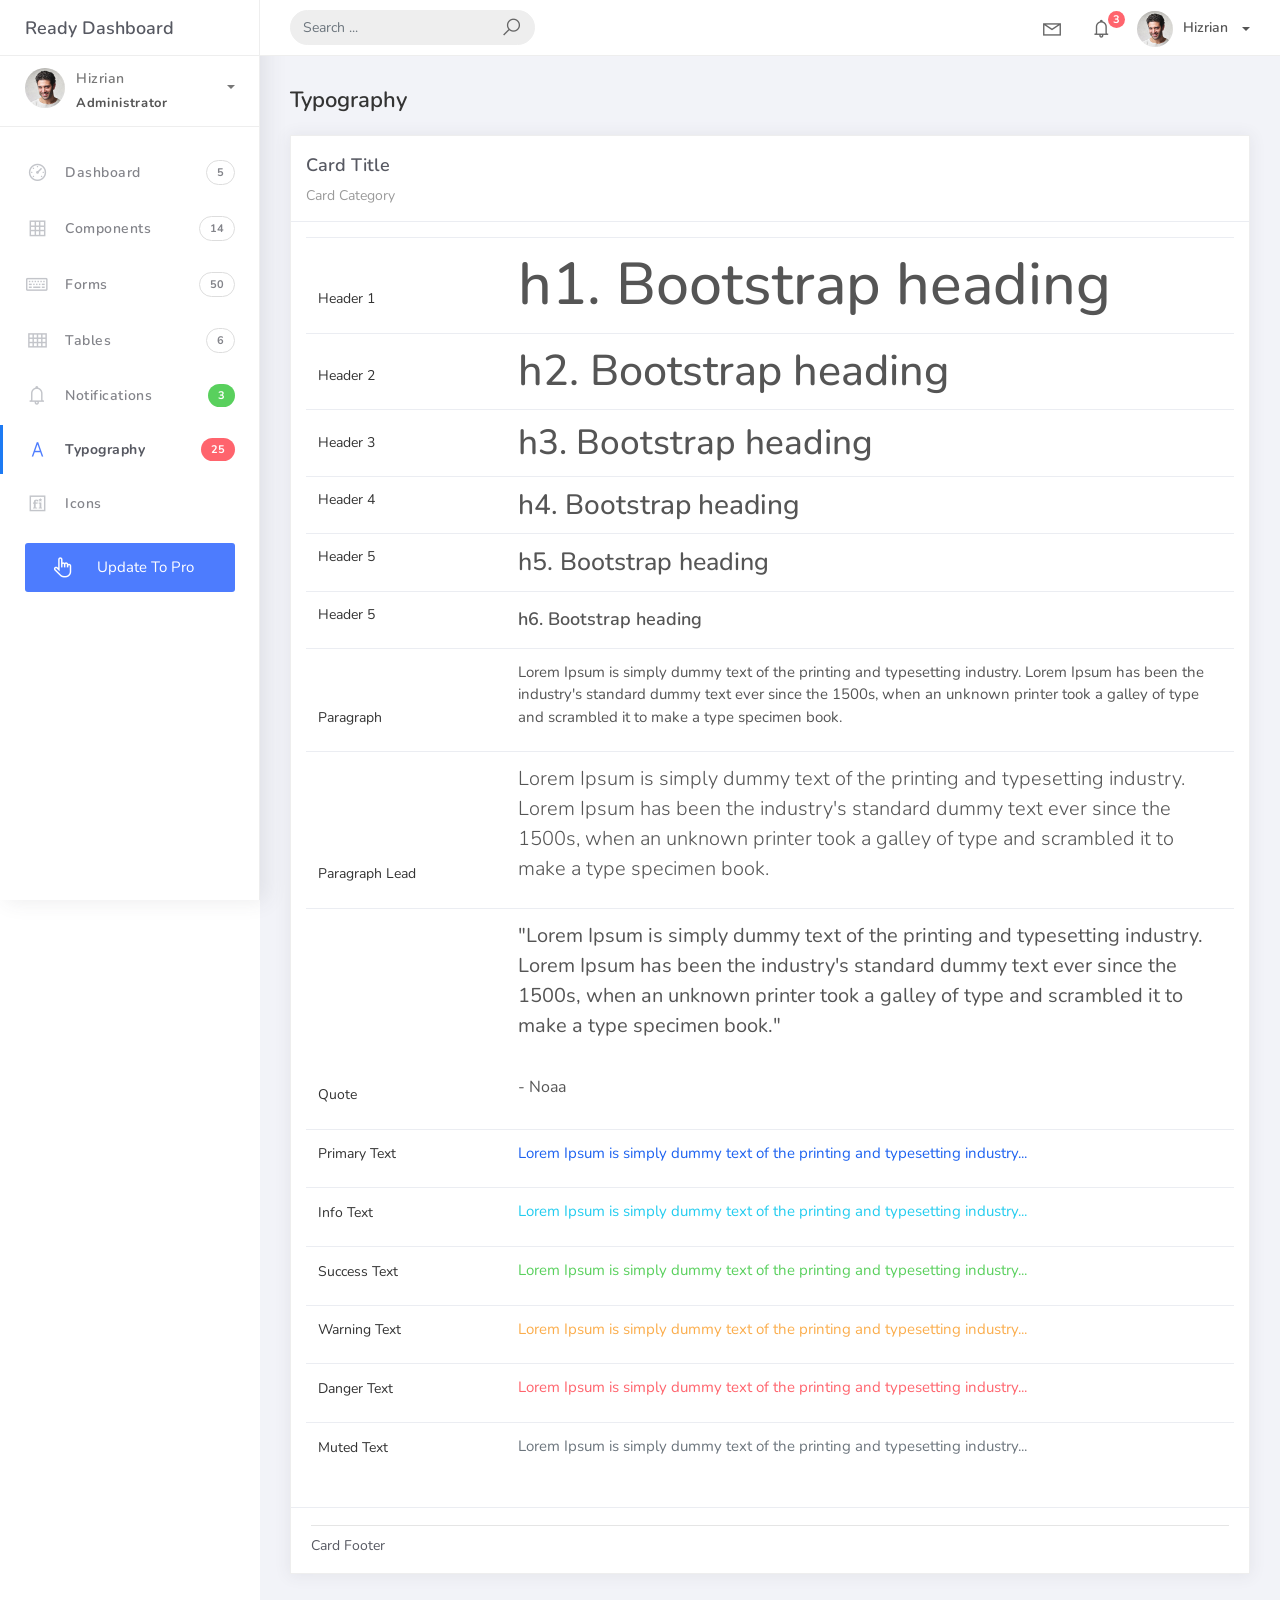
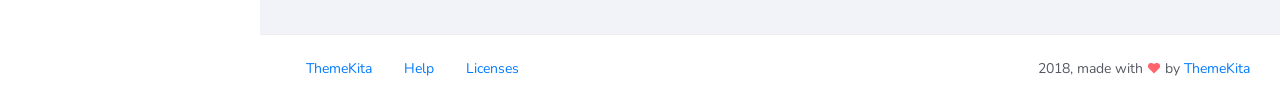
<file: SignalRWebUI/wwwroot/Ready-Bootstrap-Dashboard-master/examples/typography.html>
<!DOCTYPE html>
<html>
<head>
	<meta http-equiv="X-UA-Compatible" content="IE=edge,chrome=1" />
	<title>Typography - Ready Bootstrap Dashboard</title>
	<meta content='width=device-width, initial-scale=1.0, maximum-scale=1.0, user-scalable=0, shrink-to-fit=no' name='viewport' />
	<link rel="stylesheet" href="../assets/css/bootstrap.min.css">
	<link rel="stylesheet" href="https://fonts.googleapis.com/css?family=Nunito:200,200i,300,300i,400,400i,600,600i,700,700i,800,800i,900,900i">
	<link rel="stylesheet" href="../assets/css/ready.css">
	<link rel="stylesheet" href="../assets/css/demo.css">
</head>
<body>
	<div class="wrapper">
		<div class="main-header">
			<div class="logo-header">
				<a href="index.html" class="logo">
					Ready Dashboard
				</a>
				<button class="navbar-toggler sidenav-toggler ml-auto" type="button" data-toggle="collapse" data-target="collapse" aria-controls="sidebar" aria-expanded="false" aria-label="Toggle navigation">
					<span class="navbar-toggler-icon"></span>
				</button>
				<button class="topbar-toggler more"><i class="la la-ellipsis-v"></i></button>
			</div>
			<nav class="navbar navbar-header navbar-expand-lg">
				<div class="container-fluid">
					
					<form class="navbar-left navbar-form nav-search mr-md-3" action="">
						<div class="input-group">
							<input type="text" placeholder="Search ..." class="form-control">
							<div class="input-group-append">
								<span class="input-group-text">
									<i class="la la-search search-icon"></i>
								</span>
							</div>
						</div>
					</form>
					<ul class="navbar-nav topbar-nav ml-md-auto align-items-center">
						<li class="nav-item dropdown hidden-caret">
							<a class="nav-link dropdown-toggle" href="#" id="navbarDropdown" role="button" data-toggle="dropdown" aria-haspopup="true" aria-expanded="false">
								<i class="la la-envelope"></i>
							</a>
							<div class="dropdown-menu" aria-labelledby="navbarDropdown">
								<a class="dropdown-item" href="#">Action</a>
								<a class="dropdown-item" href="#">Another action</a>
								<div class="dropdown-divider"></div>
								<a class="dropdown-item" href="#">Something else here</a>
							</div>
						</li>
						<li class="nav-item dropdown hidden-caret">
							<a class="nav-link dropdown-toggle" href="#" id="navbarDropdown" role="button" data-toggle="dropdown" aria-haspopup="true" aria-expanded="false">
								<i class="la la-bell"></i>
								<span class="notification">3</span>
							</a>
							<ul class="dropdown-menu notif-box" aria-labelledby="navbarDropdown">
								<li>
									<div class="dropdown-title">You have 4 new notification</div>
								</li>
								<li>
									<div class="notif-center">
										<a href="#">
											<div class="notif-icon notif-primary"> <i class="la la-user-plus"></i> </div>
											<div class="notif-content">
												<span class="block">
													New user registered
												</span>
												<span class="time">5 minutes ago</span> 
											</div>
										</a>
										<a href="#">
											<div class="notif-icon notif-success"> <i class="la la-comment"></i> </div>
											<div class="notif-content">
												<span class="block">
													Rahmad commented on Admin
												</span>
												<span class="time">12 minutes ago</span> 
											</div>
										</a>
										<a href="#">
											<div class="notif-img"> 
												<img src="../assets/img/profile2.jpg" alt="Img Profile">
											</div>
											<div class="notif-content">
												<span class="block">
													Reza send messages to you
												</span>
												<span class="time">12 minutes ago</span> 
											</div>
										</a>
										<a href="#">
											<div class="notif-icon notif-danger"> <i class="la la-heart"></i> </div>
											<div class="notif-content">
												<span class="block">
													Farrah liked Admin
												</span>
												<span class="time">17 minutes ago</span> 
											</div>
										</a>
									</div>
								</li>
								<li>
									<a class="see-all" href="javascript:void(0);"> <strong>See all notifications</strong> <i class="la la-angle-right"></i> </a>
								</li>
							</ul>
						</li>
						<li class="nav-item dropdown">
							<a class="dropdown-toggle profile-pic" data-toggle="dropdown" href="#" aria-expanded="false"> <img src="../assets/img/profile.jpg" alt="user-img" width="36" class="img-circle"><span >Hizrian</span></span> </a>
							<ul class="dropdown-menu dropdown-user">
								<li>
									<div class="user-box">
										<div class="u-img"><img src="../assets/img/profile.jpg" alt="user"></div>
										<div class="u-text">
											<h4>Hizrian</h4>
											<p class="text-muted">hello@themekita.com</p><a href="profile.html" class="btn btn-rounded btn-danger btn-sm">View Profile</a></div>
										</div>
									</li>
									<div class="dropdown-divider"></div>
									<a class="dropdown-item" href="#"><i class="ti-user"></i> My Profile</a>
									<a class="dropdown-item" href="#"></i> My Balance</a>
									<a class="dropdown-item" href="#"><i class="ti-email"></i> Inbox</a>
									<div class="dropdown-divider"></div>
									<a class="dropdown-item" href="#"><i class="ti-settings"></i> Account Setting</a>
									<div class="dropdown-divider"></div>
									<a class="dropdown-item" href="#"><i class="fa fa-power-off"></i> Logout</a>
								</ul>
								<!-- /.dropdown-user -->
							</li>
						</ul>
					</div>
				</nav>
			</div>
			<div class="sidebar">
				<div class="scrollbar-inner sidebar-wrapper">
					<div class="user">
						<div class="photo">
							<img src="../assets/img/profile.jpg">
						</div>
						<div class="info">
							<a class="" data-toggle="collapse" href="#collapseExample" aria-expanded="true">
								<span>
									Hizrian
									<span class="user-level">Administrator</span>
									<span class="caret"></span>
								</span>
							</a>
							<div class="clearfix"></div>

							<div class="collapse in" id="collapseExample" aria-expanded="true" style="">
								<ul class="nav">
									<li>
										<a href="#profile">
											<span class="link-collapse">My Profile</span>
										</a>
									</li>
									<li>
										<a href="#edit">
											<span class="link-collapse">Edit Profile</span>
										</a>
									</li>
									<li>
										<a href="#settings">
											<span class="link-collapse">Settings</span>
										</a>
									</li>
								</ul>
							</div>
						</div>
					</div>
					<ul class="nav">
						<li class="nav-item">
							<a href="index.html">
								<i class="la la-dashboard"></i>
								<p>Dashboard</p>
								<span class="badge badge-count">5</span>
							</a>
						</li>
						<li class="nav-item">
							<a href="components.html">
								<i class="la la-table"></i>
								<p>Components</p>
								<span class="badge badge-count">14</span>
							</a>
						</li>
						<li class="nav-item">
							<a href="forms.html">
								<i class="la la-keyboard-o"></i>
								<p>Forms</p>
								<span class="badge badge-count">50</span>
							</a>
						</li>
						<li class="nav-item">
							<a href="tables.html">
								<i class="la la-th"></i>
								<p>Tables</p>
								<span class="badge badge-count">6</span>
							</a>
						</li>
						<li class="nav-item">
							<a href="notifications.html">
								<i class="la la-bell"></i>
								<p>Notifications</p>
								<span class="badge badge-success">3</span>
							</a>
						</li>
						<li class="nav-item active">
							<a href="typography.html">
								<i class="la la-font"></i>
								<p>Typography</p>
								<span class="badge badge-danger">25</span>
							</a>
						</li>
						<li class="nav-item">
							<a href="icons.html">
								<i class="la la-fonticons"></i>
								<p>Icons</p>
							</a>
						</li>
						<li class="nav-item update-pro">
							<button  data-toggle="modal" data-target="#modalUpdate">
								<i class="la la-hand-pointer-o"></i>
								<p>Update To Pro</p>
							</button>
						</li>
					</ul>
				</div>
			</div>
			<div class="main-panel">
				<div class="content">
					<div class="container-fluid">
						<h4 class="page-title">Typography</h4>
						<div class="row">
							<div class="col-md-12">
								<div class="card">
									<div class="card-header">
										<div class="card-title">Card Title</div>
										<div class="card-category">Card Category</div>
									</div>
									<div class="card-body">
										<table class="table table-typo">
											<tbody>
												<tr>
													<td>
														<p>Header 1</p>

													</td>
													<td><span class="h1">h1. Bootstrap heading</span></td>
												</tr>
												<tr>
													<td>
														<p>Header 2</p>

													</td>
													<td><span class="h2">h2. Bootstrap heading</span></td>
												</tr>
												<tr>
													<td>
														<p>Header 3</p>

													</td>
													<td><span class="h3">h3. Bootstrap heading</span></td>
												</tr>
												<tr>
													<td>
														<p>Header 4</p>

													</td>
													<td><span class="h4">h4. Bootstrap heading</span></td>
												</tr>
												<tr>
													<td>
														<p>Header 5</p>

													</td>
													<td><span class="h5">h5. Bootstrap heading</span></td>
												</tr>
												<tr>
													<td>
														<p>Header 5</p>

													</td>
													<td><span class="h6">h6. Bootstrap heading</span></td>
												</tr>
												<tr>
													<td>
														<p>Paragraph</p>

													</td>
													<td><p>Lorem Ipsum is simply dummy text of the printing and typesetting industry. Lorem Ipsum has been the industry's standard dummy text ever since the 1500s, when an unknown printer took a galley of type and scrambled it to make a type specimen book.</p></span></td>
												</tr>
												<tr>
													<td>
														<p>Paragraph Lead</p>

													</td>
													<td><p class="lead">Lorem Ipsum is simply dummy text of the printing and typesetting industry. Lorem Ipsum has been the industry's standard dummy text ever since the 1500s, when an unknown printer took a galley of type and scrambled it to make a type specimen book.</p></td>
												</tr>
												<tr>
													<td>
														<p>Quote</p>

													</td>
													<td><blockquote>
														<p class="blockquote blockquote-primary">
															"Lorem Ipsum is simply dummy text of the printing and typesetting industry. Lorem Ipsum has been the industry's standard dummy text ever since the 1500s, when an unknown printer took a galley of type and scrambled it to make a type specimen book."
															<br>
															<br>
															<small>
																- Noaa
															</small>
														</p>
													</blockquote></td>
												</tr>
												<tr>
													<td>
														<p>Primary Text</p>

													</td>
													<td><p class="text-primary">Lorem Ipsum is simply dummy text of the printing and typesetting industry...</p></span></td>
												</tr>
												<tr>
													<td>
														<p>Info Text</p>

													</td>
													<td><p class="text-info">Lorem Ipsum is simply dummy text of the printing and typesetting industry...</p></span></td>
												</tr>
												<tr>
													<td>
														<p>Success Text</p>

													</td>
													<td><p class="text-success">Lorem Ipsum is simply dummy text of the printing and typesetting industry...</p></span></td>
												</tr>
												<tr>
													<td>
														<p>Warning Text</p>

													</td>
													<td><p class="text-warning">Lorem Ipsum is simply dummy text of the printing and typesetting industry...</p></span></td>
												</tr>
												<tr>
													<td>
														<p>Danger Text</p>

													</td>
													<td><p class="text-danger">Lorem Ipsum is simply dummy text of the printing and typesetting industry...</p></span></td>
												</tr>
												<tr>
													<td>
														<p>Muted Text</p>

													</td>
													<td><p class="text-muted">Lorem Ipsum is simply dummy text of the printing and typesetting industry...</p></span></td>
												</tr>
											</tbody>
										</table>
									</div>
									<div class="card-footer">
										<hr>
										Card Footer
									</div>
								</div>
							</div>
						</div>
					</div>
				</div>
				<footer class="footer">
					<div class="container-fluid">
						<nav class="pull-left">
							<ul class="nav">
								<li class="nav-item">
									<a class="nav-link" href="http://www.themekita.com">
										ThemeKita
									</a>
								</li>
								<li class="nav-item">
									<a class="nav-link" href="#">
										Help
									</a>
								</li>
								<li class="nav-item">
									<a class="nav-link" href="#">
										Licenses
									</a>
								</li>
							</ul>
						</nav>
						<div class="copyright ml-auto">
							2018, made with <i class="la la-heart heart text-danger"></i> by <a href="http://www.themekita.com">ThemeKita</a>
						</div>				
					</div>
				</footer>
			</div>
		</div>
	</div>
	<!-- Modal -->
	<div class="modal fade" id="modalUpdate" tabindex="-1" role="dialog" aria-labelledby="modalUpdatePro" aria-hidden="true">
		<div class="modal-dialog modal-dialog-centered" role="document">
			<div class="modal-content">
				<div class="modal-header bg-primary">
					<h6 class="modal-title"><i class="la la-frown-o"></i> Under Development</h6>
					<button type="button" class="close" data-dismiss="modal" aria-label="Close">
						<span aria-hidden="true">&times;</span>
					</button>
				</div>
				<div class="modal-body text-center">									
					<p>Currently the pro version of the <b>Ready Dashboard</b> Bootstrap is in progress development</p>
					<p>
					<b>We'll let you know when it's done</b></p>
				</div>
				<div class="modal-footer">
					<button type="button" class="btn btn-secondary" data-dismiss="modal">Close</button>
				</div>
			</div>
		</div>
	</div>
</body>
<script src="../assets/js/core/jquery.3.2.1.min.js"></script>
<script src="../assets/js/plugin/jquery-ui-1.12.1.custom/jquery-ui.min.js"></script>
<script src="../assets/js/core/popper.min.js"></script>
<script src="../assets/js/core/bootstrap.min.js"></script>
<script src="../assets/js/plugin/chartist/chartist.min.js"></script>
<script src="../assets/js/plugin/chartist/plugin/chartist-plugin-tooltip.min.js"></script>
<script src="../assets/js/plugin/bootstrap-notify/bootstrap-notify.min.js"></script>
<script src="../assets/js/plugin/bootstrap-toggle/bootstrap-toggle.min.js"></script>
<script src="../assets/js/plugin/jquery-mapael/jquery.mapael.min.js"></script>
<script src="../assets/js/plugin/jquery-mapael/maps/world_countries.min.js"></script>
<script src="../assets/js/plugin/chart-circle/circles.min.js"></script>
<script src="../assets/js/plugin/jquery-scrollbar/jquery.scrollbar.min.js"></script>
<script src="../assets/js/ready.min.js"></script>
</html>
</file>
<file: SignalRWebUI/wwwroot/colorlib-regform-32/css/nunito-font.css>
@font-face {
    font-family: 'Nunito';
    src: url('../fonts/Nunito/Nunito-LightItalic.ttf') format('truetype');
    font-weight: 300;
    font-style: italic;
}

@font-face {
    font-family: 'Nunito';
    src: url('../fonts/Nunito/Nunito-BoldItalic.ttf') format('truetype');
    font-weight: bold;
    font-style: italic;
}

@font-face {
    font-family: 'Nunito';
    src: url('../fonts/Nunito/Nunito-ExtraLightItalic.ttf') format('truetype');
    font-weight: 200;
    font-style: italic;
}

@font-face {
    font-family: 'Nunito';
    src: url('../fonts/Nunito/Nunito-BlackItalic.ttf') format('truetype');
    font-weight: 900;
    font-style: italic;
}

@font-face {
    font-family: 'Nunito';
    src: url('../fonts/Nunito/Nunito-SemiBold.ttf') format('truetype');
    font-weight: 600;
    font-style: normal;
}

@font-face {
    font-family: 'Nunito';
    src: url('../fonts/Nunito/Nunito-Italic.ttf') format('truetype');
    font-weight: normal;
    font-style: italic;
}

@font-face {
    font-family: 'Nunito';
    src: url('../fonts/Nunito/Nunito-Black.ttf') format('truetype');
    font-weight: 900;
    font-style: normal;
}

@font-face {
    font-family: 'Nunito';
    src: url('../fonts/Nunito/Nunito-SemiBoldItalic.ttf') format('truetype');
    font-weight: 600;
    font-style: italic;
}

@font-face {
    font-family: 'Nunito';
    src: url('../fonts/Nunito/Nunito-Light.ttf') format('truetype');
    font-weight: 300;
    font-style: normal;
}

@font-face {
    font-family: 'Nunito';
    src: url('../fonts/Nunito/Nunito-ExtraLight.ttf') format('truetype');
    font-weight: 200;
    font-style: normal;
}

@font-face {
    font-family: 'Nunito';
    src: url('../fonts/Nunito/Nunito-Bold.ttf') format('truetype');
    font-weight: bold;
    font-style: normal;
}

@font-face {
    font-family: 'Nunito';
    src: url('../fonts/Nunito/Nunito-ExtraBoldItalic.ttf') format('truetype');
    font-weight: 800;
    font-style: italic;
}

@font-face {
    font-family: 'Nunito';
    src: url('../fonts/Nunito/Nunito-ExtraBold.ttf') format('truetype');
    font-weight: 800;
    font-style: normal;
}

@font-face {
    font-family: 'Nunito';
    src: url('../fonts/Nunito/Nunito-Regular.ttf') format('truetype');
    font-weight: normal;
    font-style: normal;
}
</file>
<file: SignalRWebUI/wwwroot/colorlib-regform-32/css/style.css>
body {
	margin:  0;
}
.page-content {
	width: 100%;
	margin:  0 auto;
	background-image: -moz-linear-gradient( 136deg, rgb(0,0,70) 0%, rgb(28,181,224) 100%);
    background-image: -webkit-linear-gradient( 136deg, rgb(0,0,70) 0%, rgb(28,181,224) 100%);
    background-image: -ms-linear-gradient( 136deg, rgb(0,0,70) 0%, rgb(28,181,224) 100%);
	display: flex;
	display: -webkit-flex;
	justify-content: center;
	-o-justify-content: center;
	-ms-justify-content: center;
	-moz-justify-content: center;
	-webkit-justify-content: center;
	align-items: center;
	-o-align-items: center;
	-ms-align-items: center;
	-moz-align-items: center;
	-webkit-align-items: center;
}
.form-v6-content  {
	background: #fff;
	width: 968px;
	border-radius: 8px;
	-o-border-radius: 8px;
	-ms-border-radius: 8px;
	-moz-border-radius: 8px;
	-webkit-border-radius: 8px;
	margin: 180px 0;
	font-family: 'Nunito', sans-serif;
	color: #fff;
	font-weight: 700;
	position: relative;
	display: flex;
	display: -webkit-flex;
}
.form-v6-content .form-left {
	margin-bottom: -6px;
}
.form-v6-content .form-left img {
	border-top-left-radius: 8px;
	border-bottom-left-radius: 8px;
}
.form-v6-content .form-detail {
    padding: 30px 40px;
	position: relative;
	width: 100%;
}
.form-v6-content .form-detail h2 {
	color: #333;
	font-size: 35px;
	text-align: center;
	position: relative;
	padding: 6px 0 0;
	margin-bottom: 47px;
}
.form-v6-content .form-row {
    width: 100%;
}
.form-v6-content .form-detail .form-row-last {
	text-align: center;
}
.form-v6-content .form-detail .input-text {
	margin-bottom: 35px;
}
.form-v6-content .form-detail input {
	width: 92%;
    padding: 0px 15px 10px 15px;
    border: 2px solid transparent;
    border-bottom: 2px solid #e5e5e5;
    appearance: unset;
    -moz-appearance: unset;
    -webkit-appearance: unset;
    -o-appearance: unset;
    -ms-appearance: unset;
    outline: none;
    -moz-outline: none;
    -webkit-outline: none;
    -o-outline: none;
    -ms-outline: none;
    font-family: 'Nunito', sans-serif;
    font-size: 16px;
    font-weight: 700;
    color: #333;
}
.form-v6-content .form-detail .form-row input:focus {
	border-bottom: 2px solid #fe892a;
}
.form-v6-content .form-detail .register {
	background: #fe892a;
	border-radius: 6px;
	-o-border-radius: 6px;
	-ms-border-radius: 6px;
	-moz-border-radius: 6px;
	-webkit-border-radius: 6px;
	width: 160px;
	box-shadow: 0px 3px 10px 0px rgba(0, 0, 0, 0.15);
	-o-box-shadow: 0px 3px 10px 0px rgba(0, 0, 0, 0.15);
	-ms-box-shadow: 0px 3px 10px 0px rgba(0, 0, 0, 0.15);
	-moz-box-shadow: 0px 3px 10px 0px rgba(0, 0, 0, 0.15);
	-webkit-box-shadow: 0px 3px 10px 0px rgba(0, 0, 0, 0.15);
	border: none;
	margin: 11px 0 50px 0px;
	cursor: pointer;
	font-family: 'Nunito', sans-serif;
	color: #fff;
	font-weight: 700;
	font-size: 18px;
}
.form-v6-content .form-detail .register:hover {
	background: #e37b27;
}
.form-v6-content .form-detail .form-row-last input {
	padding: 13px;
}
input::-webkit-input-placeholder { /* Chrome/Opera/Safari */
  color: #666;
  font-size: 16px;
}
input::-moz-placeholder { /* Firefox 19+ */
  color: #666;
  font-size: 16px;
}
input:-ms-input-placeholder { /* IE 10+ */
  color: #666;
  font-size: 16px;
}
input:-moz-placeholder { /* Firefox 18- */
  color: #666;
  font-size: 16px;
}

/* Responsive */
@media screen and (max-width: 991px) {
	.form-v6-content {
		margin: 180px 20px;
		flex-direction:  column;
		-o-flex-direction:  column;
		-ms-flex-direction:  column;
		-moz-flex-direction:  column;
		-webkit-flex-direction:  column;
	}
	.form-v6-content .form-left {
		width: 100%;
	}
	.form-v6-content .form-left img {
		width: 100%;
		border-bottom-left-radius: 0px;
	    border-top-right-radius: 8px;
	}
	.form-v6-content .form-detail {
		padding: 30px 20px 30px 20px;
	    width: auto;
	}
	.form-v6-content .form-detail .form-row input {
		width: 96%;
	}
	.form-v6-content .form-detail .register {
		margin-bottom: 80px;
	}
}
@media screen and (max-width: 767px) {
	.form-v6-content .form-detail .form-row input {
		width: 94%;
	}
}

@media screen and (max-width: 575px) {
	.form-v6-content .form-detail .form-row input {
	    width: 89%;
	}
}
</file>
<file: SignalRWebUI/wwwroot/Ready-Bootstrap-Dashboard-master/assets/css/demo.css>
.update-pro{
	margin: 15px 25px;
}

.update-pro button {
	padding: 13px 25px;
	background: #4d7cfe;
	color: #fff;
	border-radius: 3px;
	justify-content: center;
	width: 100%;
	border: 0;
	cursor: pointer;
}

.update-pro button:hover {
	background: #4d7cfe !important;
	color: #fff;
	transform: translateY(-2px);
	transition: all .2s linear;
}

.update-pro:hover button:before{
	display: none;
}

.update-pro button p, .update-pro button i{
	color: #fff !important;
	margin-bottom: 0px;
}

.update-pro button i{
	margin-right: 5px !important;
	font-size: 23px;
	color: #C3C5CA;
	margin-right: 15px;
	width: 25px;
	text-align: center;
	vertical-align: middle;
	float: left;
}

.demo .btn, .demo .progress{
	margin-bottom: 15px !important;
}

.demo .form-check-label, .demo .form-radio-label{
	margin-right: 15px;
}

.demo #slider{
	margin-bottom: 15px;
}

.table-typo tbody > tr > td{
	border-color: #fafafa;
}

.table-typo tbody > tr > td:first-child{
	min-width: 200px;
	vertical-align: bottom;
}

.table-typo tbody > tr > td:first-child p{
	font-size: 14px;
	color: #333;
}

.demo-icon {
	display: flex;
	flex-direction: row;
	align-items: center;
	margin-bottom: 20px;
	padding: 10px;
	transition: all .2s;
}

.demo-icon:hover{
	background-color: #f4f5f8;
	border-radius: 3px;
}

.demo-icon .icon-preview{
	font-size: 1.8rem;
	margin-right: 10px;
	line-height: 1;
	color: #333439;
}

.demo-icon .icon-class{
	font-weight: 300;
	font-size: 13px;
	color: #777;
}

.from-show-notify .form-control{
	margin-bottom: 15px;
}

.from-show-notify label{
	padding-top: 0.65rem;
}

@media screen and (max-width: 550px){
	.table-typo tr td{
		display: flex;
		align-items: center;
		word-break: break-word;
	}

	.table-typo tr td:first-child p{
		margin-bottom: 0px;
	}
}
</file>
<file: SignalRWebUI/wwwroot/colorlib-error-404-16/css/style.css>
/* colorlib-error-404-16 - Colorlib
 * Every style this snippet uses, and nothing else. No framework, no build step.
 */

/* Keeps a host page's framework base styles (Bootstrap's reboot) off this
   snippet: every element starts from the browser default, then this sheet
   styles it. On its own page it changes nothing. */
:where(html) :is(html,body,div,span,p,a,h1,h2,h3,h4,h5,h6,label,input,select,option,optgroup,textarea,button,form,fieldset,legend,ul,ol,li,dl,dt,dd,figure,figcaption,section,article,header,footer,nav,main,aside,strong,b,em,i,small,sub,sup,blockquote,pre,code,picture,progress,output,summary,details,address,abbr,mark), :is(html, body) {
  all: revert;
}
:where(html) input::-webkit-datetime-edit,
:where(html) input::-webkit-datetime-edit-fields-wrapper,
:where(html) input::-webkit-datetime-edit-text,
:where(html) input::-webkit-datetime-edit-month-field,
:where(html) input::-webkit-datetime-edit-day-field,
:where(html) input::-webkit-datetime-edit-year-field {
  all: revert;
}
:where(html) :is(img, svg) {
  vertical-align: revert;
}
:where(html) :is(img, table, thead, tbody, tfoot, tr, th, td, caption, hr, iframe, video) {
  box-sizing: revert;
}
:where(html) img {
  border-style: revert;
}
:where(html) table {
  border-collapse: revert;
  caption-side: revert;
}
:where(html) caption {
  padding-top: revert;
  padding-bottom: revert;
  color: revert;
  text-align: revert;
}
:where(html) th {
  text-align: revert;
}
:where(html) :is(thead, tbody, tfoot, tr, td, th) {
  border-color: revert;
  border-style: revert;
  border-width: revert;
}
:where(html) hr {
  margin: revert;
  color: revert;
  background-color: revert;
  border: revert;
  opacity: revert;
  height: revert;
  overflow: revert;
}

:is(*, html) {
  -webkit-box-sizing: border-box;
  box-sizing: border-box;
}

@font-face {
  font-family: 'Montserrat';
  font-style: normal;
  font-weight: 700;
  src: url(../fonts/montserrat-700-latin-ext.woff2) format('woff2');
  unicode-range: U+0100-02BA, U+02BD-02C5, U+02C7-02CC, U+02CE-02D7, U+02DD-02FF, U+0304, U+0308, U+0329, U+1D00-1DBF, U+1E00-1E9F, U+1EF2-1EFF, U+2020, U+20A0-20AB, U+20AD-20C0, U+2113, U+2C60-2C7F, U+A720-A7FF;
  font-display: swap;
}

@font-face {
  font-family: 'Montserrat';
  font-style: normal;
  font-weight: 700;
  src: url(../fonts/montserrat-700-latin.woff2) format('woff2');
  unicode-range: U+0000-00FF, U+0131, U+0152-0153, U+02BB-02BC, U+02C6, U+02DA, U+02DC, U+0304, U+0308, U+0329, U+2000-206F, U+20AC, U+2122, U+2191, U+2193, U+2212, U+2215, U+FEFF, U+FFFD;
  font-display: swap;
}

@font-face {
  font-family: 'Montserrat';
  font-style: normal;
  font-weight: 900;
  src: url(../fonts/montserrat-900-latin-ext.woff2) format('woff2');
  unicode-range: U+0100-02BA, U+02BD-02C5, U+02C7-02CC, U+02CE-02D7, U+02DD-02FF, U+0304, U+0308, U+0329, U+1D00-1DBF, U+1E00-1E9F, U+1EF2-1EFF, U+2020, U+20A0-20AB, U+20AD-20C0, U+2113, U+2C60-2C7F, U+A720-A7FF;
  font-display: swap;
}

@font-face {
  font-family: 'Montserrat';
  font-style: normal;
  font-weight: 900;
  src: url(../fonts/montserrat-900-latin.woff2) format('woff2');
  unicode-range: U+0000-00FF, U+0131, U+0152-0153, U+02BB-02BC, U+02C6, U+02DA, U+02DC, U+0304, U+0308, U+0329, U+2000-206F, U+20AC, U+2122, U+2191, U+2193, U+2212, U+2215, U+FEFF, U+FFFD;
  font-display: swap;
}

.fa {
  display: inline-block;
  line-height: 1;
  font-size: inherit;
  font-style: normal;
}

.cl-icon {
  height: 1em;
  width: auto;
  fill: currentColor;
  display: inline-block;
}

body {
  padding: 0;
  margin: 0;
}

#notfound {
  position: relative;
  height: 100vh;
}

#notfound .notfound-bg {
  position: absolute;
  width: 100%;
  height: 100%;
  background-image: url('../img/bg.jpg');
  background-size: cover;
}

#notfound .notfound-bg:after {
  content: '';
  position: absolute;
  width: 100%;
  height: 100%;
  background-color: rgba(255, 0, 36, 0.7);
}

#notfound .notfound {
  position: absolute;
  left: 50%;
  top: 50%;
  -webkit-transform: translate(-50%, -50%);
  -ms-transform: translate(-50%, -50%);
  transform: translate(-50%, -50%);
}

.notfound {
  max-width: 910px;
  width: 100%;
  line-height: 1.4;
  text-align: center;
}

.notfound .notfound-404 {
  position: relative;
  height: 200px;
}

.notfound .notfound-404 h1 {
  font-family: 'Montserrat', sans-serif;
  position: absolute;
  left: 50%;
  top: 50%;
  -webkit-transform: translate(-50%, -50%);
  -ms-transform: translate(-50%, -50%);
  transform: translate(-50%, -50%);
  font-size: 220px;
  font-weight: 900;
  margin: 0px;
  color: #fff;
  text-transform: uppercase;
  letter-spacing: 10px;
}

.notfound h2 {
  font-family: 'Montserrat', sans-serif;
  font-size: 22px;
  font-weight: 700;
  text-transform: uppercase;
  color: #fff;
  margin-top: 20px;
  margin-bottom: 15px;
}

.notfound .home-btn,
.notfound .contact-btn {
  font-family: 'Montserrat', sans-serif;
  display: inline-block;
  font-weight: 700;
  text-decoration: none;
  background-color: transparent;
  border: 2px solid transparent;
  text-transform: uppercase;
  padding: 13px 25px;
  font-size: 18px;
  border-radius: 40px;
  margin: 7px;
  -webkit-transition: 0.2s all;
  transition: 0.2s all;
}

.notfound .home-btn:hover,
.notfound .contact-btn:hover {
  opacity: 0.9;
}

.notfound .home-btn {
  color: rgba(255, 0, 36, 0.7);
  background: #fff;
}

.notfound .contact-btn {
  border: 2px solid rgba(255, 255, 255, 0.9);
  color: rgba(255, 255, 255, 0.9);
}

.notfound-social {
  margin-top: 25px;
}

.notfound-social>a {
  display: inline-block;
  height: 40px;
  line-height: 40px;
  width: 40px;
  font-size: 14px;
  color: rgba(255, 255, 255, 0.9);
  margin: 0px 6px;
  -webkit-transition: 0.2s all;
  transition: 0.2s all;
}

.notfound-social>a:hover {
  color: rgba(255, 0, 36, 0.7);
  background-color: #fff;
  border-radius: 50%;
}

@media only screen and (max-width: 767px) {
  .notfound .notfound-404 h1 {
    font-size: 182px;
  }
}

@media only screen and (max-width: 480px) {
  .notfound .notfound-404 {
    height: 146px;
  }

  .notfound .notfound-404 h1 {
    font-size: 146px;
  }

  .notfound h2 {
    font-size: 16px;
  }

  .notfound .home-btn,
  .notfound .contact-btn {
    font-size: 14px;
  }
}
</file>
